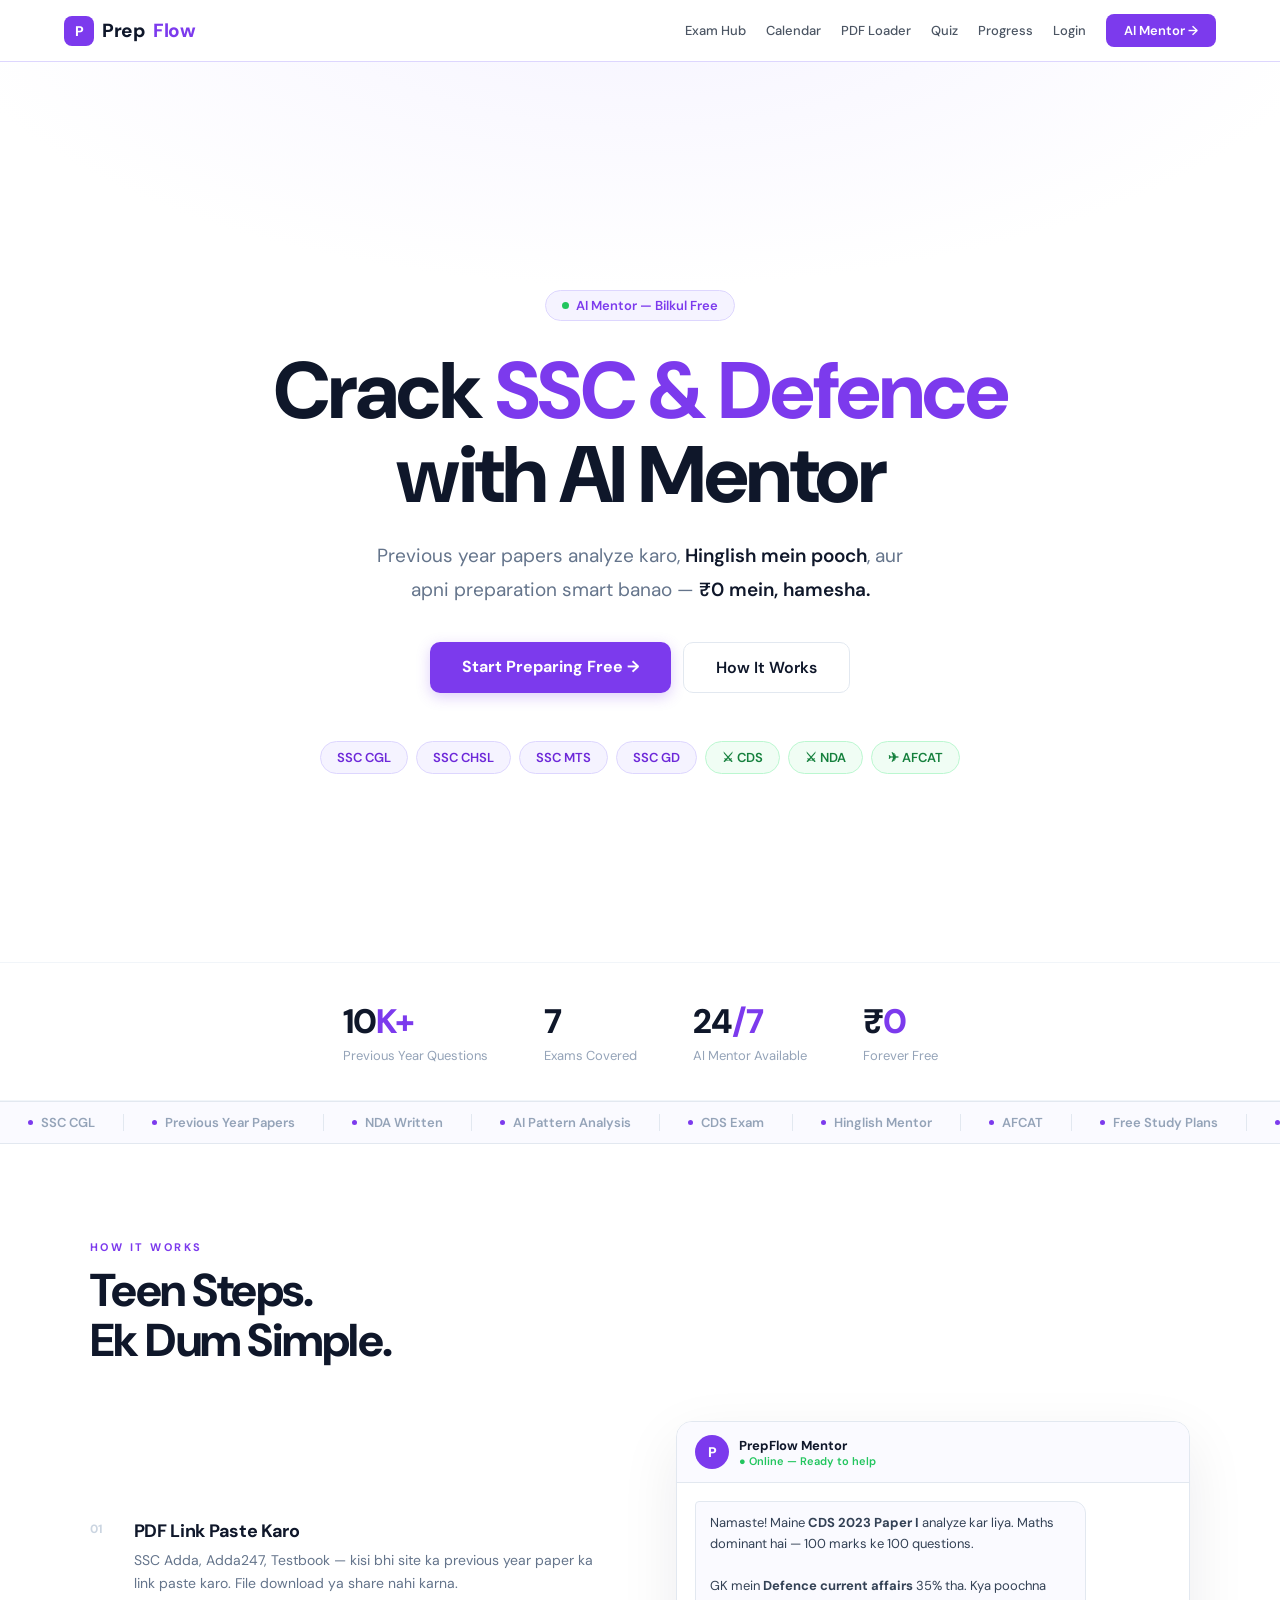
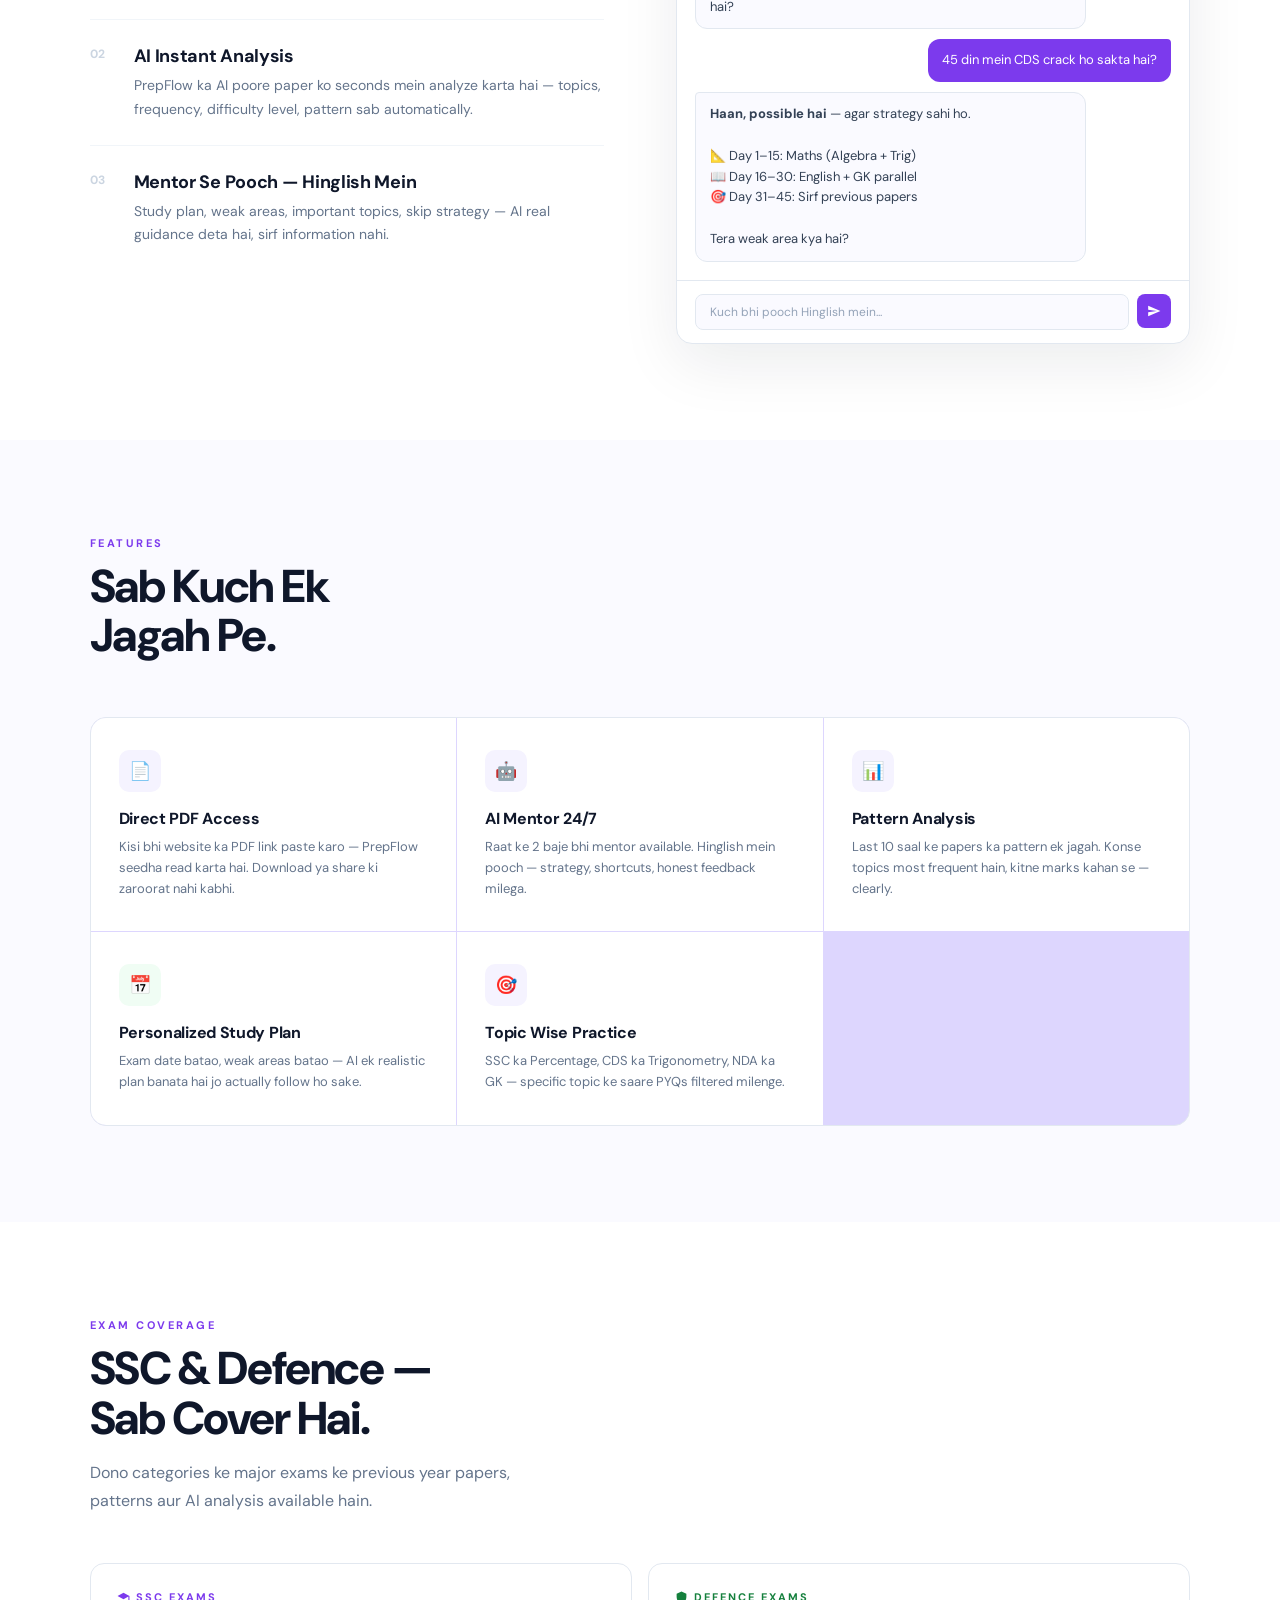
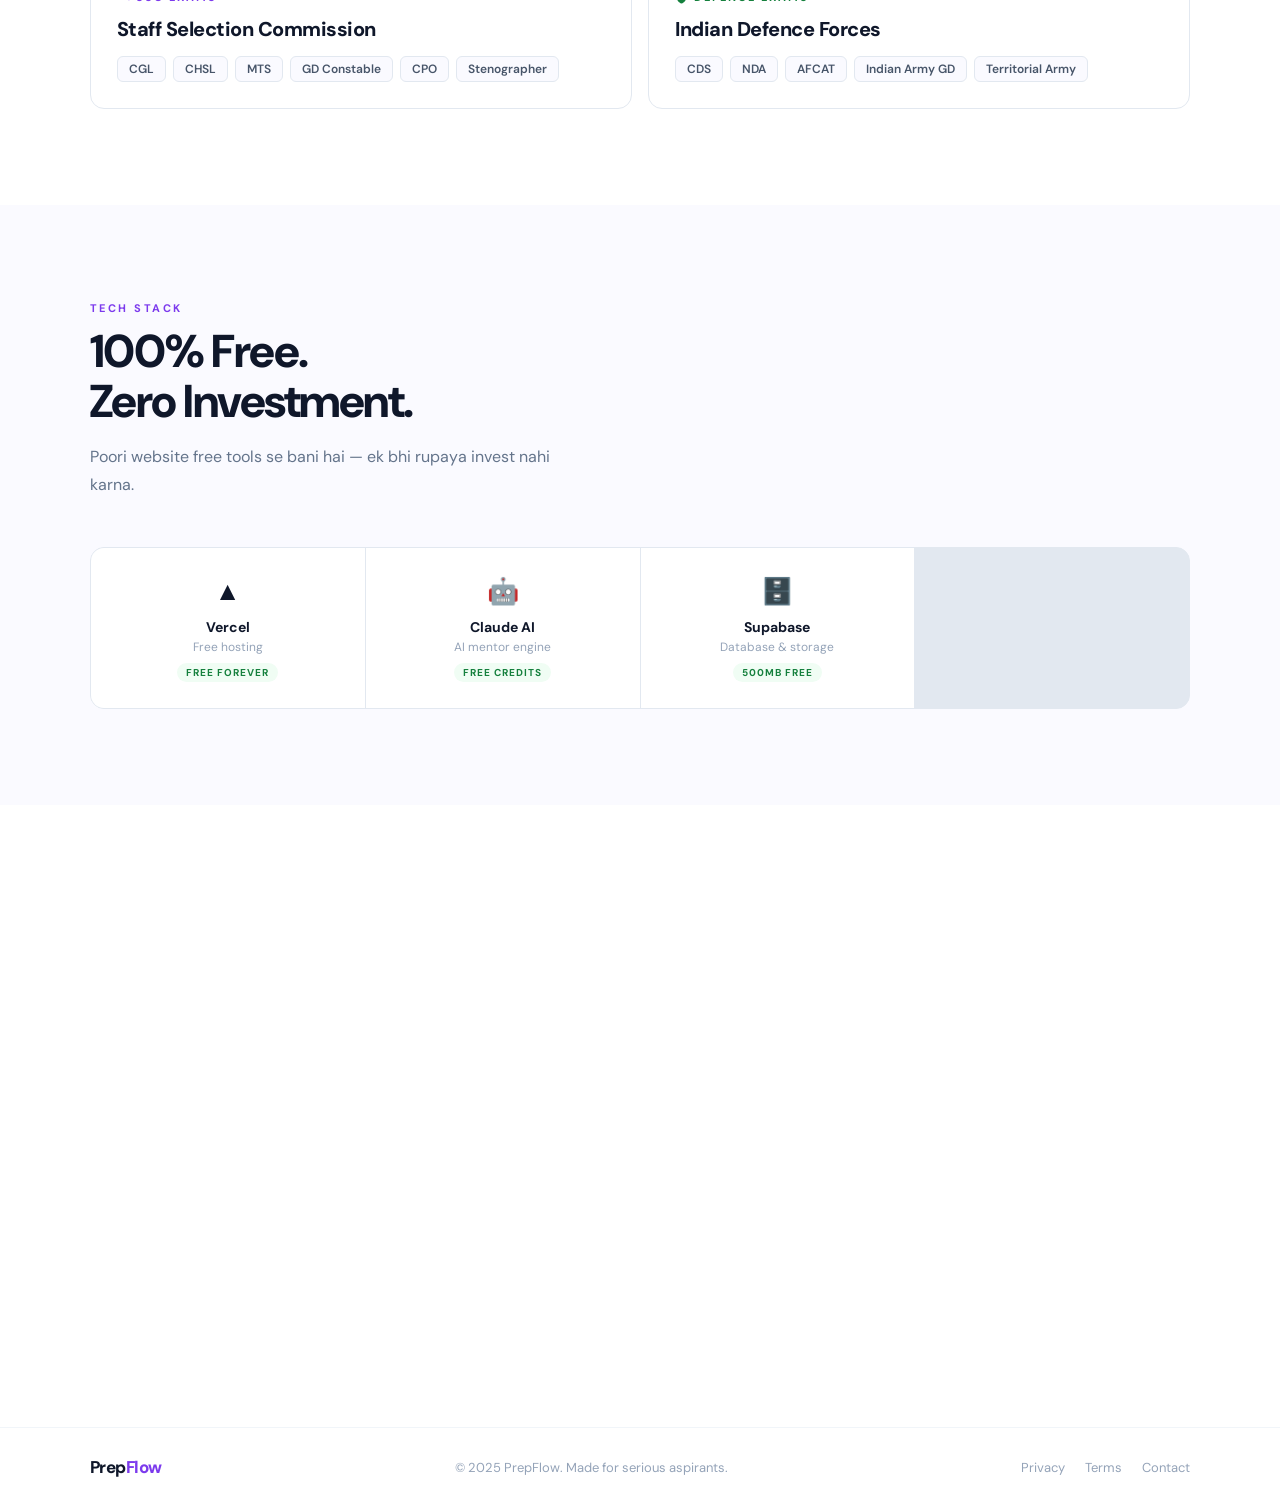
<file: index.html>
<!DOCTYPE html>
<html lang="en">
<head>
<meta charset="UTF-8"/>
<meta name="viewport" content="width=device-width, initial-scale=1.0"/>
<title>PrepFlow — AI Exam Mentor</title>
<link href="https://fonts.googleapis.com/css2?family=DM+Sans:ital,opsz,wght@0,9..40,300;0,9..40,400;0,9..40,500;0,9..40,600;0,9..40,700;0,9..40,800&display=swap" rel="stylesheet"/>
<style>
*{box-sizing:border-box;margin:0;padding:0}
html{scroll-behavior:smooth}
body{font-family:'DM Sans',sans-serif;background:#fff;color:#0F172A;overflow-x:hidden}

/* NAV */
nav{position:fixed;top:0;left:0;right:0;z-index:100;height:64px;display:flex;align-items:center;justify-content:space-between;padding:0 7%;background:rgba(255,255,255,0.92);backdrop-filter:blur(16px);border-bottom:1px solid #E2E8F0}
.logo{font-size:20px;font-weight:800;color:#0F172A;text-decoration:none;letter-spacing:-0.5px}
.logo span{color:#7C3AED}
.nav-links{display:flex;gap:32px;list-style:none}
.nav-links a{font-size:14px;font-weight:500;color:#64748B;text-decoration:none;transition:color .2s}
.nav-links a:hover{color:#0F172A}
.btn-nav{background:#7C3AED;color:#fff;padding:9px 22px;border-radius:8px;font-size:14px;font-weight:600;text-decoration:none;transition:background .2s}
.btn-nav:hover{background:#6D28D9}

/* HERO */
.hero{min-height:100vh;display:flex;flex-direction:column;align-items:center;justify-content:center;padding:100px 7% 60px;text-align:center;position:relative;background:#fff}
.hero-bg{position:absolute;inset:0;background:radial-gradient(ellipse 80% 50% at 50% -10%,#F5F3FF 0%,transparent 70%);pointer-events:none}
.badge{display:inline-flex;align-items:center;gap:7px;background:#F5F3FF;border:1px solid #DDD6FE;border-radius:100px;padding:6px 16px;margin-bottom:28px;font-size:13px;font-weight:600;color:#7C3AED;position:relative;z-index:1;animation:up .6s ease both}
.badge-dot{width:7px;height:7px;background:#22C55E;border-radius:50%;animation:ping 2s infinite}
@keyframes ping{0%,100%{opacity:1;box-shadow:0 0 0 0 rgba(34,197,94,.4)}50%{opacity:.8;box-shadow:0 0 0 5px rgba(34,197,94,0)}}
h1{font-size:clamp(40px,6.5vw,80px);font-weight:800;line-height:1.05;letter-spacing:-2.5px;color:#0F172A;margin-bottom:22px;position:relative;z-index:1;animation:up .6s .08s ease both}
h1 .blue{color:#7C3AED}
.hero-p{font-size:clamp(16px,1.8vw,19px);color:#64748B;max-width:540px;line-height:1.75;margin-bottom:36px;position:relative;z-index:1;animation:up .6s .16s ease both}
.hero-p strong{color:#0F172A;font-weight:600}
.btns{display:flex;gap:12px;justify-content:center;flex-wrap:wrap;position:relative;z-index:1;animation:up .6s .24s ease both}
.btn-primary{background:#7C3AED;color:#fff;padding:14px 32px;border-radius:10px;font-size:16px;font-weight:700;text-decoration:none;transition:all .2s;box-shadow:0 4px 14px rgba(124,58,237,.25)}
.btn-primary:hover{background:#6D28D9;transform:translateY(-2px);box-shadow:0 8px 22px rgba(124,58,237,.35)}
.btn-outline{background:#fff;color:#0F172A;padding:14px 32px;border-radius:10px;font-size:16px;font-weight:600;text-decoration:none;border:1.5px solid #E2E8F0;transition:all .2s}
.btn-outline:hover{border-color:#CBD5E1;transform:translateY(-2px)}
.pills{display:flex;gap:8px;flex-wrap:wrap;justify-content:center;margin-top:48px;position:relative;z-index:1;animation:up .6s .32s ease both}
.pill{padding:7px 16px;border-radius:100px;font-size:13px;font-weight:600;border:1.5px solid}
.pill-ssc{background:#F5F3FF;border-color:#DDD6FE;color:#6D28D9}
.pill-def{background:#F0FDF4;border-color:#BBF7D0;color:#15803D}

/* STATS */
.stats{display:flex;justify-content:center;gap:56px;flex-wrap:wrap;padding:36px 7%;border-top:1px solid #F1F5F9;border-bottom:1px solid #F1F5F9}
.stat-n{font-size:34px;font-weight:800;color:#0F172A;letter-spacing:-1px}
.stat-n span{color:#7C3AED}
.stat-l{font-size:13px;color:#94A3B8;margin-top:3px}

/* MARQUEE */
.mq-wrap{overflow:hidden;background:#FAFAFF;border-top:1px solid #E2E8F0;border-bottom:1px solid #E2E8F0;padding:12px 0}
.mq{display:flex;width:max-content;animation:mq 25s linear infinite}
@keyframes mq{from{transform:translateX(0)}to{transform:translateX(-50%)}}
.mq-item{display:flex;align-items:center;gap:8px;padding:0 28px;border-right:1px solid #E2E8F0;font-size:13px;font-weight:600;color:#94A3B8;white-space:nowrap}
.mq-item .d{width:5px;height:5px;border-radius:50%;background:#7C3AED}

/* SECTIONS */
.sec{padding:96px 7%}
.sec-alt{background:#FAFAFF}
.tag{font-size:11px;font-weight:700;letter-spacing:2.5px;text-transform:uppercase;color:#7C3AED;margin-bottom:12px}
.sec-h{font-size:clamp(28px,4vw,46px);font-weight:800;letter-spacing:-1.5px;color:#0F172A;line-height:1.08;margin-bottom:16px}
.sec-p{font-size:16px;color:#64748B;line-height:1.75;max-width:460px}

/* HOW */
.how-grid{display:grid;grid-template-columns:1fr 1fr;gap:72px;align-items:center;margin-top:56px}
.step{display:flex;gap:20px;padding:24px 0;border-bottom:1px solid #F1F5F9}
.step:last-child{border-bottom:none}
.step-n{font-size:12px;font-weight:700;color:#CBD5E1;min-width:24px;padding-top:2px}
.step h3{font-size:18px;font-weight:700;color:#0F172A;margin-bottom:6px;letter-spacing:-.3px}
.step p{font-size:14px;color:#64748B;line-height:1.65}

/* CHAT CARD */
.chat-card{background:#fff;border:1px solid #E2E8F0;border-radius:16px;overflow:hidden;box-shadow:0 20px 60px rgba(15,23,42,.08)}
.chat-bar{background:#FAFAFF;border-bottom:1px solid #E2E8F0;padding:13px 18px;display:flex;align-items:center;gap:10px}
.chat-av{width:34px;height:34px;border-radius:50%;background:#7C3AED;display:flex;align-items:center;justify-content:center;font-size:14px;font-weight:800;color:#fff}
.chat-bar h4{font-size:13px;font-weight:700;color:#0F172A}
.chat-bar p{font-size:11px;color:#22C55E;font-weight:600}
.chat-msgs{padding:18px;display:flex;flex-direction:column;gap:10px}
.cm{max-width:82%;padding:11px 14px;font-size:13px;line-height:1.6;border-radius:12px}
.cm.ai{background:#FAFAFF;color:#334155;border:1px solid #E2E8F0;border-radius:4px 12px 12px 12px}
.cm.user{background:#7C3AED;color:#fff;align-self:flex-end;border-radius:12px 4px 12px 12px}
.cm strong{font-weight:700}
.chat-in{padding:13px 18px;border-top:1px solid #E2E8F0;display:flex;gap:8px}
.ci{flex:1;background:#FAFAFF;border:1px solid #E2E8F0;border-radius:8px;padding:9px 14px;font-size:12px;color:#94A3B8;font-family:'DM Sans',sans-serif}
.cs{width:34px;height:34px;background:#7C3AED;border-radius:8px;display:flex;align-items:center;justify-content:center}

/* FEATURES */
.feat-grid{display:grid;grid-template-columns:repeat(3,1fr);gap:1px;background:#DDD6FE;border:1px solid #E2E8F0;border-radius:16px;overflow:hidden;margin-top:56px}
.fc{background:#fff;padding:32px 28px;transition:background .2s}
.fc:hover{background:#FAFAFF}
.fi{width:42px;height:42px;border-radius:10px;display:flex;align-items:center;justify-content:center;font-size:18px;margin-bottom:16px}
.fi-b{background:#F5F3FF}
.fi-g{background:#F0FDF4}
.fc h3{font-size:16px;font-weight:700;color:#0F172A;margin-bottom:8px;letter-spacing:-.3px}
.fc p{font-size:13px;color:#64748B;line-height:1.6}

/* EXAMS */
.ex-grid{display:grid;grid-template-columns:1fr 1fr;gap:16px;margin-top:48px}
.ex-card{background:#fff;border:1.5px solid #E2E8F0;border-radius:14px;padding:26px;transition:all .2s}
.ex-card:hover{border-color:#DDD6FE;transform:translateY(-3px);box-shadow:0 12px 32px rgba(124,58,237,.08)}
.ex-lbl{font-size:11px;font-weight:700;letter-spacing:2px;text-transform:uppercase;margin-bottom:12px;display:flex;align-items:center;gap:6px}
.lb-ssc{color:#7C3AED}
.lb-def{color:#15803D}
.ex-card h3{font-size:20px;font-weight:800;color:#0F172A;margin-bottom:14px;letter-spacing:-.5px}
.tags{display:flex;gap:7px;flex-wrap:wrap}
.t{background:#FAFAFF;border:1px solid #E2E8F0;border-radius:6px;padding:4px 11px;font-size:12px;font-weight:600;color:#475569}

/* STACK */
.stack-grid{display:grid;grid-template-columns:repeat(4,1fr);gap:1px;background:#E2E8F0;border:1px solid #E2E8F0;border-radius:14px;overflow:hidden;margin-top:48px}
.sc{background:#fff;padding:26px 20px;text-align:center}
.sc-logo{font-size:26px;margin-bottom:10px}
.sc h4{font-size:14px;font-weight:700;color:#0F172A;margin-bottom:3px}
.sc p{font-size:12px;color:#94A3B8}
.free-pill{display:inline-block;background:#F0FDF4;color:#15803D;font-size:10px;font-weight:700;letter-spacing:1px;padding:3px 9px;border-radius:100px;margin-top:8px}

/* CTA */
.cta-sec{padding:100px 7%;background:#fff}
.cta-box{max-width:640px;margin:0 auto;text-align:center;background:#F5F3FF;border:1.5px solid #DDD6FE;border-radius:24px;padding:64px 48px}
.cta-box h2{font-size:clamp(28px,4vw,44px);font-weight:800;letter-spacing:-1.5px;color:#0F172A;margin-bottom:14px;line-height:1.1}
.cta-box p{font-size:16px;color:#475569;margin-bottom:32px;line-height:1.7}
.cta-note{font-size:13px;color:#94A3B8;margin-top:14px}
.cta-note strong{color:#22C55E}

/* FOOTER */
footer{border-top:1px solid #F1F5F9;padding:28px 7%;display:flex;justify-content:space-between;align-items:center;flex-wrap:wrap;gap:12px}
.fl{font-size:17px;font-weight:800;color:#0F172A;letter-spacing:-.5px}
.fl span{color:#7C3AED}
footer p{font-size:13px;color:#94A3B8}
.flinks{display:flex;gap:20px}
.flinks a{font-size:13px;color:#94A3B8;text-decoration:none;transition:color .2s}
.flinks a:hover{color:#0F172A}

@keyframes up{from{opacity:0;transform:translateY(18px)}to{opacity:1;transform:translateY(0)}}
.rv{opacity:0;transform:translateY(20px);transition:opacity .6s ease,transform .6s ease}
.rv.in{opacity:1;transform:none}

@media(max-width:900px){
  .how-grid{grid-template-columns:1fr}
  .feat-grid{grid-template-columns:1fr}
  .ex-grid{grid-template-columns:1fr}
  .stack-grid{grid-template-columns:1fr 1fr}
  .nav-links{display:none}
  .cta-box{padding:44px 28px}
}
@media(max-width:580px){
  .stats{gap:28px}
  .stack-grid{grid-template-columns:1fr}
  .btns{flex-direction:column;align-items:center}
}
</style>
</head>
<body>

<nav style="background:rgba(255,255,255,0.95);border-bottom:1px solid #DDD6FE;padding:0 5%;height:62px;display:flex;align-items:center;justify-content:space-between;position:sticky;top:0;z-index:100;backdrop-filter:blur(16px)">
  <a href="prepflow_v3.html" style="font-size:19px;font-weight:800;color:#0F172A;text-decoration:none;letter-spacing:-.5px;display:flex;align-items:center;gap:8px">
    <div style="width:30px;height:30px;background:#7C3AED;border-radius:8px;display:flex;align-items:center;justify-content:center;color:white;font-size:14px;font-weight:800">P</div>
    Prep<span style="color:#7C3AED">Flow</span>
  </a>
  <div style="display:flex;gap:20px;align-items:center">
    <a href="prepflow_exams.html" style="font-size:13px;font-weight:500;color:#4B5563;text-decoration:none">Exam Hub</a>
    <a href="prepflow_calendar.html" style="font-size:13px;font-weight:500;color:#4B5563;text-decoration:none">Calendar</a>
    <a href="prepflow_pdfloader.html" style="font-size:13px;font-weight:500;color:#4B5563;text-decoration:none">PDF Loader</a>
    <a href="prepflow_quiz.html" style="font-size:13px;font-weight:500;color:#4B5563;text-decoration:none">Quiz</a>
    <a href="prepflow_progress.html" style="font-size:13px;font-weight:500;color:#4B5563;text-decoration:none">Progress</a>
    <a href="prepflow_auth.html" style="font-size:13px;font-weight:500;color:#4B5563;text-decoration:none">Login</a>
    <a href="prepflow_chat.html" style="background:#7C3AED;color:#fff;padding:8px 18px;border-radius:8px;font-size:13px;font-weight:600;text-decoration:none">AI Mentor →</a>
  </div>
</nav>

<section class="hero">
  <div class="hero-bg"></div>
  <div class="badge"><span class="badge-dot"></span>AI Mentor — Bilkul Free</div>
  <h1>Crack <span class="blue">SSC & Defence</span><br/>with AI Mentor</h1>
  <p class="hero-p">Previous year papers analyze karo, <strong>Hinglish mein pooch</strong>, aur apni preparation smart banao — <strong>₹0 mein, hamesha.</strong></p>
  <div class="btns">
    <a href="#start" class="btn-primary">Start Preparing Free →</a>
    <a href="#how" class="btn-outline">How It Works</a>
  </div>
  <div class="pills">
    <span class="pill pill-ssc">SSC CGL</span>
    <span class="pill pill-ssc">SSC CHSL</span>
    <span class="pill pill-ssc">SSC MTS</span>
    <span class="pill pill-ssc">SSC GD</span>
    <span class="pill pill-def">⚔ CDS</span>
    <span class="pill pill-def">⚔ NDA</span>
    <span class="pill pill-def">✈ AFCAT</span>
  </div>
</section>

<div class="stats">
  <div class="rv"><div class="stat-n">10<span>K+</span></div><div class="stat-l">Previous Year Questions</div></div>
  <div class="rv"><div class="stat-n">7</div><div class="stat-l">Exams Covered</div></div>
  <div class="rv"><div class="stat-n">24<span>/7</span></div><div class="stat-l">AI Mentor Available</div></div>
  <div class="rv"><div class="stat-n">₹<span>0</span></div><div class="stat-l">Forever Free</div></div>
</div>

<div class="mq-wrap">
  <div class="mq">
    <div class="mq-item"><span class="d"></span>SSC CGL</div><div class="mq-item"><span class="d"></span>Previous Year Papers</div>
    <div class="mq-item"><span class="d"></span>NDA Written</div><div class="mq-item"><span class="d"></span>AI Pattern Analysis</div>
    <div class="mq-item"><span class="d"></span>CDS Exam</div><div class="mq-item"><span class="d"></span>Hinglish Mentor</div>
    <div class="mq-item"><span class="d"></span>AFCAT</div><div class="mq-item"><span class="d"></span>Free Study Plans</div>
    <div class="mq-item"><span class="d"></span>SSC CHSL</div><div class="mq-item"><span class="d"></span>Topic Wise Analysis</div>
    <div class="mq-item"><span class="d"></span>SSC MTS</div><div class="mq-item"><span class="d"></span>Zero Investment</div>
    <div class="mq-item"><span class="d"></span>SSC CGL</div><div class="mq-item"><span class="d"></span>Previous Year Papers</div>
    <div class="mq-item"><span class="d"></span>NDA Written</div><div class="mq-item"><span class="d"></span>AI Pattern Analysis</div>
    <div class="mq-item"><span class="d"></span>CDS Exam</div><div class="mq-item"><span class="d"></span>Hinglish Mentor</div>
    <div class="mq-item"><span class="d"></span>AFCAT</div><div class="mq-item"><span class="d"></span>Free Study Plans</div>
    <div class="mq-item"><span class="d"></span>SSC CHSL</div><div class="mq-item"><span class="d"></span>Topic Wise Analysis</div>
    <div class="mq-item"><span class="d"></span>SSC MTS</div><div class="mq-item"><span class="d"></span>Zero Investment</div>
  </div>
</div>

<section class="sec" id="how">
  <div class="tag">How It Works</div>
  <div class="sec-h">Teen Steps.<br/>Ek Dum Simple.</div>
  <div class="how-grid">
    <div>
      <div class="step rv">
        <div class="step-n">01</div>
        <div>
          <h3>PDF Link Paste Karo</h3>
          <p>SSC Adda, Adda247, Testbook — kisi bhi site ka previous year paper ka link paste karo. File download ya share nahi karna.</p>
        </div>
      </div>
      <div class="step rv">
        <div class="step-n">02</div>
        <div>
          <h3>AI Instant Analysis</h3>
          <p>PrepFlow ka AI poore paper ko seconds mein analyze karta hai — topics, frequency, difficulty level, pattern sab automatically.</p>
        </div>
      </div>
      <div class="step rv">
        <div class="step-n">03</div>
        <div>
          <h3>Mentor Se Pooch — Hinglish Mein</h3>
          <p>Study plan, weak areas, important topics, skip strategy — AI real guidance deta hai, sirf information nahi.</p>
        </div>
      </div>
    </div>
    <div class="chat-card rv">
      <div class="chat-bar">
        <div class="chat-av">P</div>
        <div>
          <h4>PrepFlow Mentor</h4>
          <p>● Online — Ready to help</p>
        </div>
      </div>
      <div class="chat-msgs">
        <div class="cm ai">Namaste! Maine <strong>CDS 2023 Paper I</strong> analyze kar liya. Maths dominant hai — 100 marks ke 100 questions.<br/><br/>GK mein <strong>Defence current affairs</strong> 35% tha. Kya poochna hai?</div>
        <div class="cm user">45 din mein CDS crack ho sakta hai?</div>
        <div class="cm ai"><strong>Haan, possible hai</strong> — agar strategy sahi ho.<br/><br/>📐 Day 1–15: Maths (Algebra + Trig)<br/>📖 Day 16–30: English + GK parallel<br/>🎯 Day 31–45: Sirf previous papers<br/><br/>Tera weak area kya hai?</div>
      </div>
      <div class="chat-in">
        <div class="ci">Kuch bhi pooch Hinglish mein...</div>
        <div class="cs"><svg width="14" height="14" viewBox="0 0 24 24" fill="#fff"><path d="M2 21l21-9L2 3v7l15 2-15 2z"/></svg></div>
      </div>
    </div>
  </div>
</section>

<section class="sec sec-alt" id="features">
  <div class="tag">Features</div>
  <div class="sec-h">Sab Kuch Ek<br/>Jagah Pe.</div>
  <div class="feat-grid">
    <div class="fc rv">
      <div class="fi fi-b">📄</div>
      <h3>Direct PDF Access</h3>
      <p>Kisi bhi website ka PDF link paste karo — PrepFlow seedha read karta hai. Download ya share ki zaroorat nahi kabhi.</p>
    </div>
    <div class="fc rv">
      <div class="fi fi-b">🤖</div>
      <h3>AI Mentor 24/7</h3>
      <p>Raat ke 2 baje bhi mentor available. Hinglish mein pooch — strategy, shortcuts, honest feedback milega.</p>
    </div>
    <div class="fc rv">
      <div class="fi fi-b">📊</div>
      <h3>Pattern Analysis</h3>
      <p>Last 10 saal ke papers ka pattern ek jagah. Konse topics most frequent hain, kitne marks kahan se — clearly.</p>
    </div>
    <div class="fc rv">
      <div class="fi fi-g">📅</div>
      <h3>Personalized Study Plan</h3>
      <p>Exam date batao, weak areas batao — AI ek realistic plan banata hai jo actually follow ho sake.</p>
    </div>
    <div class="fc rv">
      <div class="fi fi-b">🎯</div>
      <h3>Topic Wise Practice</h3>
      <p>SSC ka Percentage, CDS ka Trigonometry, NDA ka GK — specific topic ke saare PYQs filtered milenge.</p>
    </div>
    <div class="fc rv">
      <div class="fi fi-g">⚡</div>
      <h3>Hamesha Free</h3>
      <p>Koi subscription nahi. Koi hidden charge nahi. Koi credit card nahi. Bas study karo.</p>
    </div>
  </div>
</section>

<section class="sec" id="exams">
  <div class="tag">Exam Coverage</div>
  <div class="sec-h">SSC & Defence —<br/>Sab Cover Hai.</div>
  <p class="sec-p">Dono categories ke major exams ke previous year papers, patterns aur AI analysis available hain.</p>
  <div class="ex-grid">
    <div class="ex-card rv">
      <div class="ex-lbl lb-ssc">
        <svg width="13" height="13" viewBox="0 0 24 24" fill="currentColor"><path d="M12 3L1 9l11 6 9-4.91V17h2V9L12 3z"/></svg>
        SSC Exams
      </div>
      <h3>Staff Selection Commission</h3>
      <div class="tags">
        <span class="t">CGL</span><span class="t">CHSL</span><span class="t">MTS</span>
        <span class="t">GD Constable</span><span class="t">CPO</span><span class="t">Stenographer</span>
      </div>
    </div>
    <div class="ex-card rv">
      <div class="ex-lbl lb-def">
        <svg width="13" height="13" viewBox="0 0 24 24" fill="currentColor"><path d="M12 1L3 5v6c0 5.55 3.84 10.74 9 12 5.16-1.26 9-6.45 9-12V5l-9-4z"/></svg>
        Defence Exams
      </div>
      <h3>Indian Defence Forces</h3>
      <div class="tags">
        <span class="t">CDS</span><span class="t">NDA</span><span class="t">AFCAT</span>
        <span class="t">Indian Army GD</span><span class="t">Territorial Army</span>
      </div>
    </div>
  </div>
</section>

<section class="sec sec-alt">
  <div class="tag">Tech Stack</div>
  <div class="sec-h">100% Free.<br/>Zero Investment.</div>
  <p class="sec-p">Poori website free tools se bani hai — ek bhi rupaya invest nahi karna.</p>
  <div class="stack-grid">
    <div class="sc rv"><div class="sc-logo">▲</div><h4>Vercel</h4><p>Free hosting</p><span class="free-pill">FREE FOREVER</span></div>
    <div class="sc rv"><div class="sc-logo">🤖</div><h4>Claude AI</h4><p>AI mentor engine</p><span class="free-pill">FREE CREDITS</span></div>
    <div class="sc rv"><div class="sc-logo">🗄️</div><h4>Supabase</h4><p>Database & storage</p><span class="free-pill">500MB FREE</span></div>
    <div class="sc rv"><div class="sc-logo">📄</div><h4>PDF.js</h4><p>PDF reading</p><span class="free-pill">OPEN SOURCE</span></div>
  </div>
</section>

<section class="cta-sec" id="start">
  <div class="cta-box rv">
    <h2>Aaj se shuru karo.<br/>Free mein.</h2>
    <p>SSC ya Defence — jo bhi exam ho, AI mentor hamesha ready hai. Raat ke 2 baje bhi.</p>
    <a href="#" class="btn-primary" style="font-size:17px;padding:16px 40px" onclick="alert('AI Mentor jald aa raha hai — Step 2 build ho raha hai! 🚀');return false">Mentor Se Baat Karo →</a>
    <p class="cta-note"><strong>✓ No signup</strong> &nbsp;·&nbsp; <strong>✓ No credit card</strong> &nbsp;·&nbsp; <strong>✓ Always free</strong></p>
  </div>
</section>

<footer>
  <div class="fl">Prep<span>Flow</span></div>
  <p>© 2025 PrepFlow. Made for serious aspirants.</p>
  <div class="flinks">
    <a href="#">Privacy</a>
    <a href="#">Terms</a>
    <a href="#">Contact</a>
  </div>
</footer>

<script>
const io=new IntersectionObserver(entries=>{
  entries.forEach((e,i)=>{if(e.isIntersecting)setTimeout(()=>e.target.classList.add('in'),i*80)})
},{threshold:0.1});
document.querySelectorAll('.rv').forEach(el=>io.observe(el));
</script>
</body>
</html>
</file>
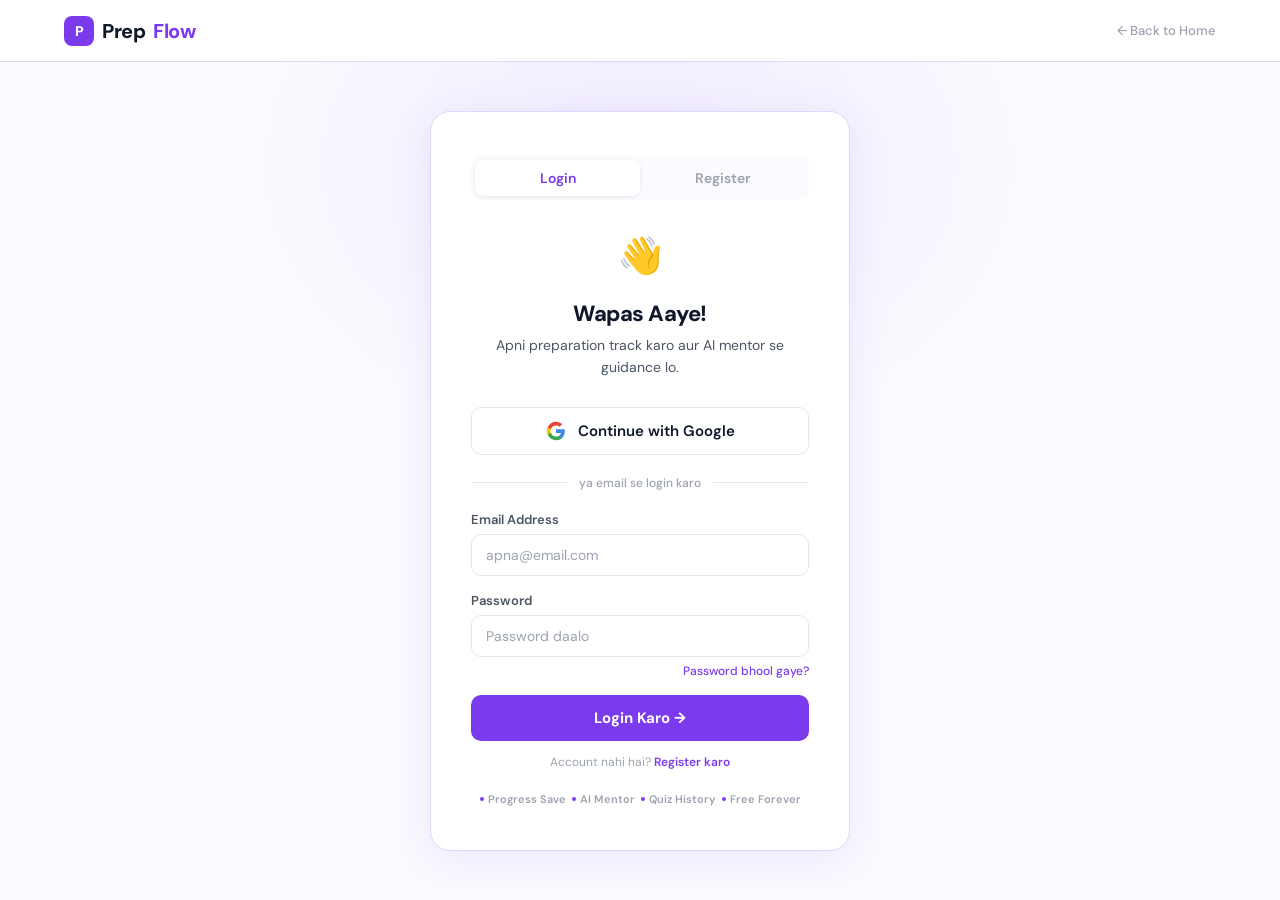
<file: prepflow_auth.html>
<!DOCTYPE html>
<html lang="en">
<head>
<meta charset="UTF-8"/>
<meta name="viewport" content="width=device-width, initial-scale=1.0"/>
<title>PrepFlow — Login</title>
<link href="https://fonts.googleapis.com/css2?family=DM+Sans:opsz,wght@9..40,400;9..40,500;9..40,600;9..40,700;9..40,800&display=swap" rel="stylesheet"/>
<style>
*{box-sizing:border-box;margin:0;padding:0}
:root{--brand:#7C3AED;--brand-dark:#6D28D9;--brand-light:#8B5CF6;--brand-dim:rgba(124,58,237,0.08);--brand-border:rgba(124,58,237,0.2);--bg:#FAFAFF;--surface:#fff;--border:#E5E7EB;--border2:#DDD6FE;--text:#0F172A;--text2:#4B5563;--text3:#9CA3AF}
html,body{height:100%;font-family:'DM Sans',sans-serif;background:var(--bg);color:var(--text)}

nav{background:rgba(255,255,255,0.95);border-bottom:1px solid var(--border2);padding:0 5%;height:62px;display:flex;align-items:center;justify-content:space-between;backdrop-filter:blur(16px)}
.logo{font-size:20px;font-weight:800;color:var(--text);text-decoration:none;letter-spacing:-.5px;display:flex;align-items:center;gap:8px}
.logo-mark{width:30px;height:30px;background:var(--brand);border-radius:8px;display:flex;align-items:center;justify-content:center;color:white;font-size:14px;font-weight:800}
.logo span{color:var(--brand)}

.auth-wrap{min-height:calc(100vh - 62px);display:flex;align-items:center;justify-content:center;padding:40px 20px;position:relative;overflow:hidden}
.auth-wrap::before{content:'';position:absolute;top:-200px;left:50%;transform:translateX(-50%);width:800px;height:600px;background:radial-gradient(ellipse,rgba(124,58,237,0.08) 0%,transparent 70%);pointer-events:none}

.auth-card{background:#fff;border:1px solid var(--border2);border-radius:20px;padding:44px 40px;width:100%;max-width:420px;box-shadow:0 8px 40px rgba(124,58,237,0.10);position:relative;z-index:1}

/* TABS */
.auth-tabs{display:flex;background:var(--bg);border-radius:10px;padding:4px;margin-bottom:32px}
.auth-tab{flex:1;padding:9px;border-radius:8px;border:none;background:transparent;font-size:14px;font-weight:600;color:var(--text3);cursor:pointer;font-family:'DM Sans',sans-serif;transition:all .2s}
.auth-tab.active{background:#fff;color:var(--brand);box-shadow:0 1px 4px rgba(0,0,0,0.08)}

.auth-icon{text-align:center;margin-bottom:20px;font-size:36px}
.auth-title{font-size:22px;font-weight:800;letter-spacing:-.5px;text-align:center;margin-bottom:6px}
.auth-sub{font-size:14px;color:var(--text2);text-align:center;line-height:1.6;margin-bottom:28px}

/* GOOGLE BTN */
.google-btn{width:100%;display:flex;align-items:center;justify-content:center;gap:12px;padding:13px;border:1.5px solid var(--border);border-radius:10px;background:#fff;font-size:15px;font-weight:600;color:var(--text);cursor:pointer;transition:all .2s;font-family:'DM Sans',sans-serif;margin-bottom:20px}
.google-btn:hover{border-color:var(--brand-border);background:var(--brand-dim);color:var(--brand)}
.google-icon{width:20px;height:20px}

.divider{display:flex;align-items:center;gap:12px;color:var(--text3);font-size:12px;font-weight:500;margin-bottom:20px}
.divider::before,.divider::after{content:'';flex:1;height:1px;background:var(--border)}

/* FORM */
.form-group{margin-bottom:16px}
.form-label{font-size:13px;font-weight:600;color:var(--text2);margin-bottom:6px;display:block}
.form-input{width:100%;padding:11px 14px;border:1.5px solid var(--border);border-radius:10px;font-size:14px;font-family:'DM Sans',sans-serif;color:var(--text);outline:none;transition:border .2s;background:#fff}
.form-input:focus{border-color:#A78BFA}
.form-input::placeholder{color:var(--text3)}

.forgot{font-size:12px;color:var(--brand);text-decoration:none;font-weight:500;display:block;text-align:right;margin-top:-10px;margin-bottom:16px}

.submit-btn{width:100%;padding:13px;background:var(--brand);color:#fff;border:none;border-radius:10px;font-size:15px;font-weight:700;cursor:pointer;font-family:'DM Sans',sans-serif;transition:all .2s;margin-bottom:12px}
.submit-btn:hover{background:var(--brand-dark);transform:translateY(-1px)}
.submit-btn:active{transform:translateY(0)}

.auth-note{font-size:12px;color:var(--text3);text-align:center;line-height:1.6}
.auth-note a{color:var(--brand);font-weight:600;text-decoration:none}

/* BENEFITS */
.benefits{display:flex;flex-direction:column;gap:10px;margin-bottom:24px}
.benefit{display:flex;align-items:center;gap:10px;font-size:13px;color:var(--text2)}
.benefit-icon{width:28px;height:28px;border-radius:8px;background:var(--brand-dim);display:flex;align-items:center;justify-content:center;font-size:13px;flex-shrink:0}

/* SUCCESS STATE */
.success-screen{display:none;text-align:center;padding:20px 0}
.success-screen.show{display:block}
.success-icon{font-size:52px;margin-bottom:16px}
.success-screen h2{font-size:22px;font-weight:800;margin-bottom:8px}
.success-screen p{font-size:14px;color:var(--text2);line-height:1.6;margin-bottom:24px}
.go-btn{display:inline-block;background:var(--brand);color:#fff;padding:12px 32px;border-radius:10px;font-size:15px;font-weight:700;text-decoration:none;transition:background .2s}
.go-btn:hover{background:var(--brand-dark)}

.form-screen{}

/* FEATURES STRIP */
.features-strip{display:flex;gap:6px;justify-content:center;flex-wrap:wrap;margin-top:20px}
.fs-item{font-size:11px;font-weight:600;color:var(--text3);display:flex;align-items:center;gap:4px}
.fs-dot{width:4px;height:4px;background:var(--brand);border-radius:50%}

@media(max-width:480px){.auth-card{padding:32px 24px}}
</style>
</head>
<body>
<nav>
  <a class="logo" href="prepflow_v3.html">
    <div class="logo-mark">P</div>
    Prep<span>Flow</span>
  </a>
  <a href="prepflow_v3.html" style="font-size:13px;color:#9CA3AF;text-decoration:none;font-weight:500">← Back to Home</a>
</nav>

<div class="auth-wrap">
  <div class="auth-card">
    <!-- TABS -->
    <div class="auth-tabs">
      <button class="auth-tab active" onclick="showTab('login',this)">Login</button>
      <button class="auth-tab" onclick="showTab('register',this)">Register</button>
    </div>

    <!-- LOGIN FORM -->
    <div class="form-screen" id="loginScreen">
      <div class="auth-icon">👋</div>
      <div class="auth-title">Wapas Aaye!</div>
      <div class="auth-sub">Apni preparation track karo aur AI mentor se guidance lo.</div>

      <button class="google-btn" onclick="googleLogin()">
        <svg class="google-icon" viewBox="0 0 24 24"><path fill="#4285F4" d="M22.56 12.25c0-.78-.07-1.53-.2-2.25H12v4.26h5.92c-.26 1.37-1.04 2.53-2.21 3.31v2.77h3.57c2.08-1.92 3.28-4.74 3.28-8.09z"/><path fill="#34A853" d="M12 23c2.97 0 5.46-.98 7.28-2.66l-3.57-2.77c-.98.66-2.23 1.06-3.71 1.06-2.86 0-5.29-1.93-6.16-4.53H2.18v2.84C3.99 20.53 7.7 23 12 23z"/><path fill="#FBBC05" d="M5.84 14.09c-.22-.66-.35-1.36-.35-2.09s.13-1.43.35-2.09V7.07H2.18C1.43 8.55 1 10.22 1 12s.43 3.45 1.18 4.93l2.85-2.22.81-.62z"/><path fill="#EA4335" d="M12 5.38c1.62 0 3.06.56 4.21 1.64l3.15-3.15C17.45 2.09 14.97 1 12 1 7.7 1 3.99 3.47 2.18 7.07l3.66 2.84c.87-2.6 3.3-4.53 6.16-4.53z"/></svg>
        Continue with Google
      </button>

      <div class="divider">ya email se login karo</div>

      <div class="form-group">
        <label class="form-label">Email Address</label>
        <input class="form-input" type="email" id="loginEmail" placeholder="apna@email.com"/>
      </div>
      <div class="form-group">
        <label class="form-label">Password</label>
        <input class="form-input" type="password" id="loginPass" placeholder="Password daalo"/>
      </div>
      <a href="#" class="forgot">Password bhool gaye?</a>

      <button class="submit-btn" onclick="emailLogin()">Login Karo →</button>
      <div class="auth-note">Account nahi hai? <a href="#" onclick="showTab('register',document.querySelectorAll('.auth-tab')[1])">Register karo</a></div>

      <div class="features-strip">
        <span class="fs-item"><span class="fs-dot"></span>Progress Save</span>
        <span class="fs-item"><span class="fs-dot"></span>AI Mentor</span>
        <span class="fs-item"><span class="fs-dot"></span>Quiz History</span>
        <span class="fs-item"><span class="fs-dot"></span>Free Forever</span>
      </div>
    </div>

    <!-- REGISTER FORM -->
    <div class="form-screen" id="registerScreen" style="display:none">
      <div class="auth-icon">🚀</div>
      <div class="auth-title">Free Mein Join Karo!</div>
      <div class="auth-sub">Ek account se sab features unlock — progress, quiz history, AI mentor sab.</div>

      <div class="benefits">
        <div class="benefit"><div class="benefit-icon">📈</div>Progress automatically save hoga</div>
        <div class="benefit"><div class="benefit-icon">🤖</div>AI Mentor unlimited access</div>
        <div class="benefit"><div class="benefit-icon">🎯</div>Quiz history aur weak area analysis</div>
        <div class="benefit"><div class="benefit-icon">🔔</div>Exam notification alerts</div>
      </div>

      <button class="google-btn" onclick="googleLogin()">
        <svg class="google-icon" viewBox="0 0 24 24"><path fill="#4285F4" d="M22.56 12.25c0-.78-.07-1.53-.2-2.25H12v4.26h5.92c-.26 1.37-1.04 2.53-2.21 3.31v2.77h3.57c2.08-1.92 3.28-4.74 3.28-8.09z"/><path fill="#34A853" d="M12 23c2.97 0 5.46-.98 7.28-2.66l-3.57-2.77c-.98.66-2.23 1.06-3.71 1.06-2.86 0-5.29-1.93-6.16-4.53H2.18v2.84C3.99 20.53 7.7 23 12 23z"/><path fill="#FBBC05" d="M5.84 14.09c-.22-.66-.35-1.36-.35-2.09s.13-1.43.35-2.09V7.07H2.18C1.43 8.55 1 10.22 1 12s.43 3.45 1.18 4.93l2.85-2.22.81-.62z"/><path fill="#EA4335" d="M12 5.38c1.62 0 3.06.56 4.21 1.64l3.15-3.15C17.45 2.09 14.97 1 12 1 7.7 1 3.99 3.47 2.18 7.07l3.66 2.84c.87-2.6 3.3-4.53 6.16-4.53z"/></svg>
        Sign up with Google — 1 Click
      </button>

      <div class="divider">ya email se register karo</div>

      <div class="form-group">
        <label class="form-label">Full Name</label>
        <input class="form-input" type="text" id="regName" placeholder="Apna naam likho"/>
      </div>
      <div class="form-group">
        <label class="form-label">Email Address</label>
        <input class="form-input" type="email" id="regEmail" placeholder="apna@email.com"/>
      </div>
      <div class="form-group">
        <label class="form-label">Password</label>
        <input class="form-input" type="password" id="regPass" placeholder="Strong password banao"/>
      </div>
      <div class="form-group">
        <label class="form-label">Target Exam</label>
        <select class="form-input" id="regExam">
          <option>SSC CGL</option><option>SSC CHSL</option><option>SSC MTS</option>
          <option>SSC GD</option><option>CDS</option><option>NDA</option><option>AFCAT</option>
        </select>
      </div>

      <button class="submit-btn" onclick="emailRegister()">Account Banao — Free →</button>
      <div class="auth-note">Already account hai? <a href="#" onclick="showTab('login',document.querySelectorAll('.auth-tab')[0])">Login karo</a></div>
      <div class="auth-note" style="margin-top:8px">Register karke tum <a href="#">Terms</a> aur <a href="#">Privacy Policy</a> se agree karte ho.</div>
    </div>

    <!-- SUCCESS STATE -->
    <div class="success-screen" id="successScreen">
      <div class="success-icon">🎉</div>
      <h2 id="successTitle">Welcome to PrepFlow!</h2>
      <p id="successMsg">Tera account ban gaya. Ab AI mentor se baat karo, quiz do, progress track karo — sab free mein!</p>
      <a href="prepflow_chat.html" class="go-btn">AI Mentor Se Baat Karo →</a>
      <div style="margin-top:12px"><a href="prepflow_exams.html" style="font-size:13px;color:#7C3AED;text-decoration:none;font-weight:600">Exam Hub dekhna hai →</a></div>
    </div>
  </div>
</div>

<script>
function showTab(tab, el){
  document.querySelectorAll('.auth-tab').forEach(t=>t.classList.remove('active'));
  el.classList.add('active');
  document.getElementById('loginScreen').style.display = tab==='login'?'block':'none';
  document.getElementById('registerScreen').style.display = tab==='register'?'block':'none';
  document.getElementById('successScreen').classList.remove('show');
}

function googleLogin(){
  // Simulate Google OAuth (in production: use Firebase/Supabase Google OAuth)
  const names=['Rahul Sharma','Priya Singh','Amit Kumar','Sneha Patel','Rohan Verma'];
  const name=names[Math.floor(Math.random()*names.length)];
  const user={name,email:name.toLowerCase().replace(' ','.')+Math.floor(Math.random()*99)+'@gmail.com',photo:'G',loginType:'google',loggedIn:true,joinDate:'April 2026'};
  localStorage.setItem('pf_user',JSON.stringify(user));
  showSuccess(name,'Google');
}

function emailLogin(){
  const email=document.getElementById('loginEmail').value.trim();
  const pass=document.getElementById('loginPass').value;
  if(!email||!pass){alert('Email aur password dono daalo!');return;}
  const saved=JSON.parse(localStorage.getItem('pf_users')||'{}');
  if(!saved[email]){alert('Account nahi mila. Pehle register karo!');return;}
  if(saved[email].pass!==pass){alert('Password galat hai!');return;}
  const user={...saved[email],loggedIn:true};
  localStorage.setItem('pf_user',JSON.stringify(user));
  showSuccess(saved[email].name,'email');
}

function emailRegister(){
  const name=document.getElementById('regName').value.trim();
  const email=document.getElementById('regEmail').value.trim();
  const pass=document.getElementById('regPass').value;
  const exam=document.getElementById('regExam').value;
  if(!name||!email||!pass){alert('Saari fields bharo!');return;}
  if(pass.length<6){alert('Password kam se kam 6 characters ka hona chahiye!');return;}
  const users=JSON.parse(localStorage.getItem('pf_users')||'{}');
  if(users[email]){alert('Is email se already account hai! Login karo.');return;}
  users[email]={name,email,pass,exam,joinDate:'April 2026'};
  localStorage.setItem('pf_users',JSON.stringify(users));
  const user={name,email,exam,loggedIn:true,joinDate:'April 2026'};
  localStorage.setItem('pf_user',JSON.stringify(user));
  showSuccess(name,'register');
}

function showSuccess(name,type){
  document.getElementById('loginScreen').style.display='none';
  document.getElementById('registerScreen').style.display='none';
  document.getElementById('successScreen').classList.add('show');
  if(type==='register'){
    document.getElementById('successTitle').textContent='Welcome, '+name.split(' ')[0]+'! 🎉';
    document.getElementById('successMsg').textContent='Tera account ban gaya. Ab AI mentor se baat karo, quiz do, progress track karo — sab free mein!';
  } else {
    document.getElementById('successTitle').textContent='Wapas Aaye, '+name.split(' ')[0]+'! 👋';
    document.getElementById('successMsg').textContent='Teri progress save hai. Chalo wahan se shuru karte hain jahan chhoda tha!';
  }
}

// Auto-login check
const u=JSON.parse(localStorage.getItem('pf_user')||'null');
if(u?.loggedIn) showSuccess(u.name,'returning');
</script>
</body>
</html>
</file>
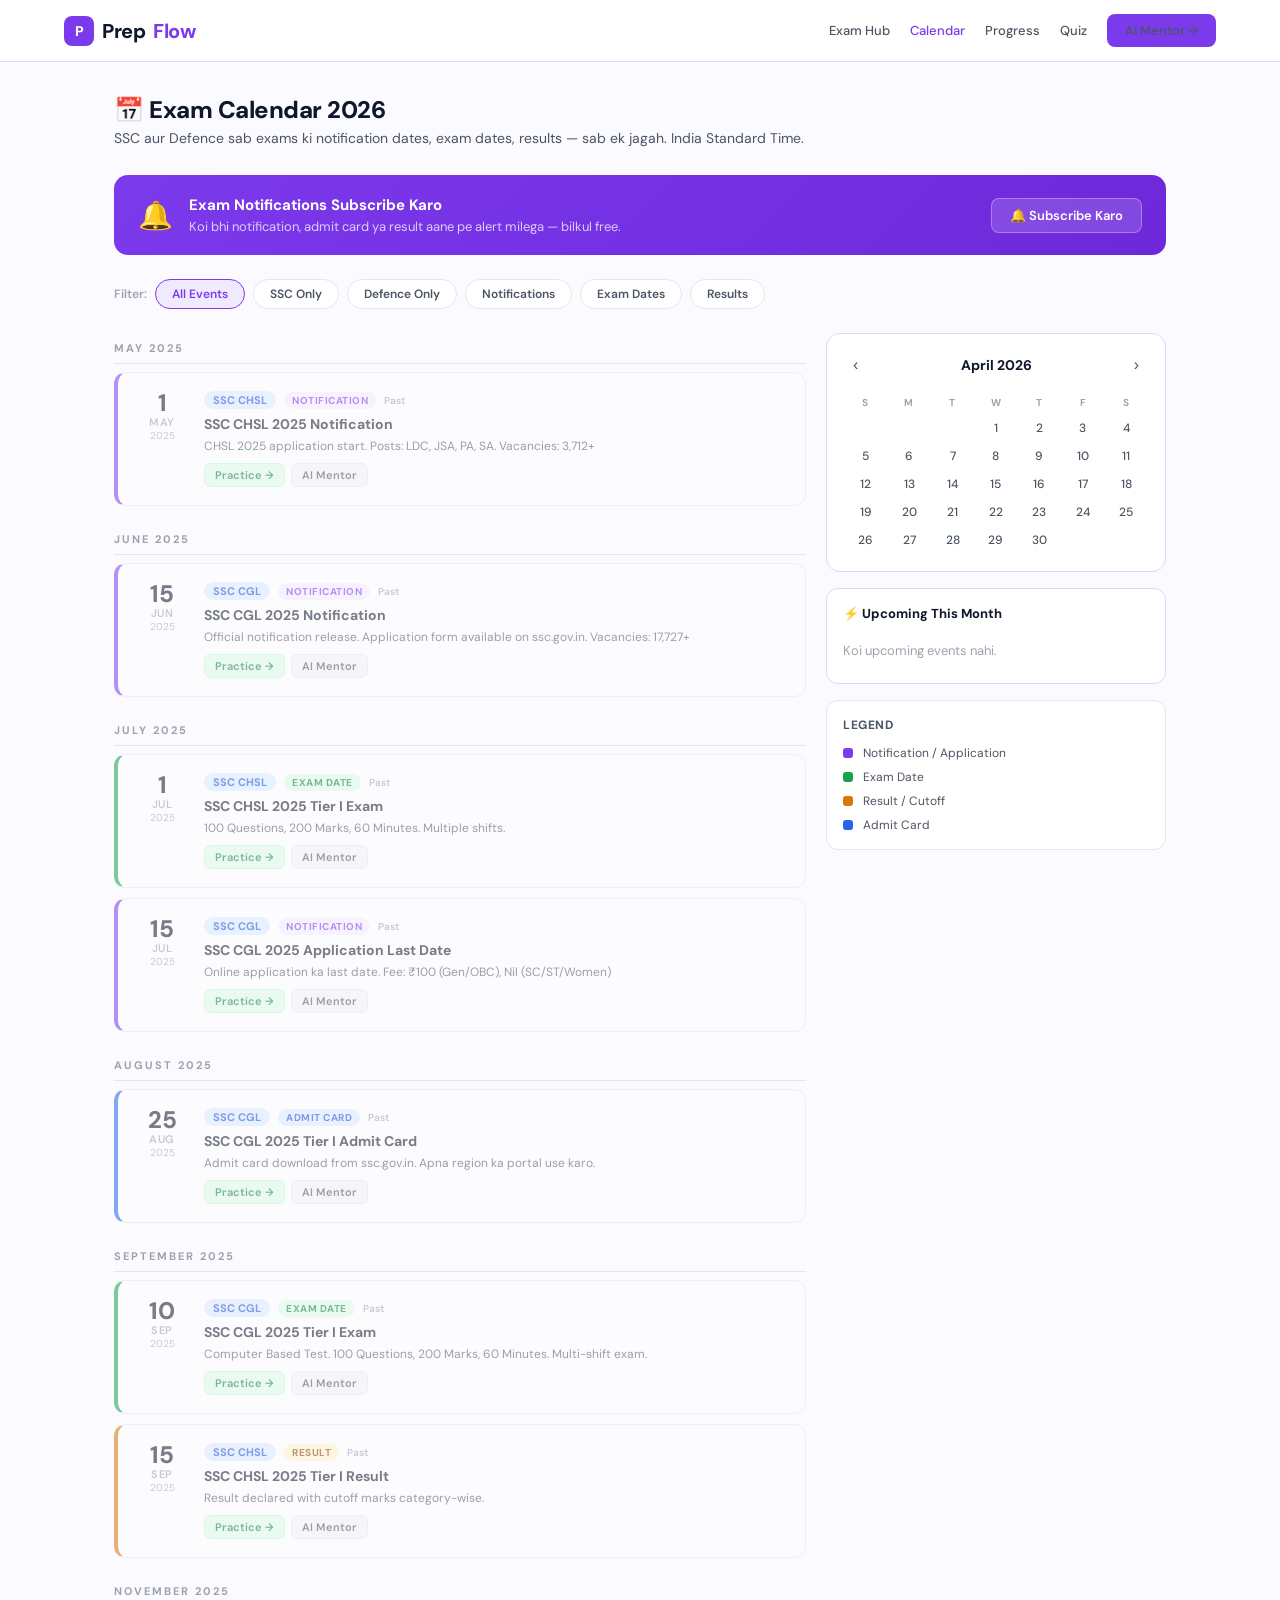
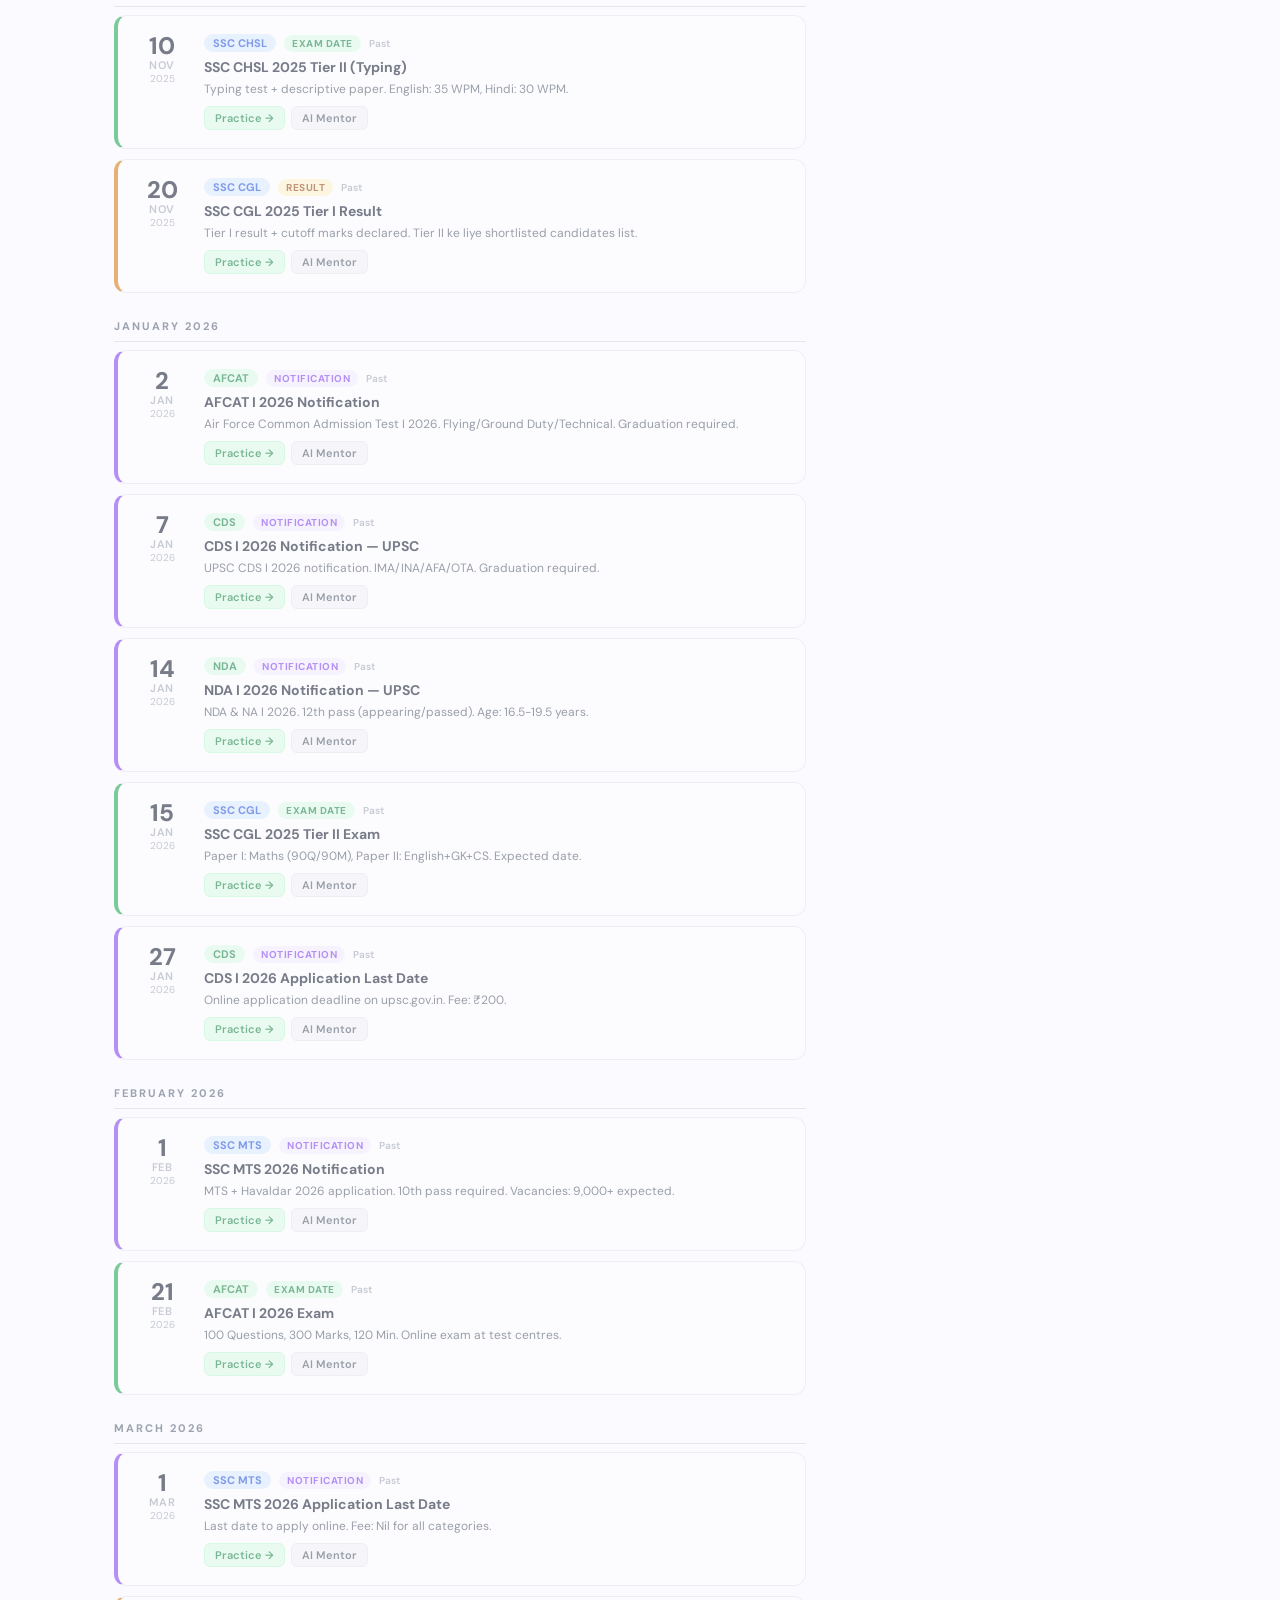
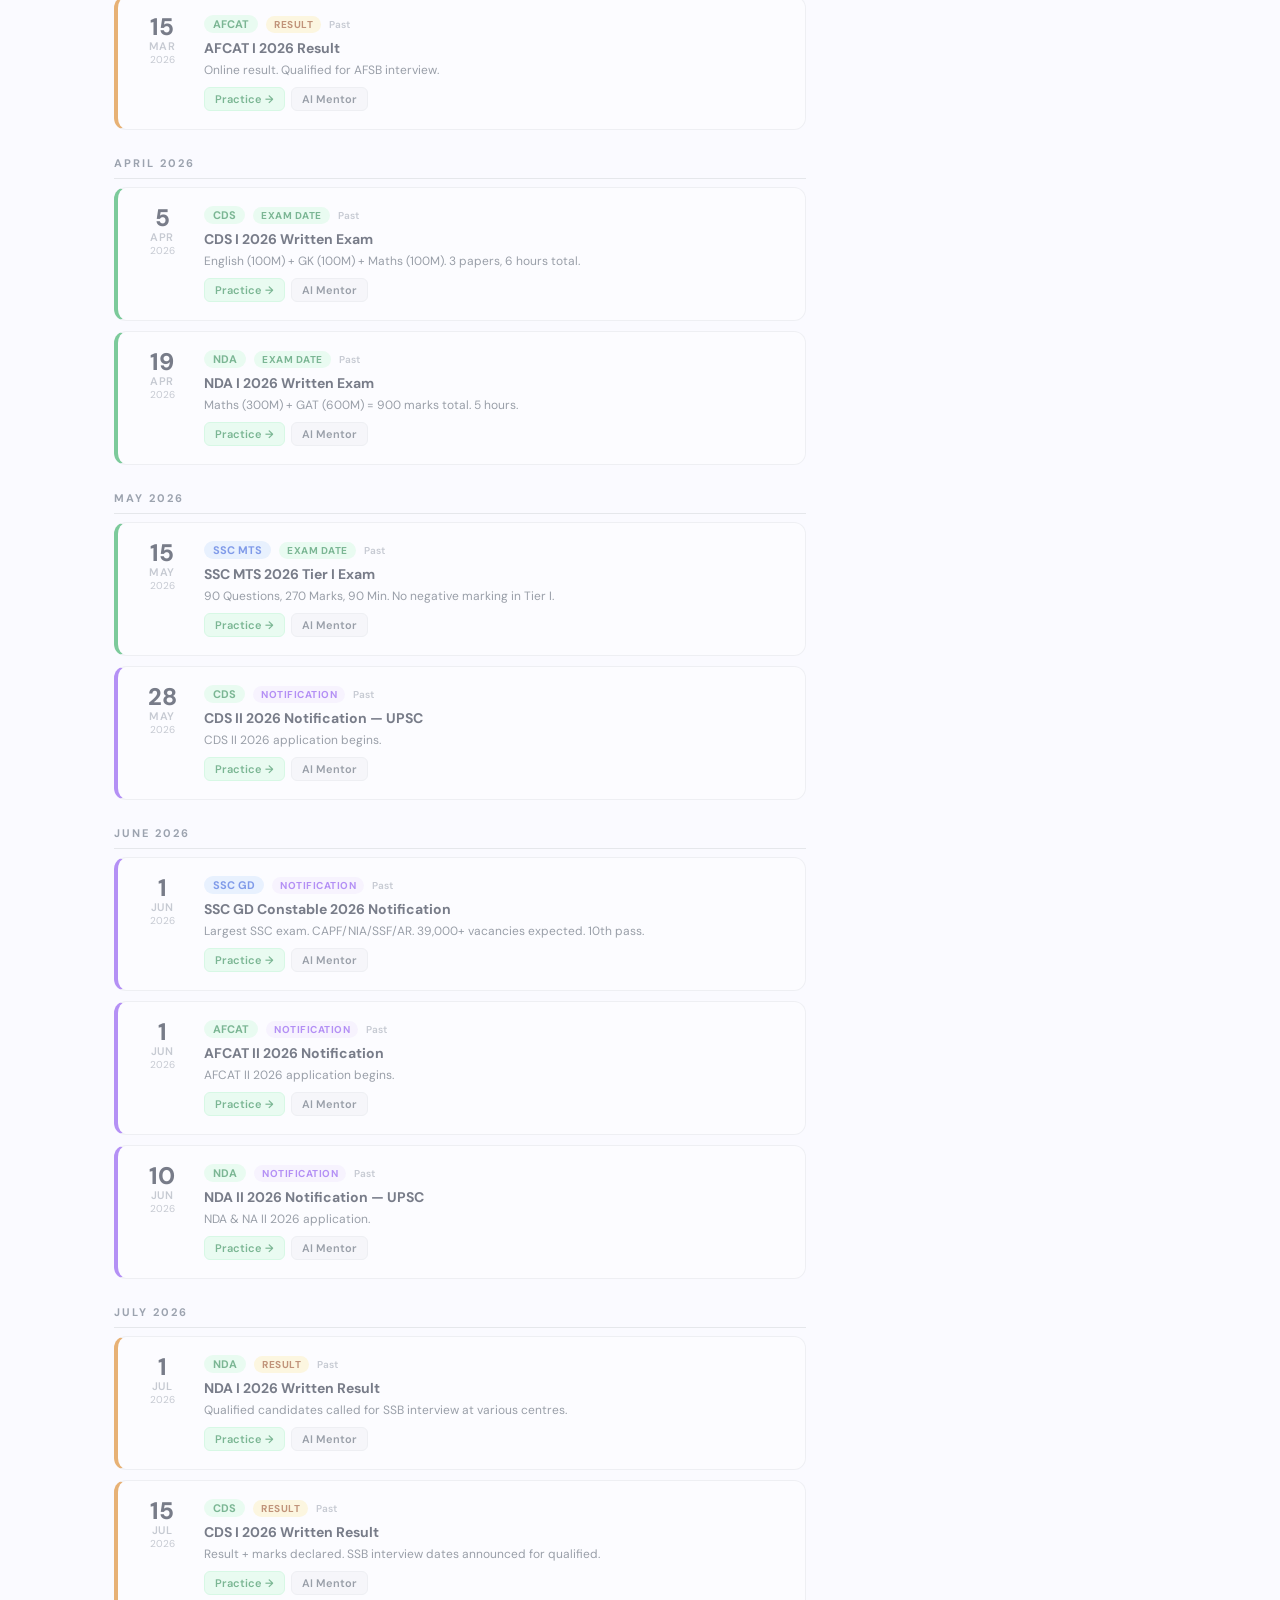
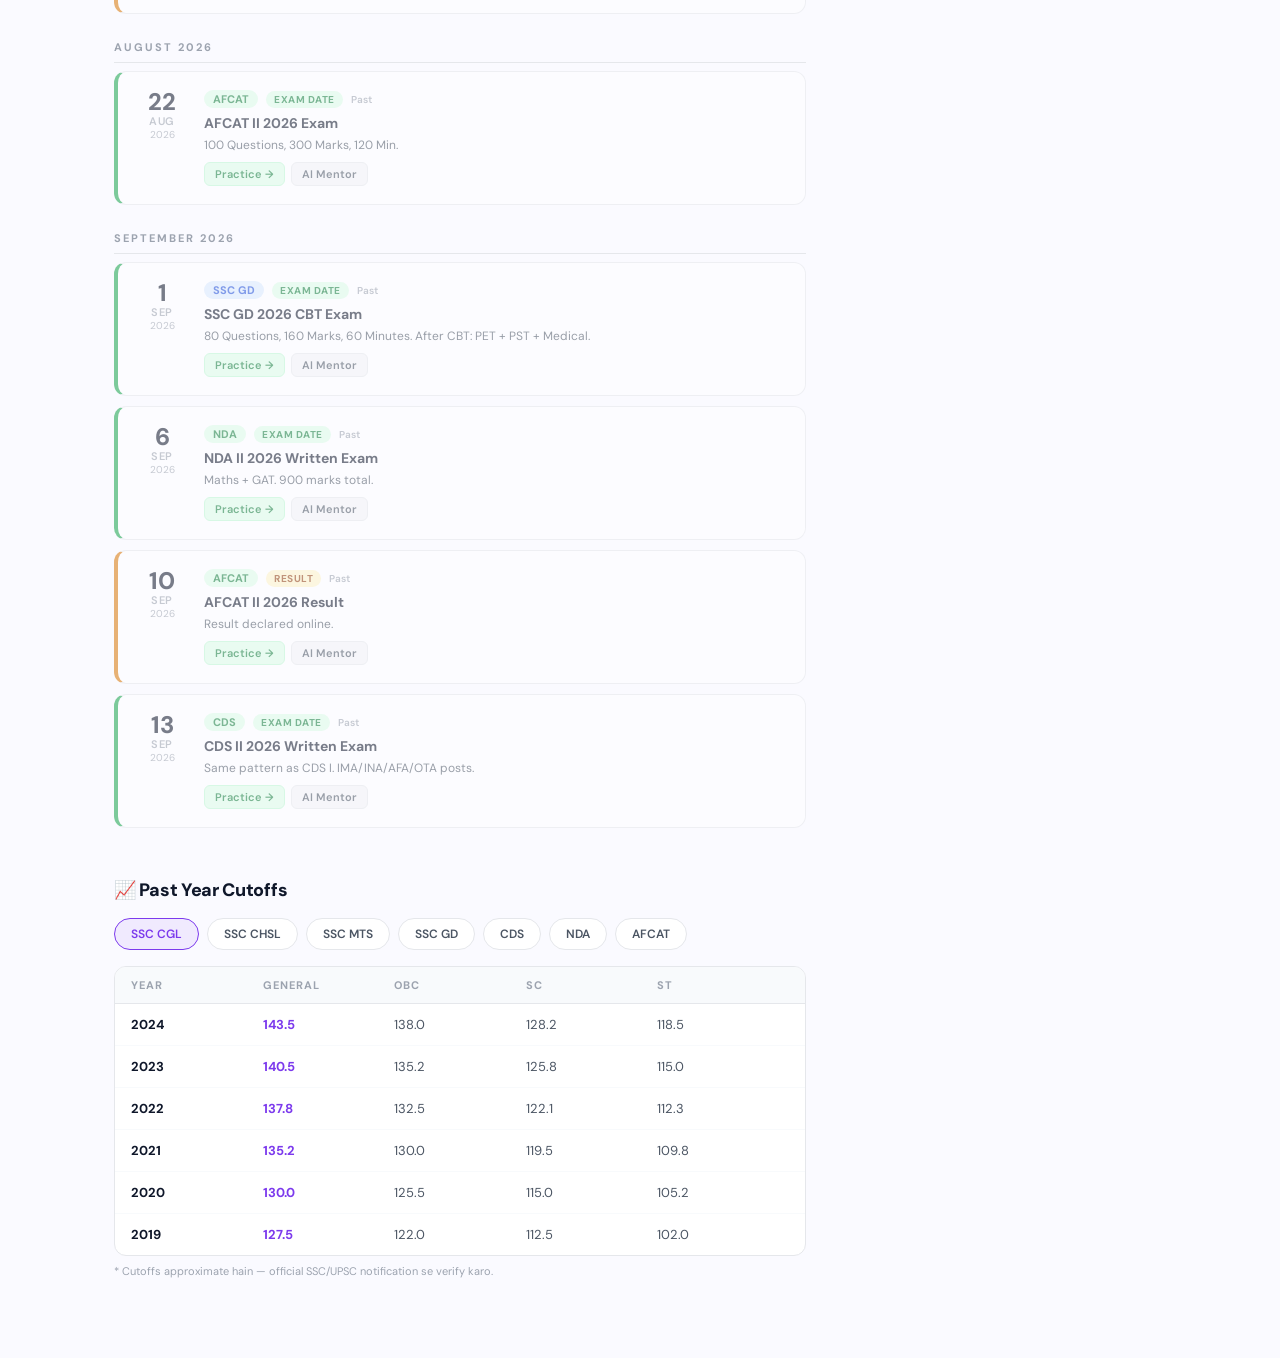
<file: prepflow_calendar.html>
<!DOCTYPE html>
<html lang="en">
<head>
<meta charset="UTF-8"/>
<meta name="viewport" content="width=device-width, initial-scale=1.0"/>
<title>PrepFlow — Exam Calendar 2026</title>
<link href="https://fonts.googleapis.com/css2?family=DM+Sans:opsz,wght@9..40,400;9..40,500;9..40,600;9..40,700;9..40,800&display=swap" rel="stylesheet"/>
<style>
*{box-sizing:border-box;margin:0;padding:0}
:root{--brand:#7C3AED;--brand-dark:#6D28D9;--brand-dim:rgba(124,58,237,0.08);--brand-dim2:rgba(124,58,237,0.15);--brand-border:rgba(124,58,237,0.2);--bg:#FAFAFF;--surface:#fff;--border:#E5E7EB;--border2:#DDD6FE;--text:#0F172A;--text2:#4B5563;--text3:#9CA3AF}
html,body{font-family:'DM Sans',sans-serif;background:var(--bg);color:var(--text)}
nav{background:rgba(255,255,255,0.95);border-bottom:1px solid var(--border2);padding:0 5%;height:62px;display:flex;align-items:center;justify-content:space-between;position:sticky;top:0;z-index:100;backdrop-filter:blur(16px)}
.logo{font-size:20px;font-weight:800;color:var(--text);text-decoration:none;letter-spacing:-.5px;display:flex;align-items:center;gap:8px}
.logo-mark{width:30px;height:30px;background:var(--brand);border-radius:8px;display:flex;align-items:center;justify-content:center;color:white;font-size:14px;font-weight:800}
.logo span{color:var(--brand)}
.nav-links{display:flex;gap:20px;align-items:center}
.nav-links a{font-size:13px;font-weight:500;color:var(--text2);text-decoration:none}
.nav-links a:hover,.nav-links a.active{color:var(--brand)}
.btn-brand{background:var(--brand);color:#fff;padding:8px 18px;border-radius:8px;font-size:13px;font-weight:600;text-decoration:none}

.page{max-width:1100px;margin:0 auto;padding:32px 24px 80px}
.page-head{margin-bottom:28px}
.page-head h1{font-size:24px;font-weight:800;letter-spacing:-.5px;margin-bottom:4px}
.page-head p{font-size:14px;color:var(--text2)}

/* FILTER PILLS */
.filter-row{display:flex;gap:8px;flex-wrap:wrap;margin-bottom:24px;align-items:center}
.filter-label{font-size:12px;font-weight:600;color:var(--text3)}
.fpill{padding:6px 16px;border:1.5px solid var(--border);border-radius:100px;font-size:12px;font-weight:600;color:var(--text2);cursor:pointer;background:var(--surface);transition:all .2s}
.fpill:hover{border-color:var(--brand-border);color:var(--brand)}
.fpill.active{border-color:var(--brand);background:var(--brand-dim);color:var(--brand)}

/* NOTIFICATION BANNER */
.notif-banner{background:linear-gradient(135deg,#7C3AED,#6D28D9);border-radius:14px;padding:20px 24px;margin-bottom:24px;display:flex;align-items:center;gap:16px;flex-wrap:wrap}
.nb-icon{font-size:28px}
.nb-info{flex:1}
.nb-info h3{font-size:15px;font-weight:700;color:#fff;margin-bottom:3px}
.nb-info p{font-size:13px;color:rgba(255,255,255,0.75)}
.nb-btn{background:rgba(255,255,255,0.15);border:1px solid rgba(255,255,255,0.3);color:#fff;padding:8px 18px;border-radius:8px;font-size:13px;font-weight:600;cursor:pointer;font-family:'DM Sans',sans-serif;transition:all .2s}
.nb-btn:hover{background:rgba(255,255,255,0.25)}
.nb-btn.subscribed{background:rgba(255,255,255,0.9);color:var(--brand)}

/* LAYOUT */
.cal-layout{display:grid;grid-template-columns:1fr 340px;gap:20px}

/* TIMELINE */
.timeline{display:flex;flex-direction:column;gap:0}
.month-group{margin-bottom:8px}
.month-label{font-size:11px;font-weight:700;letter-spacing:2px;text-transform:uppercase;color:var(--text3);padding:8px 0;margin-bottom:8px;border-bottom:1px solid var(--border)}
.event-card{background:var(--surface);border:1.5px solid var(--border);border-radius:12px;padding:18px;margin-bottom:10px;display:flex;gap:16px;transition:all .2s;cursor:pointer}
.event-card:hover{border-color:var(--brand-border);box-shadow:0 4px 16px rgba(124,58,237,0.08);transform:translateY(-1px)}
.event-card.notif{border-left:4px solid var(--brand)}
.event-card.exam{border-left:4px solid #16A34A}
.event-card.result{border-left:4px solid #D97706}
.event-card.admit{border-left:4px solid #2563EB}
.event-card.past{opacity:.55}
.event-card.today-event{border-color:var(--brand);background:var(--brand-dim);box-shadow:0 0 0 3px rgba(124,58,237,0.12)}

.ev-date{min-width:52px;text-align:center}
.ev-day{font-size:24px;font-weight:800;color:var(--text);line-height:1}
.ev-month{font-size:11px;font-weight:600;color:var(--text3);text-transform:uppercase;letter-spacing:.5px}
.ev-year{font-size:10px;color:var(--text3)}

.ev-body{flex:1}
.ev-top{display:flex;align-items:center;gap:8px;margin-bottom:6px;flex-wrap:wrap}
.ev-exam{font-size:11px;font-weight:700;padding:2px 9px;border-radius:100px}
.exam-ssc{background:#DBEAFE;color:#1D4ED8}
.exam-def{background:#DCFCE7;color:#15803D}
.exam-upsc{background:var(--brand-dim);color:var(--brand)}
.ev-type{font-size:10px;font-weight:700;padding:2px 8px;border-radius:100px;letter-spacing:.5px;text-transform:uppercase}
.type-notif{background:var(--brand-dim);color:var(--brand)}
.type-exam{background:#DCFCE7;color:#15803D}
.type-result{background:#FEF3C7;color:#92400E}
.type-admit{background:#DBEAFE;color:#1D4ED8}
.ev-title{font-size:14px;font-weight:700;color:var(--text);margin-bottom:4px}
.ev-detail{font-size:12px;color:var(--text2);line-height:1.5}
.ev-actions{display:flex;gap:6px;margin-top:8px}
.ev-btn{font-size:11px;font-weight:600;padding:4px 10px;border-radius:6px;cursor:pointer;border:1px solid;font-family:'DM Sans',sans-serif;transition:all .2s}
.ev-btn-notif{background:var(--brand-dim);color:var(--brand);border-color:var(--brand-border)}
.ev-btn-notif:hover{background:var(--brand);color:#fff}
.ev-btn-quiz{background:#DCFCE7;color:#15803D;border-color:#BBF7D0}
.ev-btn-quiz:hover{background:#16A34A;color:#fff}
.ev-btn-mentor{background:#F3F4F6;color:var(--text2);border-color:var(--border)}
.ev-btn-mentor:hover{background:var(--brand-dim);color:var(--brand);border-color:var(--brand-border)}

/* SIDEBAR */
.cal-sidebar{display:flex;flex-direction:column;gap:16px}

/* MINI CALENDAR */
.mini-cal{background:var(--surface);border:1px solid var(--border2);border-radius:14px;padding:18px;overflow:hidden}
.mc-head{display:flex;align-items:center;justify-content:space-between;margin-bottom:14px}
.mc-head h3{font-size:14px;font-weight:700;color:var(--text)}
.mc-nav{background:none;border:none;cursor:pointer;font-size:16px;color:var(--text2);padding:4px 8px;border-radius:6px}
.mc-nav:hover{background:var(--brand-dim);color:var(--brand)}
.mc-grid{display:grid;grid-template-columns:repeat(7,1fr);gap:2px}
.mc-day-label{font-size:10px;font-weight:700;color:var(--text3);text-align:center;padding:4px 0;letter-spacing:.5px}
.mc-day{font-size:12px;font-weight:500;color:var(--text2);text-align:center;padding:5px 2px;border-radius:6px;cursor:pointer;transition:all .15s;position:relative}
.mc-day:hover{background:var(--brand-dim);color:var(--brand)}
.mc-day.today{background:var(--brand);color:#fff;font-weight:700}
.mc-day.has-event::after{content:'';position:absolute;bottom:2px;left:50%;transform:translateX(-50%);width:4px;height:4px;border-radius:50%;background:var(--brand)}
.mc-day.today.has-event::after{background:#fff}
.mc-day.has-exam::after{background:#16A34A}
.mc-day.empty{color:transparent;cursor:default}
.mc-day.other-month{color:var(--text3);opacity:.4}

/* LEGEND */
.legend{background:var(--surface);border:1px solid var(--border);border-radius:12px;padding:16px}
.legend h4{font-size:12px;font-weight:700;color:var(--text2);margin-bottom:12px;letter-spacing:.5px;text-transform:uppercase}
.leg-item{display:flex;align-items:center;gap:10px;margin-bottom:8px;font-size:12px;color:var(--text2)}
.leg-item:last-child{margin-bottom:0}
.leg-dot{width:10px;height:10px;border-radius:3px;flex-shrink:0}

/* UPCOMING */
.upcoming-card{background:var(--surface);border:1px solid var(--border2);border-radius:12px;padding:16px}
.upcoming-card h4{font-size:13px;font-weight:700;color:var(--text);margin-bottom:12px}
.up-item{display:flex;align-items:center;gap:10px;padding:8px 0;border-bottom:1px solid #F8FAFC}
.up-item:last-child{border-bottom:none}
.up-days{font-size:18px;font-weight:800;color:var(--brand);min-width:40px}
.up-info{flex:1}
.up-name{font-size:12px;font-weight:600;color:var(--text)}
.up-type{font-size:11px;color:var(--text3)}

/* CUTOFFS SECTION */
.cutoffs-section{margin-top:32px}
.cutoffs-section h2{font-size:18px;font-weight:800;letter-spacing:-.3px;margin-bottom:16px}
.cutoff-tabs{display:flex;gap:8px;flex-wrap:wrap;margin-bottom:16px}
.ct-tab{padding:7px 16px;border:1.5px solid var(--border);border-radius:100px;font-size:12px;font-weight:600;color:var(--text2);cursor:pointer;background:var(--surface);transition:all .2s}
.ct-tab.active{border-color:var(--brand);background:var(--brand-dim);color:var(--brand)}
.cutoff-table{background:var(--surface);border:1px solid var(--border);border-radius:12px;overflow:hidden}
.ct-head{display:grid;grid-template-columns:1fr 1fr 1fr 1fr 1fr;padding:11px 16px;background:#F8FAFC;border-bottom:1px solid var(--border);font-size:11px;font-weight:700;letter-spacing:1px;text-transform:uppercase;color:var(--text3)}
.ct-row{display:grid;grid-template-columns:1fr 1fr 1fr 1fr 1fr;padding:12px 16px;border-bottom:1px solid #F8FAFC;align-items:center;transition:background .15s}
.ct-row:hover{background:#FAFAFF}
.ct-row:last-child{border-bottom:none}
.ct-year{font-weight:700;color:var(--text);font-size:13px}
.ct-score{font-weight:700;color:var(--brand);font-size:13px}
.ct-gen,.ct-obc,.ct-sc,.ct-st{font-size:13px;color:var(--text2)}

@media(max-width:900px){.cal-layout{grid-template-columns:1fr}.cal-sidebar{order:-1}}
@media(max-width:600px){.nav-links a:not(.btn-brand){display:none}}
</style>
</head>
<body>
<nav>
  <a class="logo" href="prepflow_v3.html"><div class="logo-mark">P</div>Prep<span>Flow</span></a>
  <div class="nav-links">
    <a href="prepflow_exams.html">Exam Hub</a>
    <a href="prepflow_calendar.html" class="active">Calendar</a>
    <a href="prepflow_progress.html">Progress</a>
    <a href="prepflow_quiz.html">Quiz</a>
    <a href="prepflow_chat.html" class="btn-brand">AI Mentor →</a>
  </div>
</nav>

<div class="page">
  <div class="page-head">
    <h1>📅 Exam Calendar 2026</h1>
    <p>SSC aur Defence sab exams ki notification dates, exam dates, results — sab ek jagah. India Standard Time.</p>
  </div>

  <!-- NOTIFICATION BANNER -->
  <div class="notif-banner">
    <div class="nb-icon">🔔</div>
    <div class="nb-info">
      <h3>Exam Notifications Subscribe Karo</h3>
      <p>Koi bhi notification, admit card ya result aane pe alert milega — bilkul free.</p>
    </div>
    <button class="nb-btn" id="notifBtn" onclick="subscribeNotif()">🔔 Subscribe Karo</button>
  </div>

  <!-- FILTERS -->
  <div class="filter-row">
    <span class="filter-label">Filter:</span>
    <div class="fpill active" onclick="filterEvents('all',this)">All Events</div>
    <div class="fpill" onclick="filterEvents('ssc',this)">SSC Only</div>
    <div class="fpill" onclick="filterEvents('defence',this)">Defence Only</div>
    <div class="fpill" onclick="filterEvents('notif',this)">Notifications</div>
    <div class="fpill" onclick="filterEvents('exam',this)">Exam Dates</div>
    <div class="fpill" onclick="filterEvents('result',this)">Results</div>
  </div>

  <div class="cal-layout">
    <!-- TIMELINE -->
    <div>
      <div class="timeline" id="timeline"></div>

      <!-- CUTOFFS -->
      <div class="cutoffs-section">
        <h2>📈 Past Year Cutoffs</h2>
        <div class="cutoff-tabs">
          <div class="ct-tab active" onclick="showCutoff('cgl',this)">SSC CGL</div>
          <div class="ct-tab" onclick="showCutoff('chsl',this)">SSC CHSL</div>
          <div class="ct-tab" onclick="showCutoff('mts',this)">SSC MTS</div>
          <div class="ct-tab" onclick="showCutoff('gd',this)">SSC GD</div>
          <div class="ct-tab" onclick="showCutoff('cds',this)">CDS</div>
          <div class="ct-tab" onclick="showCutoff('nda',this)">NDA</div>
          <div class="ct-tab" onclick="showCutoff('afcat',this)">AFCAT</div>
        </div>
        <div class="cutoff-table">
          <div class="ct-head"><span>Year</span><span>General</span><span>OBC</span><span>SC</span><span>ST</span></div>
          <div id="cutoffBody"></div>
        </div>
        <p style="font-size:11px;color:var(--text3);margin-top:8px">* Cutoffs approximate hain — official SSC/UPSC notification se verify karo.</p>
      </div>
    </div>

    <!-- SIDEBAR -->
    <div class="cal-sidebar">
      <!-- MINI CALENDAR -->
      <div class="mini-cal">
        <div class="mc-head">
          <button class="mc-nav" onclick="prevMonth()">‹</button>
          <h3 id="mcTitle">April 2026</h3>
          <button class="mc-nav" onclick="nextMonth()">›</button>
        </div>
        <div class="mc-grid" id="mcGrid"></div>
      </div>

      <!-- UPCOMING -->
      <div class="upcoming-card">
        <h4>⚡ Upcoming This Month</h4>
        <div id="upcomingList"></div>
      </div>

      <!-- LEGEND -->
      <div class="legend">
        <h4>Legend</h4>
        <div class="leg-item"><div class="leg-dot" style="background:#7C3AED"></div>Notification / Application</div>
        <div class="leg-item"><div class="leg-dot" style="background:#16A34A"></div>Exam Date</div>
        <div class="leg-item"><div class="leg-dot" style="background:#D97706"></div>Result / Cutoff</div>
        <div class="leg-item"><div class="leg-dot" style="background:#2563EB"></div>Admit Card</div>
      </div>
    </div>
  </div>
</div>

<script>
// ── EVENTS DATA 2025-2026 ──
const EVENTS = [
  // SSC CGL
  {id:'cgl-notif-25',date:'2025-06-15',exam:'SSC CGL',type:'notif',title:'SSC CGL 2025 Notification',detail:'Official notification release. Application form available on ssc.gov.in. Vacancies: 17,727+',category:'ssc'},
  {id:'cgl-app-25',date:'2025-07-15',exam:'SSC CGL',type:'notif',title:'SSC CGL 2025 Application Last Date',detail:'Online application ka last date. Fee: ₹100 (Gen/OBC), Nil (SC/ST/Women)',category:'ssc'},
  {id:'cgl-exam-25',date:'2025-09-10',exam:'SSC CGL',type:'exam',title:'SSC CGL 2025 Tier I Exam',detail:'Computer Based Test. 100 Questions, 200 Marks, 60 Minutes. Multi-shift exam.',category:'ssc'},
  {id:'cgl-admit-25',date:'2025-08-25',exam:'SSC CGL',type:'admit',title:'SSC CGL 2025 Tier I Admit Card',detail:'Admit card download from ssc.gov.in. Apna region ka portal use karo.',category:'ssc'},
  {id:'cgl-result-25',date:'2025-11-20',exam:'SSC CGL',type:'result',title:'SSC CGL 2025 Tier I Result',detail:'Tier I result + cutoff marks declared. Tier II ke liye shortlisted candidates list.',category:'ssc'},
  {id:'cgl-t2-26',date:'2026-01-15',exam:'SSC CGL',type:'exam',title:'SSC CGL 2025 Tier II Exam',detail:'Paper I: Maths (90Q/90M), Paper II: English+GK+CS. Expected date.',category:'ssc'},
  // SSC CHSL
  {id:'chsl-notif-25',date:'2025-05-01',exam:'SSC CHSL',type:'notif',title:'SSC CHSL 2025 Notification',detail:'CHSL 2025 application start. Posts: LDC, JSA, PA, SA. Vacancies: 3,712+',category:'ssc'},
  {id:'chsl-exam-25',date:'2025-07-01',exam:'SSC CHSL',type:'exam',title:'SSC CHSL 2025 Tier I Exam',detail:'100 Questions, 200 Marks, 60 Minutes. Multiple shifts.',category:'ssc'},
  {id:'chsl-result-25',date:'2025-09-15',exam:'SSC CHSL',type:'result',title:'SSC CHSL 2025 Tier I Result',detail:'Result declared with cutoff marks category-wise.',category:'ssc'},
  {id:'chsl-t2-25',date:'2025-11-10',exam:'SSC CHSL',type:'exam',title:'SSC CHSL 2025 Tier II (Typing)',detail:'Typing test + descriptive paper. English: 35 WPM, Hindi: 30 WPM.',category:'ssc'},
  // SSC MTS
  {id:'mts-notif-26',date:'2026-02-01',exam:'SSC MTS',type:'notif',title:'SSC MTS 2026 Notification',detail:'MTS + Havaldar 2026 application. 10th pass required. Vacancies: 9,000+ expected.',category:'ssc'},
  {id:'mts-app-end-26',date:'2026-03-01',exam:'SSC MTS',type:'notif',title:'SSC MTS 2026 Application Last Date',detail:'Last date to apply online. Fee: Nil for all categories.',category:'ssc'},
  {id:'mts-exam-26',date:'2026-05-15',exam:'SSC MTS',type:'exam',title:'SSC MTS 2026 Tier I Exam',detail:'90 Questions, 270 Marks, 90 Min. No negative marking in Tier I.',category:'ssc'},
  // SSC GD
  {id:'gd-notif-26',date:'2026-06-01',exam:'SSC GD',type:'notif',title:'SSC GD Constable 2026 Notification',detail:'Largest SSC exam. CAPF/NIA/SSF/AR. 39,000+ vacancies expected. 10th pass.',category:'ssc'},
  {id:'gd-exam-26',date:'2026-09-01',exam:'SSC GD',type:'exam',title:'SSC GD 2026 CBT Exam',detail:'80 Questions, 160 Marks, 60 Minutes. After CBT: PET + PST + Medical.',category:'ssc'},
  // CDS
  {id:'cds1-notif-26',date:'2026-01-07',exam:'CDS',type:'notif',title:'CDS I 2026 Notification — UPSC',detail:'UPSC CDS I 2026 notification. IMA/INA/AFA/OTA. Graduation required.',category:'defence'},
  {id:'cds1-app-26',date:'2026-01-27',exam:'CDS',type:'notif',title:'CDS I 2026 Application Last Date',detail:'Online application deadline on upsc.gov.in. Fee: ₹200.',category:'defence'},
  {id:'cds1-exam-26',date:'2026-04-05',exam:'CDS',type:'exam',title:'CDS I 2026 Written Exam',detail:'English (100M) + GK (100M) + Maths (100M). 3 papers, 6 hours total.',category:'defence'},
  {id:'cds1-result-26',date:'2026-07-15',exam:'CDS',type:'result',title:'CDS I 2026 Written Result',detail:'Result + marks declared. SSB interview dates announced for qualified.',category:'defence'},
  {id:'cds2-notif-26',date:'2026-05-28',exam:'CDS',type:'notif',title:'CDS II 2026 Notification — UPSC',detail:'CDS II 2026 application begins.',category:'defence'},
  {id:'cds2-exam-26',date:'2026-09-13',exam:'CDS',type:'exam',title:'CDS II 2026 Written Exam',detail:'Same pattern as CDS I. IMA/INA/AFA/OTA posts.',category:'defence'},
  // NDA
  {id:'nda1-notif-26',date:'2026-01-14',exam:'NDA',type:'notif',title:'NDA I 2026 Notification — UPSC',detail:'NDA & NA I 2026. 12th pass (appearing/passed). Age: 16.5-19.5 years.',category:'defence'},
  {id:'nda1-exam-26',date:'2026-04-19',exam:'NDA',type:'exam',title:'NDA I 2026 Written Exam',detail:'Maths (300M) + GAT (600M) = 900 marks total. 5 hours.',category:'defence'},
  {id:'nda1-result-26',date:'2026-07-01',exam:'NDA',type:'result',title:'NDA I 2026 Written Result',detail:'Qualified candidates called for SSB interview at various centres.',category:'defence'},
  {id:'nda2-notif-26',date:'2026-06-10',exam:'NDA',type:'notif',title:'NDA II 2026 Notification — UPSC',detail:'NDA & NA II 2026 application.',category:'defence'},
  {id:'nda2-exam-26',date:'2026-09-06',exam:'NDA',type:'exam',title:'NDA II 2026 Written Exam',detail:'Maths + GAT. 900 marks total.',category:'defence'},
  // AFCAT
  {id:'afcat1-notif-26',date:'2026-01-02',exam:'AFCAT',type:'notif',title:'AFCAT I 2026 Notification',detail:'Air Force Common Admission Test I 2026. Flying/Ground Duty/Technical. Graduation required.',category:'defence'},
  {id:'afcat1-exam-26',date:'2026-02-21',exam:'AFCAT',type:'exam',title:'AFCAT I 2026 Exam',detail:'100 Questions, 300 Marks, 120 Min. Online exam at test centres.',category:'defence'},
  {id:'afcat1-result-26',date:'2026-03-15',exam:'AFCAT',type:'result',title:'AFCAT I 2026 Result',detail:'Online result. Qualified for AFSB interview.',category:'defence'},
  {id:'afcat2-notif-26',date:'2026-06-01',exam:'AFCAT',type:'notif',title:'AFCAT II 2026 Notification',detail:'AFCAT II 2026 application begins.',category:'defence'},
  {id:'afcat2-exam-26',date:'2026-08-22',exam:'AFCAT',type:'exam',title:'AFCAT II 2026 Exam',detail:'100 Questions, 300 Marks, 120 Min.',category:'defence'},
  {id:'afcat2-result-26',date:'2026-09-10',exam:'AFCAT',type:'result',title:'AFCAT II 2026 Result',detail:'Result declared online.',category:'defence'},
];

const CUTOFFS = {
  cgl:[
    {year:'2024',gen:'143.5',obc:'138.0',sc:'128.2',st:'118.5'},
    {year:'2023',gen:'140.5',obc:'135.2',sc:'125.8',st:'115.0'},
    {year:'2022',gen:'137.8',obc:'132.5',sc:'122.1',st:'112.3'},
    {year:'2021',gen:'135.2',obc:'130.0',sc:'119.5',st:'109.8'},
    {year:'2020',gen:'130.0',obc:'125.5',sc:'115.0',st:'105.2'},
    {year:'2019',gen:'127.5',obc:'122.0',sc:'112.5',st:'102.0'},
  ],
  chsl:[
    {year:'2024',gen:'134.0',obc:'130.0',sc:'121.5',st:'112.0'},
    {year:'2023',gen:'132.0',obc:'128.5',sc:'119.0',st:'109.5'},
    {year:'2022',gen:'129.5',obc:'125.0',sc:'116.5',st:'107.0'},
    {year:'2021',gen:'125.0',obc:'120.5',sc:'112.0',st:'103.5'},
    {year:'2020',gen:'120.0',obc:'116.0',sc:'108.0',st:'99.5'},
  ],
  mts:[
    {year:'2024',gen:'107.0',obc:'102.0',sc:'94.5',st:'88.0'},
    {year:'2023',gen:'105.0',obc:'100.0',sc:'92.0',st:'85.5'},
    {year:'2021',gen:'100.0',obc:'95.5',sc:'88.0',st:'82.0'},
    {year:'2020',gen:'96.5',obc:'92.0',sc:'85.0',st:'79.5'},
  ],
  gd:[
    {year:'2024',gen:'100.5',obc:'95.0',sc:'88.5',st:'82.0'},
    {year:'2022',gen:'98.0',obc:'93.0',sc:'86.0',st:'80.0'},
    {year:'2021',gen:'95.5',obc:'90.5',sc:'83.5',st:'77.5'},
    {year:'2018',gen:'92.0',obc:'88.0',sc:'81.0',st:'75.0'},
  ],
  cds:[
    {year:'2024 II',gen:'94',obc:'88',sc:'80',st:'74'},
    {year:'2024 I',gen:'91',obc:'85',sc:'78',st:'72'},
    {year:'2023 II',gen:'88',obc:'82',sc:'75',st:'69'},
    {year:'2023 I',gen:'85',obc:'79',sc:'72',st:'66'},
    {year:'2022 II',gen:'83',obc:'77',sc:'70',st:'64'},
    {year:'2022 I',gen:'80',obc:'74',sc:'68',st:'62'},
  ],
  nda:[
    {year:'2024 II',gen:'370',obc:'360',sc:'342',st:'330'},
    {year:'2024 I',gen:'360',obc:'350',sc:'333',st:'320'},
    {year:'2023 II',gen:'355',obc:'345',sc:'328',st:'315'},
    {year:'2023 I',gen:'345',obc:'335',sc:'318',st:'305'},
    {year:'2022 II',gen:'360',obc:'349',sc:'322',st:'308'},
    {year:'2022 I',gen:'355',obc:'344',sc:'318',st:'305'},
  ],
  afcat:[
    {year:'2024 II',gen:'158',obc:'154',sc:'146',st:'140'},
    {year:'2024 I',gen:'155',obc:'151',sc:'143',st:'137'},
    {year:'2023 II',gen:'152',obc:'148',sc:'140',st:'134'},
    {year:'2023 I',gen:'150',obc:'145',sc:'138',st:'132'},
    {year:'2022 II',gen:'148',obc:'143',sc:'136',st:'130'},
  ],
};

// ── STATE ──
let currentFilter='all', currentCutoff='cgl';
let mcYear=2026, mcMonth=3; // April 2026 (0-indexed)
let subscribedExams=JSON.parse(localStorage.getItem('pf_subscribed')||'[]');

// ── IST DATE ──
function getISTToday(){
  return new Date(new Date().toLocaleString('en-US',{timeZone:'Asia/Kolkata'}));
}

function filterEvents(type, el){
  document.querySelectorAll('.fpill').forEach(p=>p.classList.remove('active'));
  el.classList.add('active');
  currentFilter=type;
  renderTimeline();
}

function renderTimeline(){
  const today=getISTToday();
  const todayStr=today.toISOString().slice(0,10);
  let filtered=[...EVENTS];
  if(currentFilter==='ssc') filtered=filtered.filter(e=>e.category==='ssc');
  else if(currentFilter==='defence') filtered=filtered.filter(e=>e.category==='defence');
  else if(currentFilter==='notif') filtered=filtered.filter(e=>e.type==='notif');
  else if(currentFilter==='exam') filtered=filtered.filter(e=>e.type==='exam');
  else if(currentFilter==='result') filtered=filtered.filter(e=>e.type==='result');

  filtered.sort((a,b)=>a.date.localeCompare(b.date));

  // Group by month
  const groups={};
  filtered.forEach(e=>{
    const d=new Date(e.date);
    const key=d.toLocaleDateString('en-IN',{month:'long',year:'numeric'});
    if(!groups[key]) groups[key]=[];
    groups[key].push(e);
  });

  const months=['Jan','Feb','Mar','Apr','May','Jun','Jul','Aug','Sep','Oct','Nov','Dec'];
  const days=['Sun','Mon','Tue','Wed','Thu','Fri','Sat'];

  let html='';
  Object.entries(groups).forEach(([month,events])=>{
    html+=`<div class="month-group"><div class="month-label">${month}</div>`;
    events.forEach(e=>{
      const d=new Date(e.date);
      const isPast=e.date<todayStr;
      const isToday=e.date===todayStr;
      const typeClass={notif:'notif',exam:'exam',result:'result',admit:'admit'}[e.type]||'notif';
      const typeLabel={notif:'Notification',exam:'Exam Date',result:'Result',admit:'Admit Card'}[e.type];
      const examClass=e.category==='ssc'?'exam-ssc':e.category==='defence'?'exam-def':'exam-upsc';
      const subbed=subscribedExams.includes(e.id);
      html+=`<div class="event-card ${typeClass}${isPast?' past':''}${isToday?' today-event':''}">
        <div class="ev-date">
          <div class="ev-day">${d.getDate()}</div>
          <div class="ev-month">${months[d.getMonth()]}</div>
          <div class="ev-year">${d.getFullYear()}</div>
        </div>
        <div class="ev-body">
          <div class="ev-top">
            <span class="ev-exam ${examClass}">${e.exam}</span>
            <span class="ev-type type-${typeClass}">${typeLabel}</span>
            ${isToday?'<span style="font-size:10px;font-weight:700;background:#7C3AED;color:#fff;padding:2px 8px;border-radius:100px">TODAY</span>':''}
            ${isPast?'<span style="font-size:10px;color:#9CA3AF;font-weight:600">Past</span>':''}
          </div>
          <div class="ev-title">${e.title}</div>
          <div class="ev-detail">${e.detail}</div>
          <div class="ev-actions">
            ${!isPast?`<button class="ev-btn ${subbed?'ev-btn-quiz':'ev-btn-notif'}" onclick="toggleSubscribe('${e.id}',this)">${subbed?'✅ Subscribed':'🔔 Alert Set Karo'}</button>`:''}
            <button class="ev-btn ev-btn-quiz" onclick="window.location.href='prepflow_quiz.html'">Practice →</button>
            <button class="ev-btn ev-btn-mentor" onclick="window.location.href='prepflow_chat.html'">AI Mentor</button>
          </div>
        </div>
      </div>`;
    });
    html+='</div>';
  });
  document.getElementById('timeline').innerHTML=html||'<div style="padding:40px;text-align:center;color:#9CA3AF">Is filter mein koi events nahi hain.</div>';
}

function toggleSubscribe(id, btn){
  if(subscribedExams.includes(id)){
    subscribedExams=subscribedExams.filter(s=>s!==id);
    btn.textContent='🔔 Alert Set Karo';
    btn.className='ev-btn ev-btn-notif';
  } else {
    subscribedExams.push(id);
    btn.textContent='✅ Subscribed';
    btn.className='ev-btn ev-btn-quiz';
  }
  localStorage.setItem('pf_subscribed',JSON.stringify(subscribedExams));
}

function subscribeNotif(){
  const btn=document.getElementById('notifBtn');
  if(btn.classList.contains('subscribed')){
    btn.classList.remove('subscribed');
    btn.textContent='🔔 Subscribe Karo';
  } else {
    btn.classList.add('subscribed');
    btn.textContent='✅ Subscribed!';
    if('Notification' in window) Notification.requestPermission();
  }
}

// ── MINI CALENDAR ──
function renderMiniCal(){
  const months=['January','February','March','April','May','June','July','August','September','October','November','December'];
  document.getElementById('mcTitle').textContent=months[mcMonth]+' '+mcYear;
  const today=getISTToday();
  const todayStr=today.toISOString().slice(0,10);
  const eventDates=new Set(EVENTS.map(e=>e.date));
  const examDates=new Set(EVENTS.filter(e=>e.type==='exam').map(e=>e.date));

  const first=new Date(mcYear,mcMonth,1).getDay();
  const daysInMonth=new Date(mcYear,mcMonth+1,0).getDate();
  const labels=['S','M','T','W','T','F','S'];
  let html=labels.map(l=>`<div class="mc-day-label">${l}</div>`).join('');
  for(let i=0;i<first;i++) html+=`<div class="mc-day empty">0</div>`;
  for(let d=1;d<=daysInMonth;d++){
    const ds=`${mcYear}-${String(mcMonth+1).padStart(2,'0')}-${String(d).padStart(2,'0')}`;
    const isToday=ds===todayStr;
    const hasEv=eventDates.has(ds);
    const hasExam=examDates.has(ds);
    html+=`<div class="mc-day${isToday?' today':''}${hasExam?' has-exam':hasEv?' has-event':''}" title="${ds}" onclick="scrollToDate('${ds}')">${d}</div>`;
  }
  document.getElementById('mcGrid').innerHTML=html;
}
function prevMonth(){if(mcMonth===0){mcMonth=11;mcYear--;}else mcMonth--;renderMiniCal();}
function nextMonth(){if(mcMonth===11){mcMonth=0;mcYear++;}else mcMonth++;renderMiniCal();}
function scrollToDate(ds){
  const cards=document.querySelectorAll('.event-card');
  // highlight matching - basic scroll
  window.scrollTo({top:200,behavior:'smooth'});
}

// ── UPCOMING ──
function renderUpcoming(){
  const today=getISTToday();
  const todayStr=today.toISOString().slice(0,10);
  const upcoming=EVENTS.filter(e=>e.date>=todayStr).sort((a,b)=>a.date.localeCompare(b.date)).slice(0,5);
  const html=upcoming.map(e=>{
    const d=new Date(e.date);
    const diff=Math.ceil((d-today)/864e5);
    return `<div class="up-item">
      <div class="up-days">${diff===0?'Today':diff+'d'}</div>
      <div class="up-info">
        <div class="up-name">${e.exam} — ${e.type==='notif'?'Notification':e.type==='exam'?'Exam':'Result'}</div>
        <div class="up-type">${e.title.slice(0,35)}...</div>
      </div>
    </div>`;
  }).join('');
  document.getElementById('upcomingList').innerHTML=html||'<div style="font-size:13px;color:#9CA3AF;padding:8px 0">Koi upcoming events nahi.</div>';
}

// ── CUTOFFS ──
function showCutoff(key, el){
  document.querySelectorAll('.ct-tab').forEach(t=>t.classList.remove('active'));
  el.classList.add('active');
  currentCutoff=key;
  const data=CUTOFFS[key]||[];
  document.getElementById('cutoffBody').innerHTML=data.map(c=>`
    <div class="ct-row">
      <span class="ct-year">${c.year}</span>
      <span class="ct-score">${c.gen}</span>
      <span class="ct-gen">${c.obc}</span>
      <span class="ct-obc">${c.sc}</span>
      <span class="ct-sc">${c.st}</span>
    </div>`).join('');
}

// Init
renderTimeline();
renderMiniCal();
renderUpcoming();
showCutoff('cgl',document.querySelector('.ct-tab'));
</script>
</body>
</html>
</file>
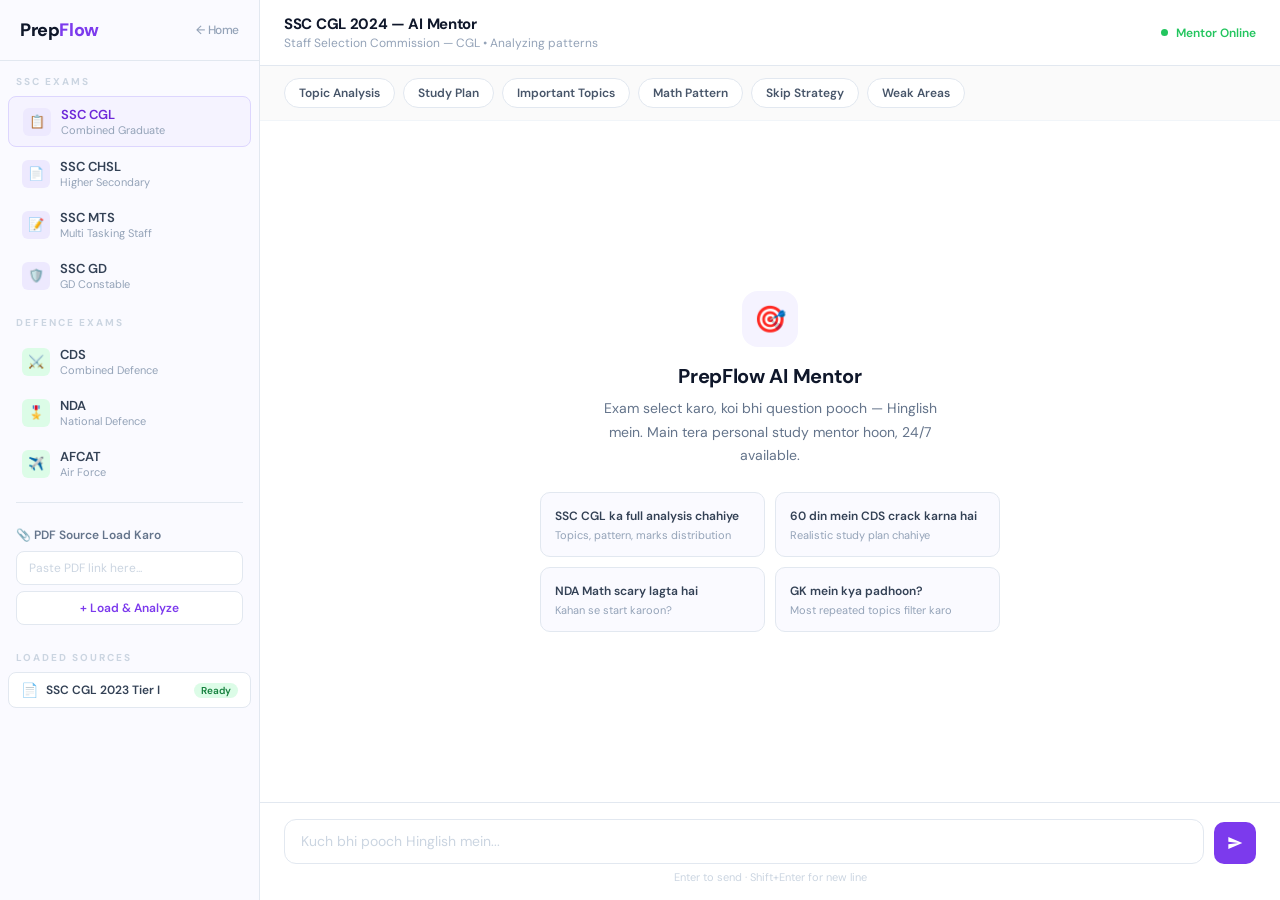
<file: prepflow_chat.html>
<!DOCTYPE html>
<html lang="en">
<head>
<meta charset="UTF-8"/>
<meta name="viewport" content="width=device-width, initial-scale=1.0"/>
<title>PrepFlow — AI Mentor</title>
<link href="https://fonts.googleapis.com/css2?family=DM+Sans:opsz,wght@9..40,300;9..40,400;9..40,500;9..40,600;9..40,700;9..40,800&display=swap" rel="stylesheet"/>
<style>
*{box-sizing:border-box;margin:0;padding:0}
html,body{height:100%;font-family:'DM Sans',sans-serif;background:#fff;color:#0F172A;overflow:hidden}

/* LAYOUT */
.app{display:flex;height:100vh}

/* SIDEBAR */
.sidebar{width:260px;min-width:260px;border-right:1px solid #E2E8F0;display:flex;flex-direction:column;background:#FAFAFF;height:100vh}
.sb-logo{padding:18px 20px;border-bottom:1px solid #E2E8F0;display:flex;align-items:center;gap:8px}
.sb-logo a{font-size:18px;font-weight:800;color:#0F172A;text-decoration:none;letter-spacing:-.4px}
.sb-logo a span{color:#7C3AED}
.sb-logo .back{font-size:12px;color:#94A3B8;margin-left:auto;text-decoration:none;font-weight:500}
.sb-logo .back:hover{color:#64748B}

.sb-section{padding:14px 16px 8px;font-size:10px;font-weight:700;letter-spacing:2px;text-transform:uppercase;color:#CBD5E1}

.exam-btn{display:flex;align-items:center;gap:10px;padding:9px 14px;margin:0 8px 2px;border-radius:8px;cursor:pointer;border:none;background:transparent;width:calc(100% - 16px);text-align:left;transition:background .15s;font-family:'DM Sans',sans-serif}
.exam-btn:hover{background:#F5F3FF}
.exam-btn.active{background:#F5F3FF;border:1px solid #DDD6FE}
.exam-btn .eb-icon{width:28px;height:28px;border-radius:6px;display:flex;align-items:center;justify-content:center;font-size:13px;flex-shrink:0}
.eb-ssc{background:#EDE9FE}
.eb-def{background:#DCFCE7}
.exam-btn .eb-text{font-size:13px;font-weight:600;color:#334155}
.exam-btn .eb-sub{font-size:11px;color:#94A3B8;font-weight:400}
.exam-btn.active .eb-text{color:#6D28D9}

.sb-divider{height:1px;background:#E2E8F0;margin:12px 16px}

.pdf-area{padding:12px 16px}
.pdf-label{font-size:12px;font-weight:600;color:#64748B;margin-bottom:8px}
.pdf-input{width:100%;padding:8px 12px;border:1px solid #E2E8F0;border-radius:8px;font-size:12px;font-family:'DM Sans',sans-serif;color:#0F172A;background:#fff;outline:none;transition:border .2s}
.pdf-input:focus{border-color:#C4B5FD}
.pdf-input::placeholder{color:#CBD5E1}
.pdf-btn{width:100%;margin-top:6px;padding:8px;border-radius:8px;border:1px solid #E2E8F0;background:#fff;font-size:12px;font-weight:600;color:#7C3AED;cursor:pointer;font-family:'DM Sans',sans-serif;transition:all .15s}
.pdf-btn:hover{background:#F5F3FF;border-color:#DDD6FE}

.sources-list{flex:1;overflow-y:auto;padding:0 8px 16px}
.source-chip{display:flex;align-items:center;gap:8px;padding:8px 12px;border-radius:8px;margin-bottom:4px;cursor:pointer;border:1px solid #E2E8F0;background:#fff;transition:all .15s}
.source-chip:hover{border-color:#DDD6FE;background:#F5F3FF}
.source-chip .sc-icon{font-size:14px}
.source-chip .sc-name{font-size:12px;font-weight:600;color:#334155;white-space:nowrap;overflow:hidden;text-overflow:ellipsis}
.source-chip .sc-badge{font-size:10px;padding:1px 7px;border-radius:100px;margin-left:auto;flex-shrink:0;font-weight:600}
.badge-ready{background:#DCFCE7;color:#15803D}
.badge-new{background:#FEF3C7;color:#92400E}

/* MAIN */
.main{flex:1;display:flex;flex-direction:column;height:100vh;overflow:hidden}

/* TOP BAR */
.topbar{padding:14px 24px;border-bottom:1px solid #E2E8F0;display:flex;align-items:center;justify-content:space-between;background:#fff;flex-shrink:0}
.tb-left h2{font-size:15px;font-weight:700;color:#0F172A;letter-spacing:-.3px}
.tb-left p{font-size:12px;color:#94A3B8;margin-top:1px}
.tb-right{display:flex;align-items:center;gap:8px}
.status-dot{width:7px;height:7px;background:#22C55E;border-radius:50%;animation:ping 2s infinite}
@keyframes ping{0%,100%{opacity:1;box-shadow:0 0 0 0 rgba(34,197,94,.4)}50%{box-shadow:0 0 0 5px rgba(34,197,94,0)}}
.status-text{font-size:12px;color:#22C55E;font-weight:600}

/* QUICK ACTIONS */
.quick-bar{padding:12px 24px;border-bottom:1px solid #F1F5F9;display:flex;gap:8px;flex-wrap:wrap;flex-shrink:0;background:#FAFAFA}
.qb{padding:6px 14px;border-radius:100px;border:1px solid #E2E8F0;background:#fff;font-size:12px;font-weight:600;color:#475569;cursor:pointer;font-family:'DM Sans',sans-serif;transition:all .15s;white-space:nowrap}
.qb:hover{border-color:#DDD6FE;background:#F5F3FF;color:#6D28D9}

/* CHAT AREA */
.chat-area{flex:1;overflow-y:auto;padding:24px;display:flex;flex-direction:column;gap:16px}

.msg-row{display:flex;gap:10px;align-items:flex-start;animation:msgIn .3s ease}
@keyframes msgIn{from{opacity:0;transform:translateY(8px)}to{opacity:1;transform:translateY(0)}}
.msg-row.user{flex-direction:row-reverse}

.msg-av{width:30px;height:30px;border-radius:50%;display:flex;align-items:center;justify-content:center;font-size:12px;font-weight:700;flex-shrink:0;margin-top:2px}
.av-ai{background:#7C3AED;color:#fff}
.av-user{background:#E2E8F0;color:#475569}

.msg-bubble{max-width:72%;padding:12px 16px;border-radius:14px;font-size:14px;line-height:1.65}
.bubble-ai{background:#FAFAFF;border:1px solid #E2E8F0;color:#1E293B;border-radius:4px 14px 14px 14px}
.bubble-user{background:#7C3AED;color:#fff;border-radius:14px 4px 14px 14px}
.bubble-ai strong{color:#6D28D9;font-weight:700}
.bubble-ai .highlight{background:#F5F3FF;border-left:3px solid #7C3AED;padding:8px 12px;border-radius:0 6px 6px 0;margin:8px 0;font-size:13px}

/* TYPING */
.typing-dots{display:flex;gap:4px;align-items:center;padding:4px 0}
.typing-dots span{width:6px;height:6px;border-radius:50%;background:#94A3B8;animation:bounce .9s infinite}
.typing-dots span:nth-child(2){animation-delay:.15s}
.typing-dots span:nth-child(3){animation-delay:.3s}
@keyframes bounce{0%,60%,100%{transform:translateY(0)}30%{transform:translateY(-5px)}}

/* INPUT */
.input-area{padding:16px 24px;border-top:1px solid #E2E8F0;background:#fff;flex-shrink:0}
.input-row{display:flex;gap:10px;align-items:flex-end}
.input-box{flex:1;padding:11px 16px;border:1.5px solid #E2E8F0;border-radius:12px;font-size:14px;font-family:'DM Sans',sans-serif;color:#0F172A;resize:none;outline:none;transition:border .2s;max-height:120px;min-height:44px;line-height:1.5}
.input-box:focus{border-color:#C4B5FD}
.input-box::placeholder{color:#CBD5E1}
.send-btn{width:42px;height:42px;background:#7C3AED;border:none;border-radius:10px;cursor:pointer;display:flex;align-items:center;justify-content:center;transition:background .15s;flex-shrink:0}
.send-btn:hover{background:#6D28D9}
.send-btn:disabled{background:#CBD5E1;cursor:not-allowed}
.input-hint{font-size:11px;color:#CBD5E1;margin-top:6px;text-align:center}

/* WELCOME SCREEN */
.welcome{display:flex;flex-direction:column;align-items:center;justify-content:center;flex:1;padding:40px;text-align:center}
.welcome-icon{width:56px;height:56px;background:#F5F3FF;border-radius:16px;display:flex;align-items:center;justify-content:center;font-size:26px;margin-bottom:16px}
.welcome h3{font-size:20px;font-weight:700;color:#0F172A;margin-bottom:8px;letter-spacing:-.3px}
.welcome p{font-size:14px;color:#64748B;line-height:1.7;max-width:360px}
.welcome-cards{display:grid;grid-template-columns:1fr 1fr;gap:10px;margin-top:24px;width:100%;max-width:460px}
.wc{background:#FAFAFF;border:1px solid #E2E8F0;border-radius:10px;padding:14px;text-align:left;cursor:pointer;transition:all .15s}
.wc:hover{border-color:#DDD6FE;background:#F5F3FF}
.wc-q{font-size:12px;font-weight:600;color:#334155;line-height:1.5}
.wc-sub{font-size:11px;color:#94A3B8;margin-top:3px}

@media(max-width:768px){
  .sidebar{display:none}
  .quick-bar{padding:10px 16px}
  .chat-area{padding:16px}
  .input-area{padding:12px 16px}
  .msg-bubble{max-width:88%}
}
</style>
</head>
<body>
<div class="app">

  <!-- SIDEBAR -->
  <div class="sidebar">
    <div class="sb-logo">
      <a href="prepflow_v3.html">Prep<span>Flow</span></a>
      <a href="prepflow_v3.html" class="back">← Home</a>
    </div>

    <div class="sb-section">SSC Exams</div>
    <button class="exam-btn active" onclick="setExam(this,'SSC CGL 2024','Staff Selection Commission — CGL')">
      <div class="eb-icon eb-ssc">📋</div>
      <div><div class="eb-text">SSC CGL</div><div class="eb-sub">Combined Graduate</div></div>
    </button>
    <button class="exam-btn" onclick="setExam(this,'SSC CHSL 2024','Staff Selection Commission — CHSL')">
      <div class="eb-icon eb-ssc">📄</div>
      <div><div class="eb-text">SSC CHSL</div><div class="eb-sub">Higher Secondary</div></div>
    </button>
    <button class="exam-btn" onclick="setExam(this,'SSC MTS 2024','Staff Selection Commission — MTS')">
      <div class="eb-icon eb-ssc">📝</div>
      <div><div class="eb-text">SSC MTS</div><div class="eb-sub">Multi Tasking Staff</div></div>
    </button>
    <button class="exam-btn" onclick="setExam(this,'SSC GD 2024','SSC GD Constable')">
      <div class="eb-icon eb-ssc">🛡️</div>
      <div><div class="eb-text">SSC GD</div><div class="eb-sub">GD Constable</div></div>
    </button>

    <div class="sb-section">Defence Exams</div>
    <button class="exam-btn" onclick="setExam(this,'CDS 2024','Combined Defence Services')">
      <div class="eb-icon eb-def">⚔️</div>
      <div><div class="eb-text">CDS</div><div class="eb-sub">Combined Defence</div></div>
    </button>
    <button class="exam-btn" onclick="setExam(this,'NDA 2024','National Defence Academy')">
      <div class="eb-icon eb-def">🎖️</div>
      <div><div class="eb-text">NDA</div><div class="eb-sub">National Defence</div></div>
    </button>
    <button class="exam-btn" onclick="setExam(this,'AFCAT 2024','Air Force Common Admission Test')">
      <div class="eb-icon eb-def">✈️</div>
      <div><div class="eb-text">AFCAT</div><div class="eb-sub">Air Force</div></div>
    </button>

    <div class="sb-divider"></div>

    <div class="pdf-area">
      <div class="pdf-label">📎 PDF Source Load Karo</div>
      <input class="pdf-input" id="pdfUrl" placeholder="Paste PDF link here..."/>
      <button class="pdf-btn" onclick="loadPdf()">+ Load & Analyze</button>
    </div>

    <div class="sb-section">Loaded Sources</div>
    <div class="sources-list" id="sourcesList">
      <div class="source-chip">
        <span class="sc-icon">📄</span>
        <span class="sc-name">SSC CGL 2023 Tier I</span>
        <span class="sc-badge badge-ready">Ready</span>
      </div>
    </div>
  </div>

  <!-- MAIN -->
  <div class="main">
    <div class="topbar">
      <div class="tb-left">
        <h2 id="examTitle">SSC CGL 2024 — AI Mentor</h2>
        <p id="examSub">Staff Selection Commission — CGL • Analyzing patterns</p>
      </div>
      <div class="tb-right">
        <div class="status-dot"></div>
        <span class="status-text">Mentor Online</span>
      </div>
    </div>

    <div class="quick-bar">
      <button class="qb" onclick="quickSend('Is exam ka topic-wise analysis karo')">Topic Analysis</button>
      <button class="qb" onclick="quickSend('30 din ka study plan banao')">Study Plan</button>
      <button class="qb" onclick="quickSend('Konse topics most important hain?')">Important Topics</button>
      <button class="qb" onclick="quickSend('Math ka pattern kya hai?')">Math Pattern</button>
      <button class="qb" onclick="quickSend('Safely skip kar sakne wale topics batao')">Skip Strategy</button>
      <button class="qb" onclick="quickSend('Mera weak area identify karne mein help karo')">Weak Areas</button>
    </div>

    <div id="chatArea" class="chat-area">
      <!-- Welcome state -->
      <div class="welcome" id="welcomeScreen">
        <div class="welcome-icon">🎯</div>
        <h3>PrepFlow AI Mentor</h3>
        <p>Exam select karo, koi bhi question pooch — Hinglish mein. Main tera personal study mentor hoon, 24/7 available.</p>
        <div class="welcome-cards">
          <div class="wc" onclick="quickSend('SSC CGL 2024 ka complete analysis do')">
            <div class="wc-q">SSC CGL ka full analysis chahiye</div>
            <div class="wc-sub">Topics, pattern, marks distribution</div>
          </div>
          <div class="wc" onclick="quickSend('CDS exam ke liye 60 din ka plan banao')">
            <div class="wc-q">60 din mein CDS crack karna hai</div>
            <div class="wc-sub">Realistic study plan chahiye</div>
          </div>
          <div class="wc" onclick="quickSend('NDA Math ka syllabus aur important topics batao')">
            <div class="wc-q">NDA Math scary lagta hai</div>
            <div class="wc-sub">Kahan se start karoon?</div>
          </div>
          <div class="wc" onclick="quickSend('SSC GK ke most repeated topics konse hain?')">
            <div class="wc-q">GK mein kya padhoon?</div>
            <div class="wc-sub">Most repeated topics filter karo</div>
          </div>
        </div>
      </div>
    </div>

    <div class="input-area">
      <div class="input-row">
        <textarea class="input-box" id="userInput" placeholder="Kuch bhi pooch Hinglish mein..." rows="1"
          onkeydown="handleKey(event)" oninput="autoResize(this)"></textarea>
        <button class="send-btn" id="sendBtn" onclick="sendMessage()">
          <svg width="16" height="16" viewBox="0 0 24 24" fill="white"><path d="M2 21l21-9L2 3v7l15 2-15 2z"/></svg>
        </button>
      </div>
      <div class="input-hint">Enter to send · Shift+Enter for new line</div>
    </div>
  </div>
</div>

<script>
let currentExam = 'SSC CGL 2024';
let isLoading = false;
let history = [];

function setExam(btn, exam, sub) {
  document.querySelectorAll('.exam-btn').forEach(b => b.classList.remove('active'));
  btn.classList.add('active');
  currentExam = exam;
  document.getElementById('examTitle').textContent = exam + ' — AI Mentor';
  document.getElementById('examSub').textContent = sub + ' • Analyzing patterns';
}

function loadPdf() {
  const url = document.getElementById('pdfUrl').value.trim();
  if (!url) return;
  const name = url.split('/').pop().replace('.pdf','').replace(/[-_]/g,' ').slice(0,22) || 'New Source';
  const list = document.getElementById('sourcesList');
  const chip = document.createElement('div');
  chip.className = 'source-chip';
  chip.innerHTML = `<span class="sc-icon">📄</span><span class="sc-name">${name}</span><span class="sc-badge badge-new">New</span>`;
  list.appendChild(chip);
  document.getElementById('pdfUrl').value = '';
  quickSend(`Maine yeh PDF load kiya: ${url} — iska analysis karo`);
}

function autoResize(el) {
  el.style.height = 'auto';
  el.style.height = Math.min(el.scrollHeight, 120) + 'px';
}

function handleKey(e) {
  if (e.key === 'Enter' && !e.shiftKey) { e.preventDefault(); sendMessage(); }
}

function quickSend(text) {
  document.getElementById('userInput').value = text;
  sendMessage();
}

function addMsg(role, html) {
  const welcome = document.getElementById('welcomeScreen');
  if (welcome) welcome.remove();

  const area = document.getElementById('chatArea');
  const row = document.createElement('div');
  row.className = 'msg-row ' + role;

  const av = document.createElement('div');
  av.className = 'msg-av ' + (role === 'ai' ? 'av-ai' : 'av-user');
  av.textContent = role === 'ai' ? 'P' : 'U';

  const bubble = document.createElement('div');
  bubble.className = 'msg-bubble ' + (role === 'ai' ? 'bubble-ai' : 'bubble-user');
  bubble.innerHTML = html;

  row.appendChild(av);
  row.appendChild(bubble);
  area.appendChild(row);
  area.scrollTop = area.scrollHeight;
  return bubble;
}

function addTyping() {
  const welcome = document.getElementById('welcomeScreen');
  if (welcome) welcome.remove();
  const area = document.getElementById('chatArea');
  const row = document.createElement('div');
  row.className = 'msg-row ai';
  row.id = 'typingRow';
  row.innerHTML = `<div class="msg-av av-ai">P</div><div class="msg-bubble bubble-ai"><div class="typing-dots"><span></span><span></span><span></span></div></div>`;
  area.appendChild(row);
  area.scrollTop = area.scrollHeight;
}

function formatAI(text) {
  return text
    .replace(/\*\*(.*?)\*\*/g, '<strong>$1</strong>')
    .replace(/\n\n/g, '<br><br>')
    .replace(/\n/g, '<br>')
    .replace(/^(📐|📖|🎯|✅|❌|⚡|📊|🔥|💡|⚔️|✈️|🎖️)(.*)/gm, '<div style="margin:4px 0">$1$2</div>');
}

async function sendMessage() {
  if (isLoading) return;
  const input = document.getElementById('userInput');
  const text = input.value.trim();
  if (!text) return;

  input.value = '';
  input.style.height = 'auto';
  addMsg('user', text);
  history.push({ role: 'user', content: text });

  isLoading = true;
  document.getElementById('sendBtn').disabled = true;
  addTyping();

  try {
    const res = await fetch('https://api.anthropic.com/v1/messages', {
      method: 'POST',
      headers: { 'Content-Type': 'application/json' },
      body: JSON.stringify({
        model: 'claude-sonnet-4-20250514',
        max_tokens: 1000,
        system: `Tu PrepFlow ka AI Study Mentor hai. Tera naam "PrepFlow Mentor" hai.

Tu expert hai in exams mein: SSC CGL, CHSL, MTS, GD Constable, CDS, NDA, AFCAT.

Current exam context: ${currentExam}

Tu Hinglish mein bolega — Hindi + English mix. Bilkul mentor ki tarah — caring, honest, aur practical.

Rules:
- Sirf exam preparation ke baare mein baat kar
- Specific aur actionable advice de — vague nahi
- Emojis use kar to make it engaging (📐📖🎯✅)
- Short paragraphs — easy to read
- Agar PDF ya source mention ho toh us context ko use kar
- Agar koi discouraged lage toh motivate kar
- Numbers aur data ke saath answer de jab possible ho
- Maximum 250 words per response`,
        messages: history.slice(-10)
      })
    });

    const data = await res.json();
    const reply = data.content?.[0]?.text || 'Kuch gadbad ho gayi, dobara try karo!';
    history.push({ role: 'assistant', content: reply });

    document.getElementById('typingRow')?.remove();
    addMsg('ai', formatAI(reply));
  } catch(e) {
    document.getElementById('typingRow')?.remove();
    addMsg('ai', formatAI(`Abhi network se connect nahi ho pa raha. Lekin main batata hoon — **${currentExam}** ke liye:\n\n📊 **Top 3 Focus Areas:**\n1. Mathematics — highest weightage\n2. General Awareness — easiest marks\n3. English — scoring section\n\n💡 **Mentor Tip:** Roz 2 previous year papers zaroor solve karo — yehi sabse fast improvement deta hai!\n\nDobara pooch — main yahan hoon! 🎯`));
  }

  isLoading = false;
  document.getElementById('sendBtn').disabled = false;
}
</script>
</body>
</html>
</file>
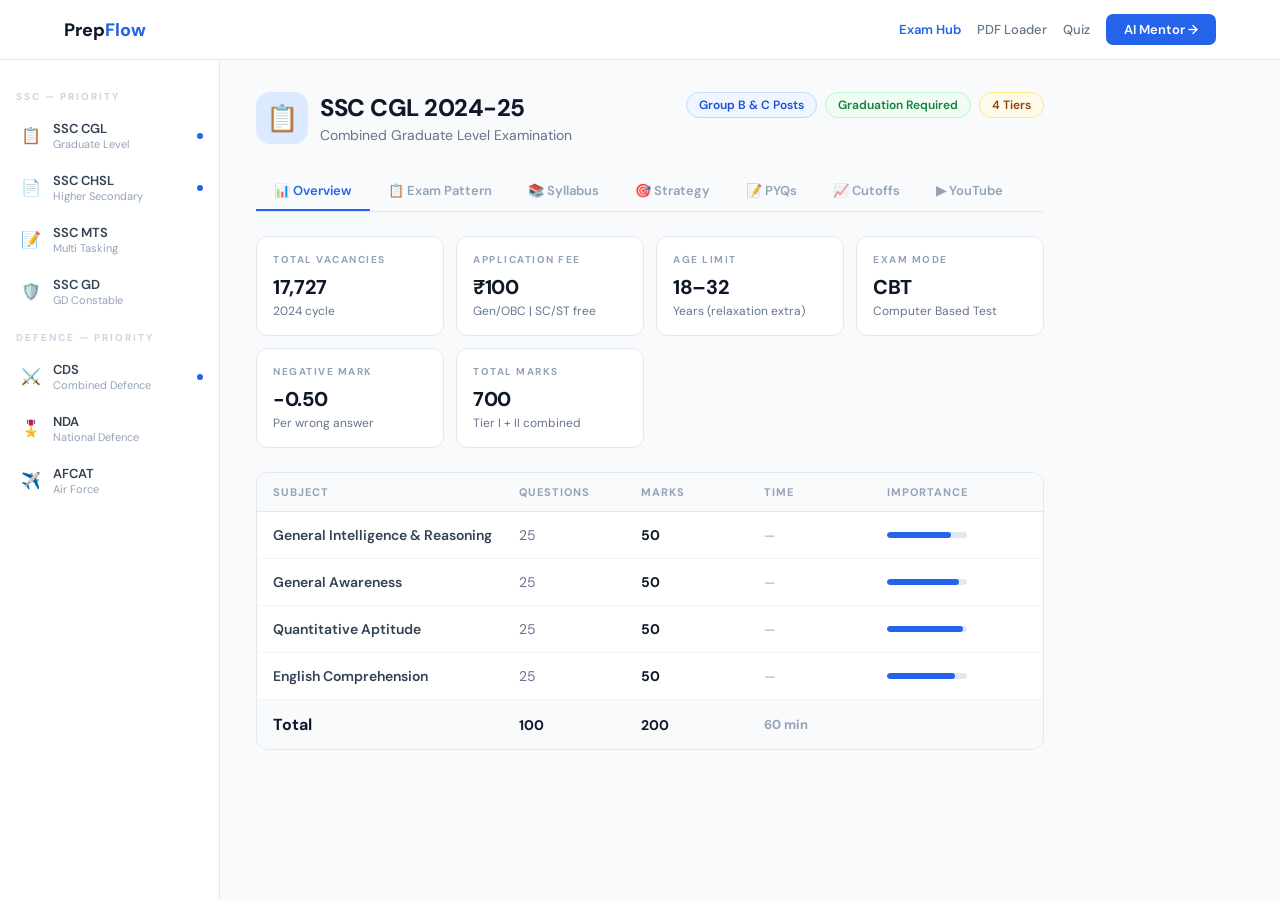
<file: prepflow_exams.html>
<!DOCTYPE html>
<html lang="en">
<head>
<meta charset="UTF-8"/>
<meta name="viewport" content="width=device-width, initial-scale=1.0"/>
<title>PrepFlow — Exam Hub</title>
<link href="https://fonts.googleapis.com/css2?family=DM+Sans:opsz,wght@9..40,400;9..40,500;9..40,600;9..40,700;9..40,800&display=swap" rel="stylesheet"/>
<style>
*{box-sizing:border-box;margin:0;padding:0}
html,body{font-family:'DM Sans',sans-serif;background:#F8FAFC;color:#0F172A}
nav{background:#fff;border-bottom:1px solid #E2E8F0;padding:0 5%;height:60px;display:flex;align-items:center;justify-content:space-between;position:sticky;top:0;z-index:50}
.logo{font-size:18px;font-weight:800;color:#0F172A;text-decoration:none}
.logo span{color:#2563EB}
.nav-right{display:flex;gap:16px;align-items:center}
.nav-right a{font-size:13px;font-weight:500;color:#64748B;text-decoration:none}
.nav-right a:hover{color:#0F172A}
.nav-right a.active{color:#2563EB;font-weight:600}
.btn-nav{background:#2563EB;color:#fff!important;padding:7px 18px;border-radius:7px;font-size:13px;font-weight:600!important}

.page{display:flex;min-height:calc(100vh - 60px)}

/* SIDEBAR */
.exam-sidebar{width:220px;min-width:220px;border-right:1px solid #E2E8F0;background:#fff;padding:16px 0;position:sticky;top:60px;height:calc(100vh - 60px);overflow-y:auto}
.sb-section{padding:6px 16px;font-size:10px;font-weight:700;letter-spacing:2px;text-transform:uppercase;color:#CBD5E1;margin-top:8px}
.exam-tab{display:flex;align-items:center;gap:10px;padding:10px 16px;cursor:pointer;border-left:3px solid transparent;transition:all .15s;margin:1px 0}
.exam-tab:hover{background:#F8FAFC;border-left-color:#BFDBFE}
.exam-tab.active{background:#EFF6FF;border-left-color:#2563EB}
.exam-tab .et-icon{font-size:16px;width:24px;text-align:center}
.exam-tab .et-info{flex:1}
.exam-tab .et-name{font-size:13px;font-weight:600;color:#334155}
.exam-tab .et-sub{font-size:11px;color:#94A3B8}
.exam-tab.active .et-name{color:#1D4ED8}
.priority-dot{width:6px;height:6px;border-radius:50%;background:#2563EB;flex-shrink:0}

/* MAIN CONTENT */
.exam-main{flex:1;padding:32px 36px;max-width:860px}
.exam-header{display:flex;align-items:flex-start;justify-content:space-between;gap:16px;margin-bottom:28px;flex-wrap:wrap}
.exam-title-row{display:flex;align-items:center;gap:12px}
.exam-icon-big{width:52px;height:52px;border-radius:14px;display:flex;align-items:center;justify-content:center;font-size:26px;flex-shrink:0}
.ei-ssc{background:#DBEAFE}
.ei-def{background:#DCFCE7}
.exam-header h1{font-size:24px;font-weight:800;letter-spacing:-.5px;color:#0F172A}
.exam-header p{font-size:14px;color:#64748B;margin-top:3px}
.header-badges{display:flex;gap:8px;flex-wrap:wrap}
.hbadge{font-size:12px;font-weight:600;padding:4px 12px;border-radius:100px;border:1.5px solid}
.hb-blue{background:#EFF6FF;border-color:#BFDBFE;color:#1D4ED8}
.hb-green{background:#F0FDF4;border-color:#BBF7D0;color:#15803D}
.hb-amber{background:#FFFBEB;border-color:#FDE68A;color:#92400E}

/* INFO TABS */
.info-tabs{display:flex;gap:0;border-bottom:1px solid #E2E8F0;margin-bottom:24px;overflow-x:auto}
.info-tab{padding:10px 18px;font-size:13px;font-weight:600;color:#94A3B8;cursor:pointer;border-bottom:2px solid transparent;white-space:nowrap;transition:all .2s}
.info-tab:hover{color:#475569}
.info-tab.active{color:#2563EB;border-bottom-color:#2563EB}

.tab-pane{display:none}
.tab-pane.active{display:block}

/* OVERVIEW CARDS */
.overview-grid{display:grid;grid-template-columns:repeat(auto-fit,minmax(160px,1fr));gap:12px;margin-bottom:24px}
.ov-card{background:#fff;border:1px solid #E2E8F0;border-radius:12px;padding:16px}
.ov-card h4{font-size:10px;font-weight:700;letter-spacing:1.5px;text-transform:uppercase;color:#94A3B8;margin-bottom:8px}
.ov-val{font-size:20px;font-weight:800;color:#0F172A;letter-spacing:-.3px}
.ov-sub{font-size:12px;color:#64748B;margin-top:3px}

/* SECTIONS TABLE */
.section-table{background:#fff;border:1px solid #E2E8F0;border-radius:12px;overflow:hidden;margin-bottom:20px}
.st-header{display:grid;padding:12px 16px;background:#F8FAFC;border-bottom:1px solid #E2E8F0;font-size:11px;font-weight:700;letter-spacing:1px;text-transform:uppercase;color:#94A3B8}
.st-row{display:grid;padding:14px 16px;border-bottom:1px solid #F1F5F9;align-items:center;transition:background .15s}
.st-row:last-child{border-bottom:none}
.st-row:hover{background:#F8FAFC}
.st-row .subj{font-size:14px;font-weight:600;color:#334155}
.st-row .qs{font-size:14px;color:#64748B}
.st-row .marks{font-size:14px;font-weight:700;color:#0F172A}
.st-row .time{font-size:13px;color:#94A3B8}
.importance-bar{height:6px;border-radius:100px;background:#E2E8F0;overflow:hidden;width:80px}
.ib-fill{height:100%;border-radius:100px;background:#2563EB}

/* SYLLABUS */
.syllabus-grid{display:grid;grid-template-columns:1fr 1fr;gap:16px;margin-bottom:20px}
.syl-card{background:#fff;border:1px solid #E2E8F0;border-radius:12px;padding:20px}
.syl-card h3{font-size:14px;font-weight:700;color:#0F172A;margin-bottom:14px;display:flex;align-items:center;gap:8px}
.topic-item{display:flex;align-items:center;justify-content:space-between;padding:7px 0;border-bottom:1px solid #F1F5F9}
.topic-item:last-child{border-bottom:none}
.ti-name{font-size:13px;color:#334155;font-weight:500}
.ti-weight{font-size:11px;font-weight:700;padding:2px 8px;border-radius:100px}
.tw-high{background:#DBEAFE;color:#1D4ED8}
.tw-med{background:#F3E8FF;color:#7C3AED}
.tw-low{background:#F1F5F9;color:#64748B}

/* STRATEGY */
.strategy-list{display:flex;flex-direction:column;gap:12px;margin-bottom:20px}
.strat-item{background:#fff;border:1px solid #E2E8F0;border-radius:12px;padding:18px;display:flex;gap:14px}
.strat-icon{font-size:20px;flex-shrink:0;margin-top:1px}
.strat-body h4{font-size:14px;font-weight:700;color:#0F172A;margin-bottom:5px}
.strat-body p{font-size:13px;color:#64748B;line-height:1.65}
.strat-body .tag{display:inline-block;font-size:11px;font-weight:600;background:#EFF6FF;color:#1D4ED8;padding:2px 8px;border-radius:100px;margin-top:6px}

/* PYQ TABLE */
.pyq-list{display:flex;flex-direction:column;gap:8px;margin-bottom:20px}
.pyq-row{background:#fff;border:1px solid #E2E8F0;border-radius:10px;padding:14px 18px;display:flex;align-items:center;gap:14px;transition:all .2s;cursor:pointer}
.pyq-row:hover{border-color:#BFDBFE;background:#EFF6FF}
.pyq-year{font-size:13px;font-weight:800;color:#1D4ED8;min-width:48px}
.pyq-info{flex:1}
.pyq-name{font-size:13px;font-weight:600;color:#334155}
.pyq-meta{font-size:11px;color:#94A3B8;margin-top:2px}
.pyq-btn{font-size:12px;font-weight:600;color:#2563EB;background:#EFF6FF;border:1px solid #BFDBFE;border-radius:6px;padding:5px 12px;cursor:pointer;white-space:nowrap;font-family:'DM Sans',sans-serif}
.pyq-btn:hover{background:#DBEAFE}

/* YOUTUBE */
.yt-section{margin-bottom:20px}
.yt-url-row{display:flex;gap:10px;margin-bottom:16px}
.yt-input{flex:1;padding:11px 16px;border:1.5px solid #E2E8F0;border-radius:10px;font-size:14px;font-family:'DM Sans',sans-serif;color:#0F172A;outline:none;transition:border .2s}
.yt-input:focus{border-color:#93C5FD}
.yt-input::placeholder{color:#CBD5E1}
.yt-btn{padding:11px 22px;background:#FF0000;color:#fff;border:none;border-radius:10px;font-size:14px;font-weight:700;cursor:pointer;font-family:'DM Sans',sans-serif;white-space:nowrap}
.yt-btn:hover{background:#CC0000}
.yt-channels-label{font-size:12px;font-weight:700;color:#94A3B8;letter-spacing:.5px;margin-bottom:10px}
.yt-channels{display:flex;flex-direction:column;gap:8px;margin-bottom:20px}
.yt-channel{background:#fff;border:1px solid #E2E8F0;border-radius:10px;padding:14px 18px;display:flex;align-items:center;gap:14px;transition:all .2s}
.yt-channel:hover{border-color:#E2E8F0;background:#FAFAFA}
.yc-avatar{width:40px;height:40px;border-radius:50%;background:#FF0000;display:flex;align-items:center;justify-content:center;font-size:16px;color:#fff;font-weight:700;flex-shrink:0}
.yc-info{flex:1}
.yc-name{font-size:14px;font-weight:700;color:#0F172A}
.yc-sub{font-size:12px;color:#94A3B8;margin-top:2px}
.yc-tags{display:flex;gap:6px;margin-top:6px;flex-wrap:wrap}
.yc-tag{font-size:11px;font-weight:600;background:#F8FAFC;border:1px solid #E2E8F0;border-radius:100px;padding:2px 8px;color:#64748B}
.yt-result{background:#fff;border:1px solid #E2E8F0;border-radius:12px;padding:20px;margin-bottom:16px;display:none}
.yt-result.show{display:block}
.yt-result h3{font-size:15px;font-weight:700;color:#0F172A;margin-bottom:8px}
.yt-result p{font-size:13px;color:#64748B;line-height:1.6;margin-bottom:12px}
.yt-transcript{background:#F8FAFC;border:1px solid #E2E8F0;border-radius:8px;padding:14px;font-size:13px;color:#334155;line-height:1.7;max-height:200px;overflow-y:auto;white-space:pre-wrap}
.yt-actions{display:flex;gap:8px;margin-top:12px}
.yt-action-btn{padding:8px 16px;border-radius:7px;font-size:12px;font-weight:600;cursor:pointer;font-family:'DM Sans',sans-serif;border:1.5px solid #E2E8F0;background:#fff;color:#475569;transition:all .2s}
.yt-action-btn:hover{border-color:#BFDBFE;background:#EFF6FF;color:#1D4ED8}
.yt-action-btn.primary{background:#2563EB;color:#fff;border-color:#2563EB}

/* CUTOFF */
.cutoff-table{background:#fff;border:1px solid #E2E8F0;border-radius:12px;overflow:hidden}
.ct-head{display:grid;grid-template-columns:1fr 1fr 1fr 1fr;padding:11px 16px;background:#F8FAFC;border-bottom:1px solid #E2E8F0;font-size:11px;font-weight:700;letter-spacing:1px;text-transform:uppercase;color:#94A3B8}
.ct-row{display:grid;grid-template-columns:1fr 1fr 1fr 1fr;padding:13px 16px;border-bottom:1px solid #F1F5F9;align-items:center}
.ct-row:last-child{border-bottom:none}
.ct-row:hover{background:#F8FAFC}
.ct-row span{font-size:13px;color:#334155}
.ct-row .year{font-weight:700;color:#0F172A}
.ct-row .score{font-weight:700;color:#1D4ED8}

@media(max-width:768px){
  .exam-sidebar{display:none}
  .exam-main{padding:20px 16px}
  .syllabus-grid{grid-template-columns:1fr}
}
</style>
</head>
<body>
<nav>
  <a class="logo" href="prepflow_v3.html">Prep<span>Flow</span></a>
  <div class="nav-right">
    <a href="prepflow_exams.html" class="active">Exam Hub</a>
    <a href="prepflow_pdfloader.html">PDF Loader</a>
    <a href="prepflow_quiz.html">Quiz</a>
    <a href="prepflow_chat.html" class="btn-nav">AI Mentor →</a>
  </div>
</nav>

<div class="page">
  <div class="exam-sidebar">
    <div class="sb-section">SSC — Priority</div>
    <div class="exam-tab active" onclick="loadExam('cgl',this)"><span class="et-icon">📋</span><div class="et-info"><div class="et-name">SSC CGL</div><div class="et-sub">Graduate Level</div></div><span class="priority-dot"></span></div>
    <div class="exam-tab" onclick="loadExam('chsl',this)"><span class="et-icon">📄</span><div class="et-info"><div class="et-name">SSC CHSL</div><div class="et-sub">Higher Secondary</div></div><span class="priority-dot"></span></div>
    <div class="exam-tab" onclick="loadExam('mts',this)"><span class="et-icon">📝</span><div class="et-info"><div class="et-name">SSC MTS</div><div class="et-sub">Multi Tasking</div></div></div>
    <div class="exam-tab" onclick="loadExam('gd',this)"><span class="et-icon">🛡️</span><div class="et-info"><div class="et-name">SSC GD</div><div class="et-sub">GD Constable</div></div></div>
    <div class="sb-section">Defence — Priority</div>
    <div class="exam-tab" onclick="loadExam('cds',this)"><span class="et-icon">⚔️</span><div class="et-info"><div class="et-name">CDS</div><div class="et-sub">Combined Defence</div></div><span class="priority-dot"></span></div>
    <div class="exam-tab" onclick="loadExam('nda',this)"><span class="et-icon">🎖️</span><div class="et-info"><div class="et-name">NDA</div><div class="et-sub">National Defence</div></div></div>
    <div class="exam-tab" onclick="loadExam('afcat',this)"><span class="et-icon">✈️</span><div class="et-info"><div class="et-name">AFCAT</div><div class="et-sub">Air Force</div></div></div>
  </div>

  <div class="exam-main" id="examMain">
    <!-- Content loads here -->
  </div>
</div>

<script>
const EXAMS = {
  cgl:{
    name:'SSC CGL 2024-25',icon:'📋',iconClass:'ei-ssc',type:'SSC',
    sub:'Combined Graduate Level Examination',
    badges:[{t:'Group B & C Posts',c:'hb-blue'},{t:'Graduation Required',c:'hb-green'},{t:'4 Tiers',c:'hb-amber'}],
    overview:[
      {label:'Total Vacancies',val:'17,727',sub:'2024 cycle'},
      {label:'Application Fee',val:'₹100',sub:'Gen/OBC | SC/ST free'},
      {label:'Age Limit',val:'18–32',sub:'Years (relaxation extra)'},
      {label:'Exam Mode',val:'CBT',sub:'Computer Based Test'},
      {label:'Negative Mark',val:'-0.50',sub:'Per wrong answer'},
      {label:'Total Marks',val:'700',sub:'Tier I + II combined'},
    ],
    sections:[
      {subj:'General Intelligence & Reasoning',qs:25,marks:50,time:'—',imp:80},
      {subj:'General Awareness',qs:25,marks:50,time:'—',imp:90},
      {subj:'Quantitative Aptitude',qs:25,marks:50,time:'—',imp:95},
      {subj:'English Comprehension',qs:25,marks:50,time:'—',imp:85},
    ],
    totalQs:100,totalMarks:200,totalTime:'60 min',
    syllabus:{
      'Maths':[
        {t:'Percentage & Profit/Loss',w:'high'},{t:'Time Speed Distance',w:'high'},
        {t:'Algebra',w:'high'},{t:'Geometry',w:'med'},
        {t:'Number System',w:'med'},{t:'Data Interpretation',w:'med'},
        {t:'Trigonometry',w:'low'},{t:'Statistics',w:'low'},
      ],
      'History & Polity':[
        {t:'Indian History',w:'high'},{t:'Freedom Movement',w:'high'},
        {t:'Indian Constitution',w:'med'},{t:'Polity & Governance',w:'med'},
        {t:'Medieval History',w:'low'},{t:'Ancient History',w:'low'},
      ],
      'Geography & Economics':[
        {t:'Indian Geography',w:'high'},{t:'World Geography',w:'med'},
        {t:'Economics Basics',w:'med'},{t:'Climate & Environment',w:'low'},
      ],
      'English':[
        {t:'Reading Comprehension',w:'high'},{t:'Error Detection',w:'high'},
        {t:'Fill in the Blanks',w:'med'},{t:'Synonyms/Antonyms',w:'med'},
        {t:'Cloze Test',w:'med'},{t:'Idioms & Phrases',w:'low'},
      ]
    },
    strategy:[
      {icon:'🎯',title:'Pehle Tier I qualify karo',text:'Tier I sirf qualifying hai — cutoff cross karna zaroori hai. 130-140+ marks target rakho. Isme zyada time mat lagao, Tier II pe focus karo.',tag:'Priority: Tier II'},
      {icon:'📐',title:'Math sabse zyada scoring',text:'Tier II mein 200 marks sirf Maths ke hain. Roz 30-40 questions practice karo. Percentage, P&L, Algebra — yeh teen topics akele 60+ marks denge.',tag:'Daily 2 hrs Math'},
      {icon:'📖',title:'English vocabulary roz build karo',text:'Roz 10 new words, 1 RC passage. Norman Lewis ki "Word Power Made Easy" book must-read hai SSC CGL ke liye.',tag:'30 min daily vocab'},
      {icon:'⚡',title:'GK sirf smart tarike se padho',text:'Poora GK padna impossible hai. Sirf: Last 6 months CA, Lucent GK (once), Previous year GK questions. Static GK mein zyada time waste mat karo.',tag:'Selective study'},
      {icon:'🔄',title:'Previous year papers — sabse important',text:'Last 5 saal ke papers solve karo time-bound. Yahi sabse effective preparation hai. Error analysis karo — galat questions ko dobaara padho.',tag:'5 papers minimum'},
    ],
    pyqs:[
      {year:'2024',name:'SSC CGL Tier I — Shift 1',meta:'100 Qs · Sep 2024 · All sections',link:'#'},
      {year:'2024',name:'SSC CGL Tier I — Shift 2',meta:'100 Qs · Sep 2024 · All sections',link:'#'},
      {year:'2023',name:'SSC CGL Tier I — Complete Paper',meta:'100 Qs · Jul 2023',link:'#'},
      {year:'2023',name:'SSC CGL Tier II — Paper I (Maths)',meta:'90 Qs · Oct 2023',link:'#'},
      {year:'2022',name:'SSC CGL Tier I Paper',meta:'100 Qs · Dec 2022',link:'#'},
      {year:'2021',name:'SSC CGL Tier I Paper',meta:'100 Qs · Aug 2021',link:'#'},
    ],
    cutoffs:[
      {year:'2024',gen:'140.5',obc:'135.2',sc:'125.8'},
      {year:'2023',gen:'137.8',obc:'132.5',sc:'122.1'},
      {year:'2022',gen:'135.2',obc:'130.0',sc:'119.5'},
      {year:'2021',gen:'130.0',obc:'125.5',sc:'115.0'},
    ],
    ytChannels:[
      {init:'SS',name:'SSC Adda247',subs:'5.2M subscribers',tags:['SSC CGL','CHSL','Free']},
      {init:'PW',name:'Physics Wallah (Alakh Sir)',subs:'17M subscribers',tags:['Math','Reasoning','Free']},
      {init:'WT',name:'Wifistudy',subs:'8.3M subscribers',tags:['GK','Current Affairs','Free']},
      {init:'GR',name:'Gagan Pratap Maths',subs:'3.1M subscribers',tags:['Math Only','CGL Expert','Free']},
      {init:'KD',name:'KD Campus',subs:'2.8M subscribers',tags:['English','Vocab','Free']},
    ]
  },
  chsl:{
    name:'SSC CHSL 2024-25',icon:'📄',iconClass:'ei-ssc',type:'SSC',
    sub:'Combined Higher Secondary Level Examination',
    badges:[{t:'LDC/JSA/PA/SA Posts',c:'hb-blue'},{t:'10+2 Required',c:'hb-green'},{t:'2 Tiers',c:'hb-amber'}],
    overview:[
      {label:'Total Vacancies',val:'3,712',sub:'2024 cycle'},
      {label:'Application Fee',val:'₹100',sub:'Gen/OBC | SC/ST free'},
      {label:'Age Limit',val:'18–27',sub:'Years'},
      {label:'Exam Mode',val:'CBT',sub:'Computer Based'},
      {label:'Negative Mark',val:'-0.50',sub:'Per wrong answer'},
      {label:'Total Marks',val:'400',sub:'Tier I + II'},
    ],
    sections:[
      {subj:'General Intelligence',qs:25,marks:50,time:'—',imp:80},
      {subj:'General Awareness',qs:25,marks:50,time:'—',imp:85},
      {subj:'Quantitative Aptitude',qs:25,marks:50,time:'—',imp:90},
      {subj:'English Language',qs:25,marks:50,time:'—',imp:85},
    ],
    totalQs:100,totalMarks:200,totalTime:'60 min',
    syllabus:{
      'Quantitative Aptitude':[
        {t:'Percentage & Profit/Loss',w:'high'},{t:'Ratio & Proportion',w:'high'},
        {t:'Time & Work',w:'med'},{t:'Simple & Compound Interest',w:'med'},
        {t:'Number System',w:'med'},{t:'Basic Algebra',w:'low'},
      ],
      'General Awareness':[
        {t:'Current Affairs (3 months)',w:'high'},{t:'Static GK',w:'high'},
        {t:'Indian History',w:'med'},{t:'Geography',w:'med'},
        {t:'Science Basics',w:'med'},{t:'Sports & Awards',w:'low'},
      ],
      'Reasoning':[
        {t:'Analogy',w:'high'},{t:'Classification',w:'high'},
        {t:'Series',w:'high'},{t:'Coding-Decoding',w:'med'},
        {t:'Direction & Distance',w:'med'},{t:'Venn Diagram',w:'low'},
      ],
      'English':[
        {t:'Error Spotting',w:'high'},{t:'Fill in Blanks',w:'high'},
        {t:'Synonyms/Antonyms',w:'med'},{t:'Cloze Test',w:'med'},
        {t:'One Word Substitution',w:'med'},{t:'Spelling',w:'low'},
      ]
    },
    strategy:[
      {icon:'✅',title:'CHSL CGL se aasaan hai — smart karo',text:'CHSL ka level 10+2 ka hai. CGL waale prepare kar rahe ho toh CHSL easy lagega. 120+ marks target rakho Tier I mein.',tag:'Easier than CGL'},
      {icon:'📐',title:'Math basic rakho — advanced nahi',text:'CHSL mein Class 10 level Maths aata hai. Percentage, Ratio, SI/CI — yeh 3 topics master karo. Complex formulas ki zaroorat nahi.',tag:'Class 10 level only'},
      {icon:'📖',title:'English grammar strong banao',text:'Error spotting aur fill in blanks mein grammar rules se questions aate hain. Basic tenses, subject-verb agreement — yeh zyada important hain vocabulary se.',tag:'Grammar > Vocab'},
      {icon:'⚡',title:'Typing test ki practice shuru karo',text:'Tier II mein typing test hota hai — English 35 WPM, Hindi 30 WPM. Yeh daily practice maangta hai. Neglect mat karo!',tag:'Typing mandatory'},
    ],
    pyqs:[
      {year:'2024',name:'SSC CHSL Tier I — Mar 2024',meta:'100 Qs · All shifts',link:'#'},
      {year:'2023',name:'SSC CHSL Tier I — Aug 2023',meta:'100 Qs · Complete',link:'#'},
      {year:'2022',name:'SSC CHSL Tier I Paper',meta:'100 Qs · May 2022',link:'#'},
      {year:'2021',name:'SSC CHSL Tier I Paper',meta:'100 Qs · Apr 2021',link:'#'},
    ],
    cutoffs:[
      {year:'2024',gen:'132.0',obc:'128.5',sc:'119.0'},
      {year:'2023',gen:'129.5',obc:'125.0',sc:'116.5'},
      {year:'2022',gen:'125.0',obc:'120.5',sc:'112.0'},
    ],
    ytChannels:[
      {init:'SS',name:'SSC Adda247',subs:'5.2M subscribers',tags:['SSC CHSL','Free']},
      {init:'PW',name:'Physics Wallah',subs:'17M subscribers',tags:['Math','Hindi Medium']},
      {init:'WT',name:'Wifistudy',subs:'8.3M subscribers',tags:['GK','English']},
      {init:'ND',name:'Neetu Singh English',subs:'1.2M subscribers',tags:['English Only','Free']},
    ]
  },
  cds:{
    name:'CDS I & II 2024-25',icon:'⚔️',iconClass:'ei-def',type:'Defence',
    sub:'Combined Defence Services Examination — UPSC',
    badges:[{t:'Officer Level Posts',c:'hb-blue'},{t:'Graduation Required',c:'hb-green'},{t:'SSB Interview',c:'hb-amber'}],
    overview:[
      {label:'Conducting Body',val:'UPSC',sub:'Twice yearly (I & II)'},
      {label:'Application Fee',val:'₹200',sub:'Women/SC/ST free'},
      {label:'Age Limit',val:'19–25',sub:'Years (varies by post)'},
      {label:'Negative Mark',val:'-0.33',sub:'Per wrong answer'},
      {label:'Total Marks',val:'300',sub:'Written (IMA/INA/AFA)'},
      {label:'SSB Interview',val:'900',sub:'Marks (personality test)'},
    ],
    sections:[
      {subj:'English',qs:120,marks:100,time:'2 hrs',imp:90},
      {subj:'General Knowledge',qs:120,marks:100,time:'2 hrs',imp:85},
      {subj:'Elementary Mathematics',qs:100,marks:100,time:'2 hrs',imp:95},
    ],
    totalQs:340,totalMarks:300,totalTime:'6 hrs total',
    syllabus:{
      'Elementary Mathematics':[
        {t:'Algebra',w:'high'},{t:'Trigonometry',w:'high'},
        {t:'Geometry',w:'high'},{t:'Arithmetic',w:'high'},
        {t:'Statistics',w:'med'},{t:'Mensuration',w:'med'},
        {t:'Number System',w:'med'},{t:'Set Theory',w:'low'},
      ],
      'General Knowledge':[
        {t:'Indian History & Culture',w:'high'},{t:'Defence & Military GK',w:'high'},
        {t:'Current Affairs',w:'high'},{t:'Indian Polity',w:'med'},
        {t:'Geography',w:'med'},{t:'Science & Tech',w:'med'},
        {t:'Economy',w:'low'},{t:'Sports',w:'low'},
      ],
      'English':[
        {t:'Reading Comprehension',w:'high'},{t:'Fill in Blanks',w:'high'},
        {t:'Ordering of Sentences',w:'med'},{t:'Spotting Errors',w:'med'},
        {t:'Vocabulary',w:'high'},{t:'Antonyms/Synonyms',w:'med'},
      ],
      'SSB Interview':[
        {t:'Officers Intelligence Rating',w:'high'},{t:'Psychological Tests',w:'high'},
        {t:'Group Testing Officer Tasks',w:'high'},{t:'Personal Interview',w:'high'},
        {t:'Command Task',w:'med'},{t:'Conference',w:'med'},
      ]
    },
    strategy:[
      {icon:'⚔️',title:'CDS = Written + SSB dono qualify karne hain',text:'Written mein sirf shortlist hoge — real selection SSB mein hoti hai. Written mein 40-50% marks kaafi hain shortlist ke liye. SSB ko seriously lo.',tag:'SSB is the real game'},
      {icon:'📐',title:'Math Class 11-12 level ka hai',text:'NCERT Class 11-12 Maths pehle complete karo. Algebra aur Trigonometry combined 40% weightage rakhte hain. Shortcuts kaam nahi karenge — concepts strong banao.',tag:'NCERT first'},
      {icon:'🌍',title:'Defence GK zyada important hai',text:'General GK ke saath Defence specific GK bhi zaroori hai — Indian Army history, ranks, operations, current defence news. Yeh CDS-specific hai.',tag:'Defence GK unique'},
      {icon:'📖',title:'English newspaper roz padho',text:'CDS English tough hai. The Hindu ya Indian Express roz padho — RC passages aur vocabulary dono improve honge. 30-45 min daily.',tag:'The Hindu daily'},
      {icon:'🏃',title:'Physical fitness parallel maintain karo',text:'SSB mein physical tasks hote hain. Written prepare karte karte daily running, push-ups karte raho. SSB ke waqt fitness alag se nahi bana sakte.',tag:'Fitness from day 1'},
    ],
    pyqs:[
      {year:'2024',name:'CDS II 2024 — All Papers',meta:'English + GK + Math',link:'#'},
      {year:'2024',name:'CDS I 2024 — All Papers',meta:'English + GK + Math',link:'#'},
      {year:'2023',name:'CDS II 2023 — Complete',meta:'English + GK + Math',link:'#'},
      {year:'2023',name:'CDS I 2023 — Complete',meta:'English + GK + Math',link:'#'},
      {year:'2022',name:'CDS II 2022 Paper',meta:'All 3 papers',link:'#'},
    ],
    cutoffs:[
      {year:'2024',gen:'88',obc:'82',sc:'75'},
      {year:'2023',gen:'85',obc:'79',sc:'72'},
      {year:'2022',gen:'82',obc:'76',sc:'70'},
    ],
    ytChannels:[
      {init:'MJ',name:'Major Kalshi Classes',subs:'2.1M subscribers',tags:['CDS','NDA','Defence']},
      {init:'CC',name:'Centurion Defence Academy',subs:'890K subscribers',tags:['CDS','SSB','Free']},
      {init:'DD',name:'Defence Adda247',subs:'1.5M subscribers',tags:['CDS','NDA','AFCAT']},
      {init:'SS',name:'SSBCrack',subs:'1.3M subscribers',tags:['SSB Interview','GTO','Free']},
    ]
  },
  mts:{
    name:'SSC MTS 2024-25',icon:'📝',iconClass:'ei-ssc',type:'SSC',
    sub:'Multi Tasking Staff & Havaldar Examination',
    badges:[{t:'Group C Posts',c:'hb-blue'},{t:'10th Pass Required',c:'hb-green'},{t:'2 Tiers',c:'hb-amber'}],
    overview:[
      {label:'Total Vacancies',val:'9,583',sub:'2024 cycle'},
      {label:'Application Fee',val:'₹0',sub:'All categories free'},
      {label:'Age Limit',val:'18–25',sub:'Years'},
      {label:'Exam Mode',val:'CBT',sub:'Computer Based'},
      {label:'Negative Mark',val:'No',sub:'Tier I has no negative'},
      {label:'Total Marks',val:'150',sub:'Tier I + II'},
    ],
    sections:[
      {subj:'Numerical & Mathematical Ability',qs:20,marks:60,time:'—',imp:85},
      {subj:'Reasoning Ability & Problem Solving',qs:20,marks:60,time:'—',imp:80},
      {subj:'General Awareness',qs:25,marks:75,time:'—',imp:90},
      {subj:'English Language & Comprehension',qs:25,marks:75,time:'—',imp:75},
    ],
    totalQs:90,totalMarks:270,totalTime:'90 min',
    syllabus:{
      'Math & Numerical':[
        {t:'Number System',w:'high'},{t:'Percentage',w:'high'},
        {t:'Basic Arithmetic',w:'high'},{t:'Simple Interest',w:'med'},
        {t:'Fractions & Decimals',w:'med'},{t:'Time & Work',w:'low'},
      ],
      'General Awareness':[
        {t:'Current Affairs',w:'high'},{t:'Indian History',w:'high'},
        {t:'Basic Science',w:'med'},{t:'Geography',w:'med'},
        {t:'Indian Constitution',w:'med'},{t:'Sports',w:'low'},
      ],
      'Reasoning':[
        {t:'Analogy',w:'high'},{t:'Series',w:'high'},
        {t:'Classification',w:'high'},{t:'Mirror Images',w:'med'},
        {t:'Paper Folding',w:'med'},{t:'Embedded Figures',w:'low'},
      ],
      'English':[
        {t:'Basic Grammar',w:'high'},{t:'Vocabulary',w:'high'},
        {t:'Sentence Correction',w:'med'},{t:'Reading Comp',w:'med'},
      ]
    },
    strategy:[
      {icon:'✅',title:'Sabse aasaan SSC exam — 10th level',text:'MTS Class 10 level ka exam hai. Agar tum 10th maths mein acche the toh bahut kam mehnat lagegi. 3-4 months ki preparation kaafi hai.',tag:'3 months enough'},
      {icon:'🎯',title:'GK pe zyada focus karo',text:'MTS mein GK sabse zyada marks deta hai. Lucent GK aur last 6 months current affairs padho. Yahi sabse zyada score karaata hai.',tag:'GK = max marks'},
      {icon:'⚡',title:'Tier I mein no negative marking',text:'Tier I mein negative marking nahi hai! Toh har question ka jawab do — even guess karo. Koi question blank mat chhodo.',tag:'Attempt all'},
    ],
    pyqs:[
      {year:'2024',name:'SSC MTS Tier I — 2024',meta:'90 Qs · Sep-Oct 2024',link:'#'},
      {year:'2023',name:'SSC MTS Tier I — 2023',meta:'90 Qs · May 2023',link:'#'},
      {year:'2021',name:'SSC MTS Paper — 2021',meta:'100 Qs · Oct 2021',link:'#'},
    ],
    cutoffs:[
      {year:'2024',gen:'105',obc:'100',sc:'92'},
      {year:'2023',gen:'100',obc:'95',sc:'88'},
    ],
    ytChannels:[
      {init:'SS',name:'SSC Adda247',subs:'5.2M',tags:['MTS','Free','Hindi']},
      {init:'PW',name:'Physics Wallah',subs:'17M',tags:['Math','Reasoning']},
      {init:'WT',name:'Wifistudy',subs:'8.3M',tags:['GK','Free']},
    ]
  },
  gd:{
    name:'SSC GD Constable 2024-25',icon:'🛡️',iconClass:'ei-ssc',type:'SSC',
    sub:'General Duty Constable — CAPF / NIA / SSF / AR',
    badges:[{t:'Constable Posts',c:'hb-blue'},{t:'10th Pass',c:'hb-green'},{t:'Physical Test',c:'hb-amber'}],
    overview:[
      {label:'Total Vacancies',val:'39,481',sub:'Largest SSC exam'},
      {label:'Application Fee',val:'₹100',sub:'Women/SC/ST free'},
      {label:'Age Limit',val:'18–23',sub:'Years'},
      {label:'Physical Test',val:'Required',sub:'After written'},
      {label:'Negative Mark',val:'-0.25',sub:'Per wrong answer'},
      {label:'Total Marks',val:'160',sub:'Written exam'},
    ],
    sections:[
      {subj:'General Intelligence & Reasoning',qs:20,marks:40,time:'—',imp:80},
      {subj:'General Knowledge & Awareness',qs:20,marks:40,time:'—',imp:90},
      {subj:'Elementary Mathematics',qs:20,marks:40,time:'—',imp:85},
      {subj:'English / Hindi',qs:20,marks:40,time:'—',imp:75},
    ],
    totalQs:80,totalMarks:160,totalTime:'60 min',
    syllabus:{
      'Mathematics':[
        {t:'Number System',w:'high'},{t:'Percentage',w:'high'},
        {t:'Ratio & Proportion',w:'med'},{t:'Time & Work',w:'med'},
        {t:'Profit & Loss',w:'high'},{t:'Mensuration',w:'low'},
      ],
      'General Awareness':[
        {t:'Current Affairs',w:'high'},{t:'Indian History',w:'high'},
        {t:'Sports & Awards',w:'med'},{t:'Geography',w:'med'},
        {t:'Science',w:'med'},{t:'Constitution',w:'low'},
      ],
      'Reasoning':[
        {t:'Analogy',w:'high'},{t:'Classification',w:'high'},
        {t:'Series',w:'med'},{t:'Non-Verbal Reasoning',w:'med'},
      ],
      'English/Hindi':[
        {t:'Grammar Basics',w:'high'},{t:'Comprehension',w:'med'},
        {t:'Vocabulary',w:'med'},{t:'Fill Blanks',w:'high'},
      ]
    },
    strategy:[
      {icon:'🏃',title:'Physical Test sabse pehle dekho',text:'Written clear karne ke baad Physical Efficiency Test (PET) aur Physical Standard Test (PST) hote hain. Running (5km / 1.6km), height, chest — pehle se prepare karo.',tag:'Physical = mandatory'},
      {icon:'🎯',title:'Cutoff low hai — accuracy matter karti hai',text:'GD cutoff relatively low hota hai. 100+ marks target rakho. Negative marking hai (-0.25) toh sirf confident questions attempt karo.',tag:'Quality over quantity'},
      {icon:'📚',title:'GK aur Reasoning pe focus karo',text:'In dono sections mein 80-90% accuracy possible hai proper preparation se. Yahi score differentiate karega.',tag:'GK + Reasoning = key'},
    ],
    pyqs:[
      {year:'2024',name:'SSC GD 2024 — All Shifts',meta:'80 Qs · Feb-Mar 2024',link:'#'},
      {year:'2022',name:'SSC GD 2022 Paper',meta:'80 Qs · Jan 2023',link:'#'},
      {year:'2021',name:'SSC GD 2021 Paper',meta:'80 Qs · Nov 2021',link:'#'},
    ],
    cutoffs:[
      {year:'2024',gen:'98',obc:'93',sc:'86'},
      {year:'2022',gen:'95',obc:'90',sc:'83'},
    ],
    ytChannels:[
      {init:'SS',name:'SSC Adda247',subs:'5.2M',tags:['GD','Free']},
      {init:'YT',name:'Yojana IAS / GD Special',subs:'750K',tags:['GD Focus','Hindi']},
      {init:'PW',name:'Physics Wallah',subs:'17M',tags:['Math','GK']},
    ]
  },
  nda:{
    name:'NDA & NA 2024-25',icon:'🎖️',iconClass:'ei-def',type:'Defence',
    sub:'National Defence Academy & Naval Academy Examination — UPSC',
    badges:[{t:'12th Pass',c:'hb-blue'},{t:'Age: 16.5–19.5 yrs',c:'hb-green'},{t:'SSB Interview',c:'hb-amber'}],
    overview:[
      {label:'Conducting Body',val:'UPSC',sub:'Twice yearly'},
      {label:'Vacancies',val:'400+',sub:'Army/Navy/Air Force'},
      {label:'Application Fee',val:'₹100',sub:'SC/ST/Women free'},
      {label:'Eligibility',val:'12th',sub:'PCM for Air Force/Navy'},
      {label:'Negative Mark',val:'-0.83',sub:'Per wrong answer (Math)'},
      {label:'SSB Marks',val:'900',sub:'After written shortlist'},
    ],
    sections:[
      {subj:'Mathematics',qs:120,marks:300,time:'2.5 hrs',imp:95},
      {subj:'General Ability Test',qs:150,marks:600,time:'2.5 hrs',imp:90},
    ],
    totalQs:270,totalMarks:900,totalTime:'5 hrs',
    syllabus:{
      'Mathematics':[
        {t:'Algebra',w:'high'},{t:'Trigonometry',w:'high'},
        {t:'Calculus (Diff + Integral)',w:'high'},{t:'Matrices & Determinants',w:'high'},
        {t:'Vector Algebra',w:'med'},{t:'Statistics & Probability',w:'med'},
        {t:'Sets, Relations, Functions',w:'med'},{t:'2D & 3D Geometry',w:'high'},
      ],
      'General Ability':[
        {t:'English (200 marks)',w:'high'},{t:'Physics',w:'high'},
        {t:'Chemistry',w:'med'},{t:'General Science',w:'med'},
        {t:'History & Freedom Movement',w:'high'},{t:'Geography',w:'med'},
        {t:'Current Events',w:'high'},{t:'Polity',w:'low'},
      ],
      'English (Part A)':[
        {t:'Grammar & Usage',w:'high'},{t:'Vocabulary',w:'high'},
        {t:'Comprehension',w:'high'},{t:'Mental Ability',w:'med'},
      ],
      'SSB Preparation':[
        {t:'Thematic Apperception Test',w:'high'},{t:'Word Association Test',w:'high'},
        {t:'Situation Reaction Test',w:'high'},{t:'Group Discussion',w:'high'},
        {t:'Command Task',w:'med'},{t:'Lecturette',w:'med'},
      ]
    },
    strategy:[
      {icon:'🎓',title:'NDA Math Class 12 PCM level ka hai',text:'NCERT Class 11-12 Math + Physics + Chemistry pehle complete karo. NDA ka math tough hai — Calculus, Vectors, 3D Geometry sab aata hai.',tag:'NCERT is the bible'},
      {icon:'📐',title:'Math mein negative marking harsh hai',text:'Math mein -0.83 negative marking hai! Yani 3 galat = 1 sahi waste. Sirf 60-65% questions attempt karo confidently. Guessing dangerous hai.',tag:'Attempt selectively'},
      {icon:'🌍',title:'GAT mein GK + Science + English',text:'GAT 600 marks ka hai — yahan zyada marks milte hain. English, Physics, History pe focus karo. Yahi sections consistent aate hain.',tag:'GAT = 66% marks'},
      {icon:'🏃',title:'Age jaldi khatam hoti hai — ab shuru karo',text:'NDA ke liye 12th mein hi apply kar sakte ho. 16.5 se 19.5 saal ka window bahut chhota hai. Agar eligible ho toh delay mat karo.',tag:'Time is critical'},
    ],
    pyqs:[
      {year:'2024',name:'NDA II 2024 — Math + GAT',meta:'270 Qs · Sep 2024',link:'#'},
      {year:'2024',name:'NDA I 2024 — Math + GAT',meta:'270 Qs · Apr 2024',link:'#'},
      {year:'2023',name:'NDA II 2023 Complete',meta:'270 Qs',link:'#'},
      {year:'2023',name:'NDA I 2023 Complete',meta:'270 Qs',link:'#'},
    ],
    cutoffs:[
      {year:'2024',gen:'360',obc:'350',sc:'330'},
      {year:'2023',gen:'345',obc:'335',sc:'318'},
      {year:'2022',gen:'360',obc:'349',sc:'322'},
    ],
    ytChannels:[
      {init:'MJ',name:'Major Kalshi Classes',subs:'2.1M',tags:['NDA','CDS','Defence']},
      {init:'CC',name:'Centurion Defence',subs:'890K',tags:['NDA Expert','Free']},
      {init:'DD',name:'Defence Adda247',subs:'1.5M',tags:['NDA','AFCAT']},
      {init:'PW',name:'Physics Wallah',subs:'17M',tags:['NDA Math','PCM','Free']},
    ]
  },
  afcat:{
    name:'AFCAT 2024-25',icon:'✈️',iconClass:'ei-def',type:'Defence',
    sub:'Air Force Common Admission Test — Indian Air Force',
    badges:[{t:'Flying & Ground Duty',c:'hb-blue'},{t:'Graduation Required',c:'hb-green'},{t:'AFSB Interview',c:'hb-amber'}],
    overview:[
      {label:'Conducting Body',val:'IAF',sub:'Twice yearly'},
      {label:'Application Fee',val:'₹250',sub:'All categories'},
      {label:'Age Limit',val:'20–26',sub:'Years (Flying Branch)'},
      {label:'Negative Mark',val:'-1',sub:'Per wrong answer'},
      {label:'EKT',val:'Required',sub:'For Technical Branch'},
      {label:'AFSB',val:'Required',sub:'After written'},
    ],
    sections:[
      {subj:'General Awareness',qs:25,marks:75,time:'—',imp:90},
      {subj:'Verbal Ability in English',qs:30,marks:90,time:'—',imp:90},
      {subj:'Numerical Ability',qs:15,marks:45,time:'—',imp:80},
      {subj:'Reasoning & Military Aptitude',qs:30,marks:90,time:'—',imp:95},
    ],
    totalQs:100,totalMarks:300,totalTime:'120 min',
    syllabus:{
      'Reasoning & Military Aptitude':[
        {t:'Verbal Skills',w:'high'},{t:'Spatial Ability',w:'high'},
        {t:'Rotational Ability',w:'high'},{t:'Hidden Figures',w:'med'},
        {t:'Embedded Figures',w:'med'},{t:'Sequencing',w:'med'},
      ],
      'General Awareness':[
        {t:'Indian Air Force History',w:'high'},{t:'Defence Current Affairs',w:'high'},
        {t:'Indian History',w:'med'},{t:'Geography',w:'med'},
        {t:'Science & Technology',w:'high'},{t:'Sports',w:'low'},
      ],
      'Verbal Ability':[
        {t:'Reading Comprehension',w:'high'},{t:'Error Detection',w:'high'},
        {t:'Fill in Blanks',w:'high'},{t:'Vocabulary',w:'med'},
        {t:'Antonyms/Synonyms',w:'med'},{t:'Ordering',w:'med'},
      ],
      'Numerical Ability':[
        {t:'Percentage & Ratio',w:'high'},{t:'Profit & Loss',w:'high'},
        {t:'Time & Work',w:'med'},{t:'Number System',w:'med'},
        {t:'SI/CI',w:'med'},{t:'Speed & Distance',w:'low'},
      ]
    },
    strategy:[
      {icon:'✈️',title:'Reasoning aur English sabse important',text:'AFCAT mein Reasoning + English combined 180 marks ka hai — total ka 60%! In dono pe sabse zyada time do. Spatial reasoning practice karo specially.',tag:'60% marks here'},
      {icon:'🛫',title:'Military GK AFCAT ke liye specific hai',text:'Indian Air Force ki history, aircraft names, air bases, IAF operations — yeh sab specifically AFCAT mein aata hai. Normal GK books mein yeh nahi milega.',tag:'IAF-specific GK'},
      {icon:'⚠️',title:'-1 negative marking — be careful',text:'AFCAT mein -1 mark per wrong answer hai. Sirf 70% questions attempt karo jinmein confident ho. Guessing bahut costly hai yahan.',tag:'Attempt 70% only'},
      {icon:'🧮',title:'Math easy hai — miss mat karo',text:'AFCAT ka Math easy hai — Class 10 level. Yahan 90%+ accuracy possible hai. Yeh easy marks mat chhodo.',tag:'Easy 45 marks'},
    ],
    pyqs:[
      {year:'2024',name:'AFCAT II 2024',meta:'100 Qs · Aug 2024',link:'#'},
      {year:'2024',name:'AFCAT I 2024',meta:'100 Qs · Feb 2024',link:'#'},
      {year:'2023',name:'AFCAT II 2023',meta:'100 Qs · Aug 2023',link:'#'},
      {year:'2023',name:'AFCAT I 2023',meta:'100 Qs · Feb 2023',link:'#'},
    ],
    cutoffs:[
      {year:'2024',gen:'152',obc:'148',sc:'140'},
      {year:'2023',gen:'150',obc:'145',sc:'138'},
    ],
    ytChannels:[
      {init:'DD',name:'Defence Adda247',subs:'1.5M',tags:['AFCAT','Free']},
      {init:'MJ',name:'Major Kalshi Classes',subs:'2.1M',tags:['AFCAT','CDS']},
      {init:'AF',name:'Air Force Wale',subs:'420K',tags:['AFCAT Only','Free']},
    ]
  }
};

let currentExam='cgl';

function loadExam(key,tabEl){
  document.querySelectorAll('.exam-tab').forEach(t=>t.classList.remove('active'));
  if(tabEl) tabEl.classList.add('active');
  currentExam=key;
  const d=EXAMS[key];
  const cols=d.sections.length>3?'grid-template-columns:1fr 1fr 1fr 1fr':'grid-template-columns:1fr 1fr 1fr 1fr';
  document.getElementById('examMain').innerHTML=`
    <div class="exam-header">
      <div>
        <div class="exam-title-row">
          <div class="exam-icon-big ${d.iconClass}">${d.icon}</div>
          <div>
            <h1>${d.name}</h1>
            <p>${d.sub}</p>
          </div>
        </div>
      </div>
      <div class="header-badges">${d.badges.map(b=>`<span class="hbadge ${b.c}">${b.t}</span>`).join('')}</div>
    </div>
    <div class="info-tabs">
      <div class="info-tab active" onclick="switchInfo('overview',this)">📊 Overview</div>
      <div class="info-tab" onclick="switchInfo('pattern',this)">📋 Exam Pattern</div>
      <div class="info-tab" onclick="switchInfo('syllabus',this)">📚 Syllabus</div>
      <div class="info-tab" onclick="switchInfo('strategy',this)">🎯 Strategy</div>
      <div class="info-tab" onclick="switchInfo('pyq',this)">📝 PYQs</div>
      <div class="info-tab" onclick="switchInfo('cutoff',this)">📈 Cutoffs</div>
      <div class="info-tab" onclick="switchInfo('youtube',this)">▶ YouTube</div>
    </div>
    <!-- OVERVIEW -->
    <div class="tab-pane active" id="info-overview">
      <div class="overview-grid">${d.overview.map(o=>`<div class="ov-card"><h4>${o.label}</h4><div class="ov-val">${o.val}</div><div class="ov-sub">${o.sub}</div></div>`).join('')}</div>
      <div class="section-table">
        <div class="st-header" style="grid-template-columns:2fr 1fr 1fr 1fr 140px">
          <span>Subject</span><span>Questions</span><span>Marks</span><span>Time</span><span>Importance</span>
        </div>
        ${d.sections.map(s=>`<div class="st-row" style="grid-template-columns:2fr 1fr 1fr 1fr 140px">
          <span class="subj">${s.subj}</span>
          <span class="qs">${s.qs}</span>
          <span class="marks">${s.marks}</span>
          <span class="time">${s.time}</span>
          <div class="importance-bar"><div class="ib-fill" style="width:${s.imp}%"></div></div>
        </div>`).join('')}
        <div class="st-row" style="grid-template-columns:2fr 1fr 1fr 1fr 140px;background:#F8FAFC;font-weight:700">
          <span style="font-weight:700;color:#0F172A">Total</span>
          <span class="qs" style="font-weight:700;color:#0F172A">${d.totalQs}</span>
          <span class="marks">${d.totalMarks}</span>
          <span class="time">${d.totalTime}</span>
          <span></span>
        </div>
      </div>
    </div>
    <!-- PATTERN -->
    <div class="tab-pane" id="info-pattern">
      <div class="section-table">
        <div class="st-header" style="grid-template-columns:2fr 1fr 1fr 1fr 140px">
          <span>Subject</span><span>Questions</span><span>Marks</span><span>Time</span><span>Importance</span>
        </div>
        ${d.sections.map(s=>`<div class="st-row" style="grid-template-columns:2fr 1fr 1fr 1fr 140px">
          <span class="subj">${s.subj}</span>
          <span class="qs">${s.qs}</span>
          <span class="marks">${s.marks}</span>
          <span class="time">${s.time}</span>
          <div class="importance-bar"><div class="ib-fill" style="width:${s.imp}%"></div></div>
        </div>`).join('')}
      </div>
    </div>
    <!-- SYLLABUS -->
    <div class="tab-pane" id="info-syllabus">
      <div class="syllabus-grid">${Object.entries(d.syllabus).map(([sec,topics])=>`
        <div class="syl-card">
          <h3>📌 ${sec}</h3>
          ${topics.map(t=>`<div class="topic-item"><span class="ti-name">${t.t}</span><span class="ti-weight tw-${t.w}">${t.w==='high'?'High':t.w==='med'?'Medium':'Low'}</span></div>`).join('')}
        </div>`).join('')}</div>
    </div>
    <!-- STRATEGY -->
    <div class="tab-pane" id="info-strategy">
      <div class="strategy-list">${d.strategy.map(s=>`
        <div class="strat-item">
          <div class="strat-icon">${s.icon}</div>
          <div class="strat-body">
            <h4>${s.title}</h4>
            <p>${s.text}</p>
            <span class="tag">${s.tag}</span>
          </div>
        </div>`).join('')}</div>
    </div>
    <!-- PYQ -->
    <div class="tab-pane" id="info-pyq">
      <div class="pyq-list">${d.pyqs.map(p=>`
        <div class="pyq-row" onclick="openPyq('${p.name}')">
          <div class="pyq-year">${p.year}</div>
          <div class="pyq-info"><div class="pyq-name">${p.name}</div><div class="pyq-meta">${p.meta}</div></div>
          <button class="pyq-btn">Analyze →</button>
        </div>`).join('')}</div>
    </div>
    <!-- CUTOFF -->
    <div class="tab-pane" id="info-cutoff">
      <div class="cutoff-table">
        <div class="ct-head"><span>Year</span><span>General</span><span>OBC</span><span>SC/ST</span></div>
        ${d.cutoffs.map(c=>`<div class="ct-row"><span class="year">${c.year}</span><span class="score">${c.gen}</span><span>${c.obc}</span><span>${c.sc}</span></div>`).join('')}
      </div>
      <p style="font-size:12px;color:#94A3B8;margin-top:12px">* Cutoffs are approximate Tier I marks. Official SSC/UPSC notifications pe verify karo.</p>
    </div>
    <!-- YOUTUBE -->
    <div class="tab-pane" id="info-youtube">
      <div class="yt-section">
        <div class="yt-url-row">
          <input class="yt-input" id="ytInput" placeholder="YouTube video link paste karo — transcript + summary milega" type="url"/>
          <button class="yt-btn" onclick="loadYT()">▶ Load</button>
        </div>
        <div class="yt-result" id="ytResult">
          <h3 id="ytTitle"></h3>
          <p id="ytDesc"></p>
          <div class="yt-transcript" id="ytTranscript"></div>
          <div class="yt-actions">
            <button class="yt-action-btn primary" onclick="sendToMentor()">🤖 Mentor Se Analyze Karao</button>
            <button class="yt-action-btn" onclick="copyTranscript()">📋 Copy Transcript</button>
          </div>
        </div>
        <div class="yt-channels-label">RECOMMENDED CHANNELS FOR ${d.name.toUpperCase()}</div>
        <div class="yt-channels">${d.ytChannels.map(c=>`
          <div class="yt-channel">
            <div class="yc-avatar">${c.init}</div>
            <div class="yc-info">
              <div class="yc-name">${c.name}</div>
              <div class="yc-sub">${c.subs}</div>
              <div class="yc-tags">${c.tags.map(t=>`<span class="yc-tag">${t}</span>`).join('')}</div>
            </div>
          </div>`).join('')}
        </div>
      </div>
    </div>
  `;
}

function switchInfo(tab, el){
  document.querySelectorAll('.info-tab').forEach(t=>t.classList.remove('active'));
  document.querySelectorAll('.tab-pane').forEach(t=>t.classList.remove('active'));
  el.classList.add('active');
  document.getElementById('info-'+tab).classList.add('active');
}

function openPyq(name){
  window.location.href=`prepflow_pdfloader.html`;
}

async function loadYT(){
  const url=document.getElementById('ytInput').value.trim();
  if(!url||!url.includes('youtube')){alert('Valid YouTube URL daalo!');return;}
  const res=document.getElementById('ytResult');
  res.classList.add('show');
  const vid=url.match(/(?:v=|youtu\.be\/)([^&\n?#]+)/)?.[1]||'unknown';
  document.getElementById('ytTitle').textContent='Video load ho raha hai...';
  document.getElementById('ytDesc').textContent='YouTube video ka summary AI se generate ho raha hai...';
  document.getElementById('ytTranscript').textContent='';
  try{
    const resp=await fetch('https://api.anthropic.com/v1/messages',{
      method:'POST',
      headers:{'Content-Type':'application/json'},
      body:JSON.stringify({
        model:'claude-sonnet-4-20250514',
        max_tokens:800,
        system:`Tu PrepFlow ka AI mentor hai. User ne ek YouTube video URL share kiya hai. URL se video ID extract karo aur ek helpful study summary banao. Hinglish mein bolna. Format: Title guess karo, Key topics list karo, Study tips do.`,
        messages:[{role:'user',content:`Is YouTube video ke baare mein study summary banao: ${url}\n\nVideo ID: ${vid}\nExam context: ${EXAMS[currentExam].name}\n\nKey topics aur study tips do jo is exam ke liye relevant ho.`}]
      })
    });
    const data=await resp.json();
    const text=data.content?.[0]?.text||'Video summary generate nahi ho payi.';
    document.getElementById('ytTitle').textContent=`YouTube Video — ${EXAMS[currentExam].name} Relevant`;
    document.getElementById('ytDesc').textContent='AI ne is video ka study summary banaya hai:';
    document.getElementById('ytTranscript').textContent=text;
  }catch(e){
    document.getElementById('ytTitle').textContent='YouTube Video Summary';
    document.getElementById('ytDesc').textContent='AI analysis:';
    document.getElementById('ytTranscript').textContent=`${EXAMS[currentExam].name} ke liye yeh video helpful ho sakta hai.\n\nNote: Full transcript ke liye video ke description mein subtitles ya chapters check karo. PrepFlow mentor se is topic ke baare mein detailed guidance le sakte ho.`;
  }
}

function sendToMentor(){
  const t=document.getElementById('ytTranscript').textContent;
  localStorage.setItem('pf_context',t.slice(0,500));
  window.location.href='prepflow_chat.html';
}
function copyTranscript(){
  navigator.clipboard.writeText(document.getElementById('ytTranscript').textContent)
    .then(()=>alert('Copy ho gaya!'));
}

// Init
loadExam('cgl',null);
</script>
</body>
</html>
</file>
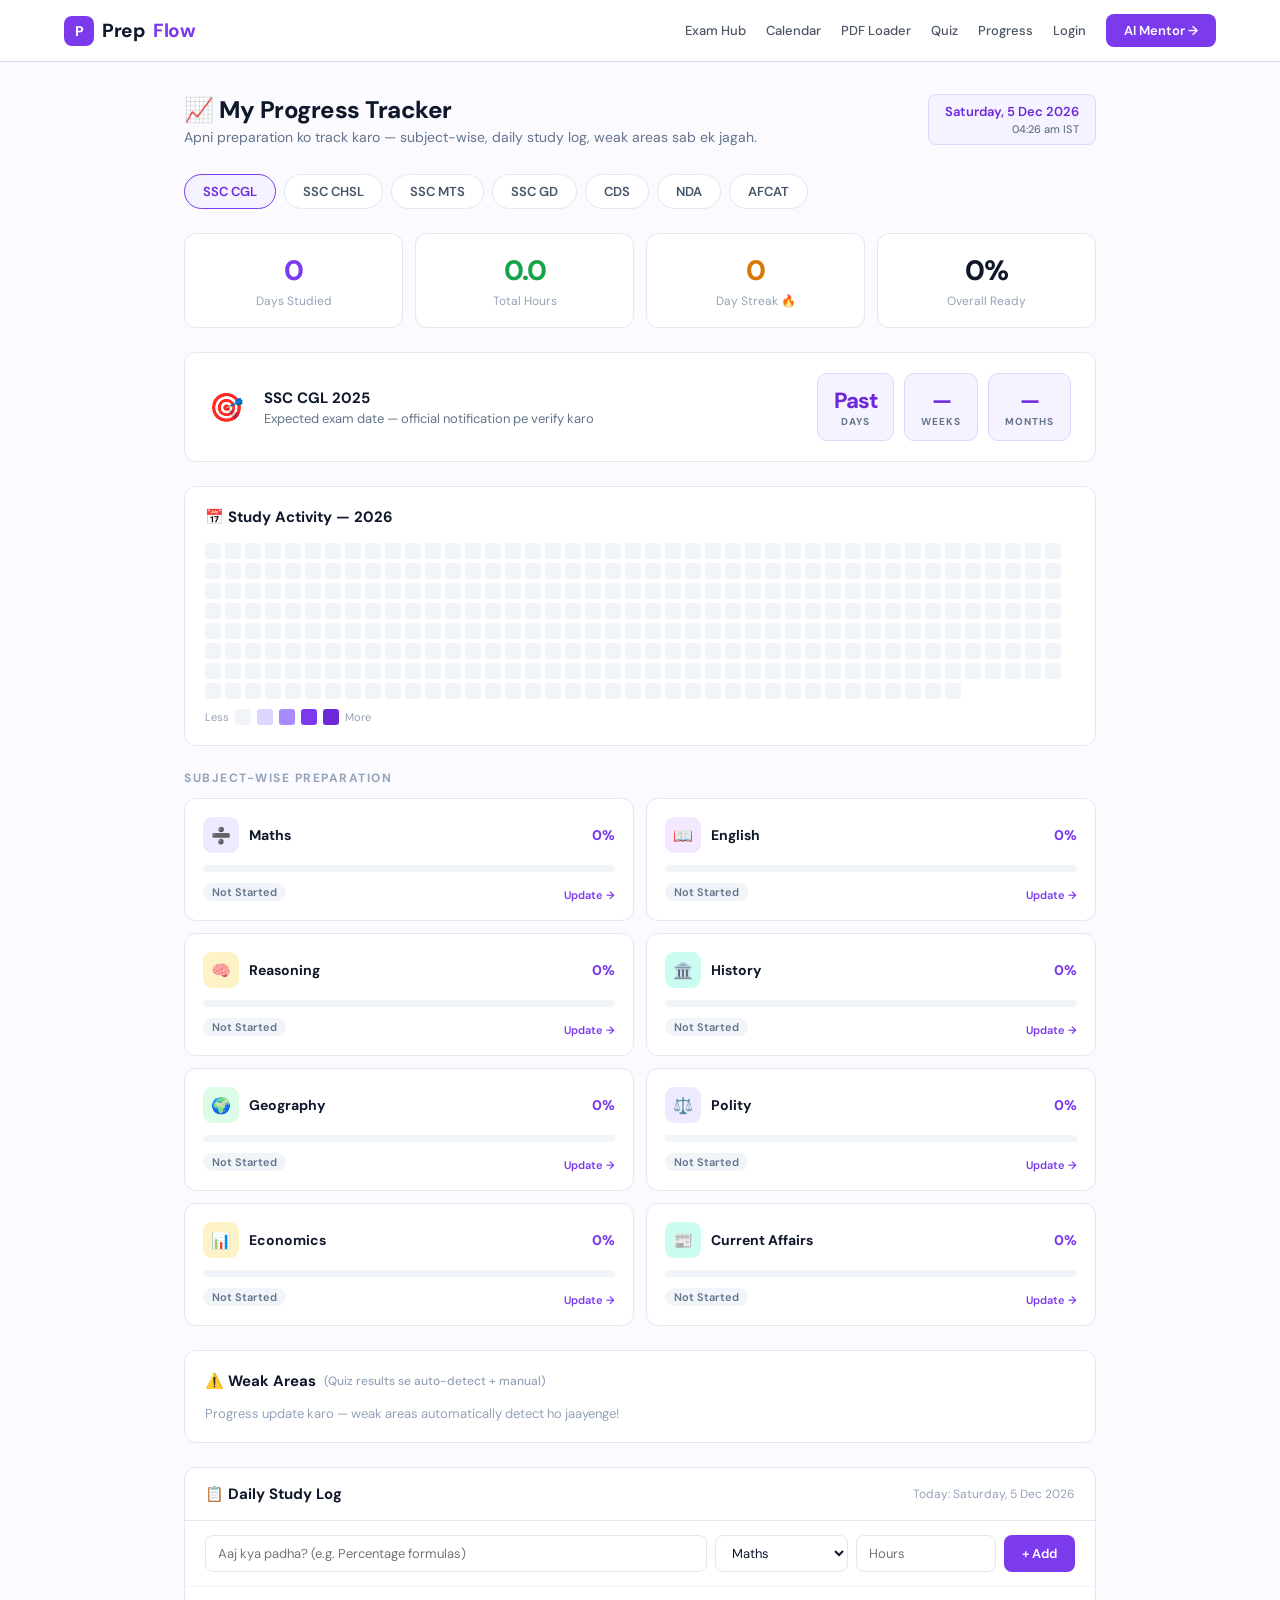
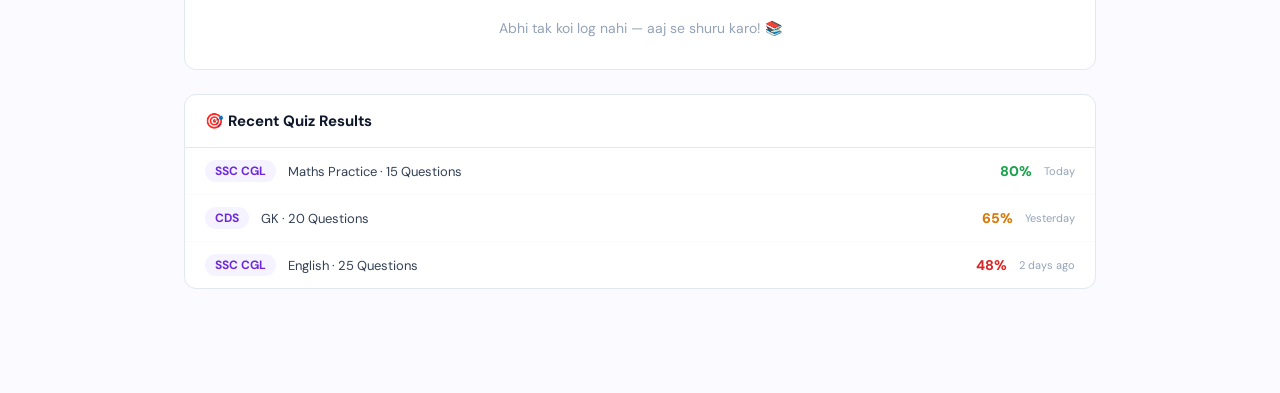
<file: prepflow_progress.html>
<!DOCTYPE html>
<html lang="en">
<head>
<meta charset="UTF-8"/>
<meta name="viewport" content="width=device-width, initial-scale=1.0"/>
<title>PrepFlow — Progress Tracker</title>
<link href="https://fonts.googleapis.com/css2?family=DM+Sans:opsz,wght@9..40,400;9..40,500;9..40,600;9..40,700;9..40,800&display=swap" rel="stylesheet"/>
<style>
*{box-sizing:border-box;margin:0;padding:0}
html,body{font-family:'DM Sans',sans-serif;background:#FAFAFF;color:#0F172A}
nav{background:#fff;border-bottom:1px solid #E2E8F0;padding:0 5%;height:60px;display:flex;align-items:center;justify-content:space-between;position:sticky;top:0;z-index:50}
.logo{font-size:18px;font-weight:800;color:#0F172A;text-decoration:none}
.logo span{color:#7C3AED}
.nav-right{display:flex;gap:16px;align-items:center}
.nav-right a{font-size:13px;font-weight:500;color:#64748B;text-decoration:none}
.nav-right a:hover{color:#0F172A}
.nav-right a.active{color:#7C3AED;font-weight:600}
.btn-nav{background:#7C3AED;color:#fff!important;padding:7px 18px;border-radius:7px;font-size:13px;font-weight:600!important}

.page{max-width:960px;margin:0 auto;padding:32px 24px 80px}

/* HEADER ROW */
.page-head{display:flex;align-items:flex-start;justify-content:space-between;gap:16px;margin-bottom:28px;flex-wrap:wrap}
.page-head h1{font-size:24px;font-weight:800;letter-spacing:-.5px}
.page-head p{font-size:14px;color:#64748B;margin-top:3px}
.date-badge{background:#F5F3FF;border:1px solid #DDD6FE;border-radius:8px;padding:8px 16px;font-size:13px;font-weight:600;color:#6D28D9;white-space:nowrap;text-align:right}
.date-badge span{display:block;font-size:11px;font-weight:500;color:#64748B;margin-top:2px}

/* EXAM SELECTOR */
.exam-selector{display:flex;gap:8px;flex-wrap:wrap;margin-bottom:24px}
.ex-pill{padding:8px 18px;border:1.5px solid #E2E8F0;border-radius:100px;font-size:13px;font-weight:600;color:#475569;cursor:pointer;background:#fff;transition:all .2s}
.ex-pill:hover{border-color:#DDD6FE;color:#6D28D9}
.ex-pill.active{border-color:#7C3AED;background:#F5F3FF;color:#6D28D9}

/* OVERVIEW STRIP */
.overview-strip{display:grid;grid-template-columns:repeat(4,1fr);gap:12px;margin-bottom:24px}
.ov-card{background:#fff;border:1px solid #E2E8F0;border-radius:12px;padding:18px;text-align:center}
.ov-num{font-size:28px;font-weight:800;letter-spacing:-1px;color:#0F172A}
.ov-num.blue{color:#7C3AED}
.ov-num.green{color:#16A34A}
.ov-num.red{color:#DC2626}
.ov-num.amber{color:#D97706}
.ov-lbl{font-size:12px;color:#94A3B8;margin-top:4px}

/* EXAM COUNTDOWN */
.countdown-card{background:#fff;border:1px solid #E2E8F0;border-radius:12px;padding:20px 24px;margin-bottom:24px;display:flex;align-items:center;gap:20px;flex-wrap:wrap}
.cd-icon{font-size:28px}
.cd-info{flex:1}
.cd-info h3{font-size:15px;font-weight:700;color:#0F172A}
.cd-info p{font-size:13px;color:#64748B;margin-top:2px}
.cd-days{display:flex;gap:10px;margin-left:auto}
.cd-box{background:#F5F3FF;border:1px solid #DDD6FE;border-radius:10px;padding:12px 16px;text-align:center;min-width:60px}
.cd-box .cd-num{font-size:22px;font-weight:800;color:#6D28D9;letter-spacing:-1px}
.cd-box .cd-unit{font-size:10px;font-weight:700;color:#64748B;letter-spacing:1px;text-transform:uppercase}

/* SUBJECT PROGRESS */
.section-label{font-size:12px;font-weight:700;color:#94A3B8;letter-spacing:1.5px;text-transform:uppercase;margin-bottom:12px}
.subjects-grid{display:grid;grid-template-columns:1fr 1fr;gap:12px;margin-bottom:24px}
.subj-card{background:#fff;border:1px solid #E2E8F0;border-radius:12px;padding:18px;transition:border .2s}
.subj-card:hover{border-color:#DDD6FE}
.subj-top{display:flex;align-items:center;justify-content:space-between;margin-bottom:12px}
.subj-left{display:flex;align-items:center;gap:10px}
.subj-icon{width:36px;height:36px;border-radius:9px;display:flex;align-items:center;justify-content:center;font-size:16px;flex-shrink:0}
.si-blue{background:#EDE9FE}
.si-green{background:#DCFCE7}
.si-purple{background:#F3E8FF}
.si-amber{background:#FEF3C7}
.si-red{background:#FEE2E2}
.si-teal{background:#CCFBF1}
.subj-name{font-size:14px;font-weight:700;color:#0F172A}
.subj-pct{font-size:14px;font-weight:800;color:#7C3AED}
.prog-bar-wrap{height:7px;background:#F1F5F9;border-radius:100px;overflow:hidden;margin-bottom:10px}
.prog-bar-fill{height:100%;border-radius:100px;transition:width .8s ease}
.pb-blue{background:#7C3AED}
.pb-green{background:#16A34A}
.pb-purple{background:#7C3AED}
.pb-amber{background:#D97706}
.pb-red{background:#DC2626}
.pb-teal{background:#0D9488}
.subj-bottom{display:flex;align-items:center;justify-content:space-between}
.subj-meta{font-size:12px;color:#94A3B8}
.subj-status{font-size:11px;font-weight:600;padding:2px 9px;border-radius:100px}
.ss-strong{background:#DCFCE7;color:#15803D}
.ss-ok{background:#EDE9FE;color:#6D28D9}
.ss-weak{background:#FEE2E2;color:#DC2626}
.ss-not{background:#F1F5F9;color:#64748B}
.update-btn{font-size:11px;font-weight:600;color:#7C3AED;background:none;border:none;cursor:pointer;font-family:'DM Sans',sans-serif;padding:0;margin-top:6px}

/* STUDY LOG */
.log-card{background:#fff;border:1px solid #E2E8F0;border-radius:12px;margin-bottom:24px;overflow:hidden}
.log-header{padding:16px 20px;border-bottom:1px solid #E2E8F0;display:flex;align-items:center;justify-content:space-between;flex-wrap:wrap;gap:10px}
.log-header h3{font-size:15px;font-weight:700;color:#0F172A}
.log-add-row{display:flex;gap:8px;padding:14px 20px;border-bottom:1px solid #F1F5F9;flex-wrap:wrap}
.log-input{flex:1;padding:8px 12px;border:1.5px solid #E2E8F0;border-radius:8px;font-size:13px;font-family:'DM Sans',sans-serif;color:#0F172A;outline:none;min-width:140px}
.log-input:focus{border-color:#C4B5FD}
.log-select{padding:8px 12px;border:1.5px solid #E2E8F0;border-radius:8px;font-size:13px;font-family:'DM Sans',sans-serif;color:#0F172A;outline:none;background:#fff}
.log-btn{padding:8px 18px;background:#7C3AED;color:#fff;border:none;border-radius:8px;font-size:13px;font-weight:600;cursor:pointer;font-family:'DM Sans',sans-serif;white-space:nowrap}
.log-btn:hover{background:#6D28D9}
.log-list{max-height:280px;overflow-y:auto}
.log-row{display:flex;align-items:center;gap:12px;padding:12px 20px;border-bottom:1px solid #FAFAFF;transition:background .15s}
.log-row:hover{background:#FAFAFA}
.log-row:last-child{border-bottom:none}
.log-date{font-size:11px;font-weight:600;color:#94A3B8;min-width:52px}
.log-subj{font-size:12px;font-weight:700;padding:2px 10px;border-radius:100px;background:#F5F3FF;color:#6D28D9}
.log-topic{font-size:13px;color:#334155;flex:1}
.log-time{font-size:12px;font-weight:600;color:#64748B;white-space:nowrap}
.log-del{font-size:14px;color:#CBD5E1;cursor:pointer;background:none;border:none;padding:0 4px}
.log-del:hover{color:#DC2626}
.log-empty{padding:32px;text-align:center;color:#94A3B8;font-size:14px}

/* WEAK AREAS */
.weak-section{background:#fff;border:1px solid #E2E8F0;border-radius:12px;padding:20px;margin-bottom:24px}
.weak-section h3{font-size:15px;font-weight:700;margin-bottom:14px;display:flex;align-items:center;gap:8px}
.weak-grid{display:flex;gap:8px;flex-wrap:wrap}
.weak-chip{padding:7px 14px;border-radius:100px;font-size:12px;font-weight:600;display:flex;align-items:center;gap:6px;cursor:pointer}
.wc-high{background:#FEE2E2;color:#DC2626;border:1px solid #FECACA}
.wc-med{background:#FEF3C7;color:#92400E;border:1px solid #FDE68A}
.wc-ok{background:#DCFCE7;color:#15803D;border:1px solid #BBF7D0}

/* HEATMAP */
.heat-section{background:#fff;border:1px solid #E2E8F0;border-radius:12px;padding:20px;margin-bottom:24px}
.heat-section h3{font-size:15px;font-weight:700;margin-bottom:16px}
.heat-grid{display:flex;gap:4px;flex-wrap:wrap}
.heat-cell{width:16px;height:16px;border-radius:3px;cursor:pointer;transition:transform .1s}
.heat-cell:hover{transform:scale(1.3)}
.h0{background:#F1F5F9}
.h1{background:#DDD6FE}
.h2{background:#A78BFA}
.h3{background:#7C3AED}
.h4{background:#6D28D9}
.heat-legend{display:flex;align-items:center;gap:6px;margin-top:10px;font-size:11px;color:#94A3B8}
.heat-legend .heat-cell{cursor:default}

/* QUIZ HISTORY */
.quiz-hist{background:#fff;border:1px solid #E2E8F0;border-radius:12px;overflow:hidden;margin-bottom:24px}
.quiz-hist h3{font-size:15px;font-weight:700;padding:16px 20px;border-bottom:1px solid #E2E8F0}
.qh-row{display:flex;align-items:center;gap:12px;padding:12px 20px;border-bottom:1px solid #FAFAFF}
.qh-row:last-child{border-bottom:none}
.qh-exam{font-size:12px;font-weight:700;background:#F5F3FF;color:#6D28D9;padding:3px 10px;border-radius:100px;white-space:nowrap}
.qh-info{flex:1;font-size:13px;color:#334155}
.qh-score{font-size:14px;font-weight:800;color:#0F172A}
.qh-score.good{color:#16A34A}
.qh-score.ok{color:#D97706}
.qh-score.bad{color:#DC2626}
.qh-date{font-size:11px;color:#94A3B8}

/* MODAL */
.modal-bg{position:fixed;inset:0;background:rgba(15,23,42,.5);display:none;align-items:center;justify-content:center;z-index:200}
.modal-bg.open{display:flex}
.modal{background:#fff;border-radius:16px;padding:24px;width:100%;max-width:380px;margin:0 16px}
.modal h3{font-size:16px;font-weight:700;margin-bottom:16px}
.modal-label{font-size:12px;font-weight:600;color:#64748B;margin-bottom:6px;margin-top:14px}
.modal-slider{width:100%;accent-color:#7C3AED;margin-bottom:4px}
.modal-val{font-size:22px;font-weight:800;color:#7C3AED;text-align:center}
.modal-actions{display:flex;gap:8px;margin-top:20px}
.btn-cancel{flex:1;padding:10px;border:1.5px solid #E2E8F0;border-radius:8px;font-size:14px;font-weight:600;color:#64748B;cursor:pointer;background:#fff;font-family:'DM Sans',sans-serif}
.btn-save{flex:1;padding:10px;background:#7C3AED;color:#fff;border:none;border-radius:8px;font-size:14px;font-weight:600;cursor:pointer;font-family:'DM Sans',sans-serif}

@media(max-width:600px){
  .overview-strip{grid-template-columns:1fr 1fr}
  .subjects-grid{grid-template-columns:1fr}
  .cd-days{margin-left:0;width:100%}
  nav .nav-right a:not(.btn-nav){display:none}
}
</style>
</head>
<body>

<nav style="background:rgba(255,255,255,0.95);border-bottom:1px solid #DDD6FE;padding:0 5%;height:62px;display:flex;align-items:center;justify-content:space-between;position:sticky;top:0;z-index:100;backdrop-filter:blur(16px)">
  <a href="prepflow_v3.html" style="font-size:19px;font-weight:800;color:#0F172A;text-decoration:none;letter-spacing:-.5px;display:flex;align-items:center;gap:8px">
    <div style="width:30px;height:30px;background:#7C3AED;border-radius:8px;display:flex;align-items:center;justify-content:center;color:white;font-size:14px;font-weight:800">P</div>
    Prep<span style="color:#7C3AED">Flow</span>
  </a>
  <div style="display:flex;gap:20px;align-items:center">
    <a href="prepflow_exams.html" style="font-size:13px;font-weight:500;color:#4B5563;text-decoration:none">Exam Hub</a>
    <a href="prepflow_calendar.html" style="font-size:13px;font-weight:500;color:#4B5563;text-decoration:none">Calendar</a>
    <a href="prepflow_pdfloader.html" style="font-size:13px;font-weight:500;color:#4B5563;text-decoration:none">PDF Loader</a>
    <a href="prepflow_quiz.html" style="font-size:13px;font-weight:500;color:#4B5563;text-decoration:none">Quiz</a>
    <a href="prepflow_progress.html" style="font-size:13px;font-weight:500;color:#4B5563;text-decoration:none">Progress</a>
    <a href="prepflow_auth.html" style="font-size:13px;font-weight:500;color:#4B5563;text-decoration:none">Login</a>
    <a href="prepflow_chat.html" style="background:#7C3AED;color:#fff;padding:8px 18px;border-radius:8px;font-size:13px;font-weight:600;text-decoration:none">AI Mentor →</a>
  </div>
</nav>

<div class="page">

  <div class="page-head">
    <div>
      <h1>📈 My Progress Tracker</h1>
      <p>Apni preparation ko track karo — subject-wise, daily study log, weak areas sab ek jagah.</p>
    </div>
    <div class="date-badge" id="dateDisplay">
      Loading...
      <span id="timeDisplay">India Standard Time</span>
    </div>
  </div>

  <!-- EXAM SELECTOR -->
  <div class="exam-selector">
    <div class="ex-pill active" onclick="setExam(this,'cgl','SSC CGL 2025','2025-12-15')">SSC CGL</div>
    <div class="ex-pill" onclick="setExam(this,'chsl','SSC CHSL 2025','2025-10-20')">SSC CHSL</div>
    <div class="ex-pill" onclick="setExam(this,'mts','SSC MTS 2025','2025-09-10')">SSC MTS</div>
    <div class="ex-pill" onclick="setExam(this,'gd','SSC GD 2025','2026-01-20')">SSC GD</div>
    <div class="ex-pill" onclick="setExam(this,'cds','CDS II 2026','2026-09-13')">CDS</div>
    <div class="ex-pill" onclick="setExam(this,'nda','NDA II 2026','2026-09-06')">NDA</div>
    <div class="ex-pill" onclick="setExam(this,'afcat','AFCAT II 2026','2026-08-22')">AFCAT</div>
  </div>

  <!-- OVERVIEW -->
  <div class="overview-strip">
    <div class="ov-card"><div class="ov-num blue" id="ovStudied">0</div><div class="ov-lbl">Days Studied</div></div>
    <div class="ov-card"><div class="ov-num green" id="ovHours">0</div><div class="ov-lbl">Total Hours</div></div>
    <div class="ov-card"><div class="ov-num amber" id="ovStreak">0</div><div class="ov-lbl">Day Streak 🔥</div></div>
    <div class="ov-card"><div class="ov-num" id="ovReady">0%</div><div class="ov-lbl">Overall Ready</div></div>
  </div>

  <!-- COUNTDOWN -->
  <div class="countdown-card">
    <div class="cd-icon">🎯</div>
    <div class="cd-info">
      <h3 id="cdExamName">SSC CGL 2025</h3>
      <p id="cdNote">Expected exam date — official notification pe verify karo</p>
    </div>
    <div class="cd-days">
      <div class="cd-box"><div class="cd-num" id="cdDays">—</div><div class="cd-unit">Days</div></div>
      <div class="cd-box"><div class="cd-num" id="cdWeeks">—</div><div class="cd-unit">Weeks</div></div>
      <div class="cd-box"><div class="cd-num" id="cdMonths">—</div><div class="cd-unit">Months</div></div>
    </div>
  </div>

  <!-- STUDY HEATMAP -->
  <div class="heat-section">
    <h3>📅 Study Activity — 2026</h3>
    <div class="heat-grid" id="heatGrid"></div>
    <div class="heat-legend">
      <span>Less</span>
      <div class="heat-cell h0"></div>
      <div class="heat-cell h1"></div>
      <div class="heat-cell h2"></div>
      <div class="heat-cell h3"></div>
      <div class="heat-cell h4"></div>
      <span>More</span>
    </div>
  </div>

  <!-- SUBJECT PROGRESS -->
  <div class="section-label">Subject-wise Preparation</div>
  <div class="subjects-grid" id="subjectsGrid"></div>

  <!-- WEAK AREAS -->
  <div class="weak-section">
    <h3>⚠️ Weak Areas <span style="font-size:12px;font-weight:500;color:#94A3B8">(Quiz results se auto-detect + manual)</span></h3>
    <div class="weak-grid" id="weakGrid"></div>
  </div>

  <!-- STUDY LOG -->
  <div class="log-card">
    <div class="log-header">
      <h3>📋 Daily Study Log</h3>
      <div style="font-size:12px;color:#94A3B8" id="todayDate"></div>
    </div>
    <div class="log-add-row">
      <input class="log-input" id="logTopic" placeholder="Aaj kya padha? (e.g. Percentage formulas)" />
      <select class="log-select" id="logSubj">
        <option>Maths</option>
        <option>English</option>
        <option>Physics</option>
        <option>Chemistry</option>
        <option>Biology</option>
        <option>History</option>
        <option>Geography</option>
        <option>Economics</option>
        <option>Polity</option>
        <option>Reasoning</option>
        <option>Current Affairs</option>
      </select>
      <input class="log-input" id="logHours" placeholder="Hours" type="number" min="0.5" max="12" step="0.5" style="max-width:80px"/>
      <button class="log-btn" onclick="addLog()">+ Add</button>
    </div>
    <div class="log-list" id="logList">
      <div class="log-empty">Abhi tak koi log nahi — aaj se shuru karo! 📚</div>
    </div>
  </div>

  <!-- QUIZ HISTORY -->
  <div class="quiz-hist">
    <h3>🎯 Recent Quiz Results</h3>
    <div id="quizHistory">
      <div class="qh-row"><span class="qh-exam">SSC CGL</span><span class="qh-info">Maths Practice · 15 Questions</span><span class="qh-score good">80%</span><span class="qh-date">Today</span></div>
      <div class="qh-row"><span class="qh-exam">CDS</span><span class="qh-info">GK · 20 Questions</span><span class="qh-score ok">65%</span><span class="qh-date">Yesterday</span></div>
      <div class="qh-row"><span class="qh-exam">SSC CGL</span><span class="qh-info">English · 25 Questions</span><span class="qh-score bad">48%</span><span class="qh-date">2 days ago</span></div>
    </div>
  </div>

</div>

<!-- UPDATE MODAL -->
<div class="modal-bg" id="modalBg">
  <div class="modal">
    <h3>📊 Update Progress — <span id="modalSubjName"></span></h3>
    <div class="modal-label">Preparation Level (%)</div>
    <div class="modal-val" id="modalVal">50%</div>
    <input type="range" class="modal-slider" min="0" max="100" step="5" value="50" id="modalSlider" oninput="document.getElementById('modalVal').textContent=this.value+'%'"/>
    <div class="modal-label">Strength Level</div>
    <select class="log-select" style="width:100%" id="modalStatus">
      <option value="strong">💪 Strong — Confident hoon</option>
      <option value="ok" selected>👍 OK — Aur practice chahiye</option>
      <option value="weak">⚠️ Weak — Bahut kaam baaki hai</option>
      <option value="not">❌ Not Started — Shuru nahi kiya</option>
    </select>
    <div class="modal-actions">
      <button class="btn-cancel" onclick="closeModal()">Cancel</button>
      <button class="btn-save" onclick="saveProgress()">Save</button>
    </div>
  </div>
</div>

<script>
// ── DATE/TIME (India IST) ──
function updateIST(){
  const now=new Date();
  const ist=new Date(now.toLocaleString('en-US',{timeZone:'Asia/Kolkata'}));
  const days=['Sunday','Monday','Tuesday','Wednesday','Thursday','Friday','Saturday'];
  const months=['Jan','Feb','Mar','Apr','May','Jun','Jul','Aug','Sep','Oct','Nov','Dec'];
  const d=`${days[ist.getDay()]}, ${ist.getDate()} ${months[ist.getMonth()]} 2026`;
  const t=ist.toLocaleTimeString('en-IN',{hour:'2-digit',minute:'2-digit',hour12:true});
  document.getElementById('dateDisplay').childNodes[0].textContent=d;
  document.getElementById('timeDisplay').textContent=t+' IST';
  document.getElementById('todayDate').textContent='Today: '+d;
}
updateIST();
setInterval(updateIST,30000);

// ── STATE ──
const SUBJECTS={
  cgl:['Maths','English','Reasoning','History','Geography','Polity','Economics','Current Affairs'],
  chsl:['Maths','English','Reasoning','History','Geography','Biology','Current Affairs'],
  mts:['Maths','English','Reasoning','History','Geography','Biology'],
  gd:['Maths','English','Reasoning','History','Geography','Biology'],
  cds:['Maths','English','History','Geography','Polity','Economics','Physics','Biology'],
  nda:['Maths','English','Physics','Chemistry','Biology','History','Geography','Polity'],
  afcat:['Maths','English','Reasoning','Physics','History','Geography','Current Affairs']
};

const ICONS={Maths:'➗',English:'📖',Reasoning:'🧠',History:'🏛️',Geography:'🌍',Polity:'⚖️',Economics:'📊',Physics:'⚛️',Chemistry:'🧪',Biology:'🌱','Current Affairs':'📰'};
const COLORS={Maths:{ic:'si-blue',bar:'pb-blue'},English:{ic:'si-purple',bar:'pb-purple'},Reasoning:{ic:'si-amber',bar:'pb-amber'},History:{ic:'si-teal',bar:'pb-teal'},Geography:{ic:'si-green',bar:'pb-green'},Polity:{ic:'si-blue',bar:'pb-blue'},Economics:{ic:'si-amber',bar:'pb-amber'},Physics:{ic:'si-blue',bar:'pb-blue'},Chemistry:{ic:'si-red',bar:'pb-red'},Biology:{ic:'si-green',bar:'pb-green'},'Current Affairs':{ic:'si-teal',bar:'pb-teal'}};

let progress=JSON.parse(localStorage.getItem('pf_progress')||'{}');
let logs=JSON.parse(localStorage.getItem('pf_logs')||'[]');
let heatData=JSON.parse(localStorage.getItem('pf_heat')||'{}');
let currentExam='cgl',currentExamDate='2025-12-15',editSubj='';

function save(){
  localStorage.setItem('pf_progress',JSON.stringify(progress));
  localStorage.setItem('pf_logs',JSON.stringify(logs));
  localStorage.setItem('pf_heat',JSON.stringify(heatData));
}

function setExam(el,key,name,date){
  document.querySelectorAll('.ex-pill').forEach(p=>p.classList.remove('active'));
  el.classList.add('active');
  currentExam=key; currentExamDate=date;
  document.getElementById('cdExamName').textContent=name;
  updateCountdown(date);
  renderSubjects();
  renderWeakAreas();
  renderOverview();
}

function updateCountdown(dateStr){
  const now=new Date();
  const ist=new Date(now.toLocaleString('en-US',{timeZone:'Asia/Kolkata'}));
  const target=new Date(dateStr);
  const diff=target-ist;
  if(diff<0){document.getElementById('cdDays').textContent='Past';return;}
  const d=Math.ceil(diff/864e5);
  document.getElementById('cdDays').textContent=d;
  document.getElementById('cdWeeks').textContent=Math.ceil(d/7);
  document.getElementById('cdMonths').textContent=Math.ceil(d/30);
}

function renderSubjects(){
  const subjs=SUBJECTS[currentExam]||[];
  const grid=document.getElementById('subjectsGrid');
  grid.innerHTML=subjs.map(s=>{
    const p=progress[currentExam]?.[s]||{pct:0,status:'not'};
    const c=COLORS[s]||{ic:'si-blue',bar:'pb-blue'};
    const statusMap={strong:'ss-strong',ok:'ss-ok',weak:'ss-weak',not:'ss-not'};
    const statusLabel={strong:'Strong 💪',ok:'OK 👍',weak:'Weak ⚠️',not:'Not Started'};
    return `<div class="subj-card">
      <div class="subj-top">
        <div class="subj-left">
          <div class="subj-icon ${c.ic}">${ICONS[s]||'📚'}</div>
          <div class="subj-name">${s}</div>
        </div>
        <div class="subj-pct">${p.pct}%</div>
      </div>
      <div class="prog-bar-wrap"><div class="prog-bar-fill ${c.bar}" style="width:${p.pct}%"></div></div>
      <div class="subj-bottom">
        <span class="subj-status ${statusMap[p.status]||'ss-not'}">${statusLabel[p.status]||'Not Started'}</span>
        <button class="update-btn" onclick="openModal('${s}')">Update →</button>
      </div>
    </div>`;
  }).join('');
}

function renderWeakAreas(){
  const subjs=SUBJECTS[currentExam]||[];
  const weak=subjs.filter(s=>{
    const p=progress[currentExam]?.[s];
    return p&&(p.status==='weak'||p.pct<30);
  });
  const ok=subjs.filter(s=>{
    const p=progress[currentExam]?.[s];
    return p&&p.status==='ok'&&p.pct>=30&&p.pct<70;
  });
  const strong=subjs.filter(s=>{
    const p=progress[currentExam]?.[s];
    return p&&p.status==='strong'||p?.pct>=70;
  });
  const grid=document.getElementById('weakGrid');
  if(weak.length===0&&ok.length===0){
    grid.innerHTML='<span style="font-size:13px;color:#94A3B8">Progress update karo — weak areas automatically detect ho jaayenge!</span>';
    return;
  }
  grid.innerHTML=[
    ...weak.map(s=>`<span class="weak-chip wc-high">⚠️ ${s}</span>`),
    ...ok.map(s=>`<span class="weak-chip wc-med">📖 ${s}</span>`),
    ...strong.map(s=>`<span class="weak-chip wc-ok">✅ ${s}</span>`),
  ].join('');
}

function renderOverview(){
  const subjs=SUBJECTS[currentExam]||[];
  const allPcts=subjs.map(s=>progress[currentExam]?.[s]?.pct||0);
  const avg=allPcts.length?Math.round(allPcts.reduce((a,b)=>a+b,0)/allPcts.length):0;
  const totalHours=logs.filter(l=>l.exam===currentExam).reduce((a,b)=>a+(+b.hours||0),0);
  const days=[...new Set(logs.filter(l=>l.exam===currentExam).map(l=>l.date))].length;
  document.getElementById('ovStudied').textContent=days;
  document.getElementById('ovHours').textContent=totalHours.toFixed(1);
  document.getElementById('ovReady').textContent=avg+'%';
  // streak
  const allDates=[...new Set(logs.map(l=>l.date))].sort().reverse();
  let streak=0;
  const ist=new Date(new Date().toLocaleString('en-US',{timeZone:'Asia/Kolkata'}));
  for(let i=0;i<allDates.length;i++){
    const d=new Date(allDates[i]);
    const diff=Math.round((ist-d)/864e5);
    if(diff===i)streak++;else break;
  }
  document.getElementById('ovStreak').textContent=streak;
}

function renderHeatmap(){
  const grid=document.getElementById('heatGrid');
  const now=new Date(new Date().toLocaleString('en-US',{timeZone:'Asia/Kolkata'}));
  const start=new Date('2026-01-01');
  const cells=[];
  for(let d=new Date(start);d<=now;d.setDate(d.getDate()+1)){
    const key=d.toISOString().slice(0,10);
    const hrs=heatData[key]||0;
    const lvl=hrs===0?0:hrs<2?1:hrs<4?2:hrs<6?3:4;
    const ds=d.toLocaleDateString('en-IN',{timeZone:'Asia/Kolkata',day:'numeric',month:'short'});
    cells.push(`<div class="heat-cell h${lvl}" title="${ds}: ${hrs}h studied" onclick="toggleHeat('${key}')"></div>`);
  }
  grid.innerHTML=cells.join('');
}

function toggleHeat(key){
  const cur=heatData[key]||0;
  heatData[key]=cur>=6?0:cur+2;
  save();renderHeatmap();renderOverview();
}

function addLog(){
  const topic=document.getElementById('logTopic').value.trim();
  const subj=document.getElementById('logSubj').value;
  const hours=parseFloat(document.getElementById('logHours').value)||1;
  if(!topic){alert('Kya padha vo likho!');return;}
  const now=new Date(new Date().toLocaleString('en-US',{timeZone:'Asia/Kolkata'}));
  const date=now.toISOString().slice(0,10);
  const entry={id:Date.now(),topic,subj,hours,date,exam:currentExam,
    display:now.toLocaleDateString('en-IN',{day:'numeric',month:'short'})};
  logs.unshift(entry);
  heatData[date]=(heatData[date]||0)+hours;
  save();
  document.getElementById('logTopic').value='';
  document.getElementById('logHours').value='';
  renderLogList();renderHeatmap();renderOverview();
}

function renderLogList(){
  const list=document.getElementById('logList');
  if(!logs.length){list.innerHTML='<div class="log-empty">Abhi tak koi log nahi — aaj se shuru karo! 📚</div>';return;}
  list.innerHTML=logs.slice(0,30).map(l=>`
    <div class="log-row">
      <span class="log-date">${l.display||l.date.slice(5)}</span>
      <span class="log-subj">${l.subj}</span>
      <span class="log-topic">${l.topic}</span>
      <span class="log-time">${l.hours}h</span>
      <button class="log-del" onclick="delLog(${l.id})">✕</button>
    </div>`).join('');
}

function delLog(id){
  logs=logs.filter(l=>l.id!==id);
  save();renderLogList();renderOverview();
}

let editSubjName='';
function openModal(subj){
  editSubjName=subj;
  const p=progress[currentExam]?.[subj]||{pct:0,status:'not'};
  document.getElementById('modalSubjName').textContent=subj;
  document.getElementById('modalSlider').value=p.pct;
  document.getElementById('modalVal').textContent=p.pct+'%';
  document.getElementById('modalStatus').value=p.status||'not';
  document.getElementById('modalBg').classList.add('open');
}
function closeModal(){document.getElementById('modalBg').classList.remove('open');}
function saveProgress(){
  if(!progress[currentExam])progress[currentExam]={};
  progress[currentExam][editSubjName]={
    pct:+document.getElementById('modalSlider').value,
    status:document.getElementById('modalStatus').value
  };
  save();closeModal();renderSubjects();renderWeakAreas();renderOverview();
}

// Init
updateCountdown('2025-12-15');
renderSubjects();renderWeakAreas();renderLogList();renderHeatmap();renderOverview();
</script>
</body>
</html>
</file>
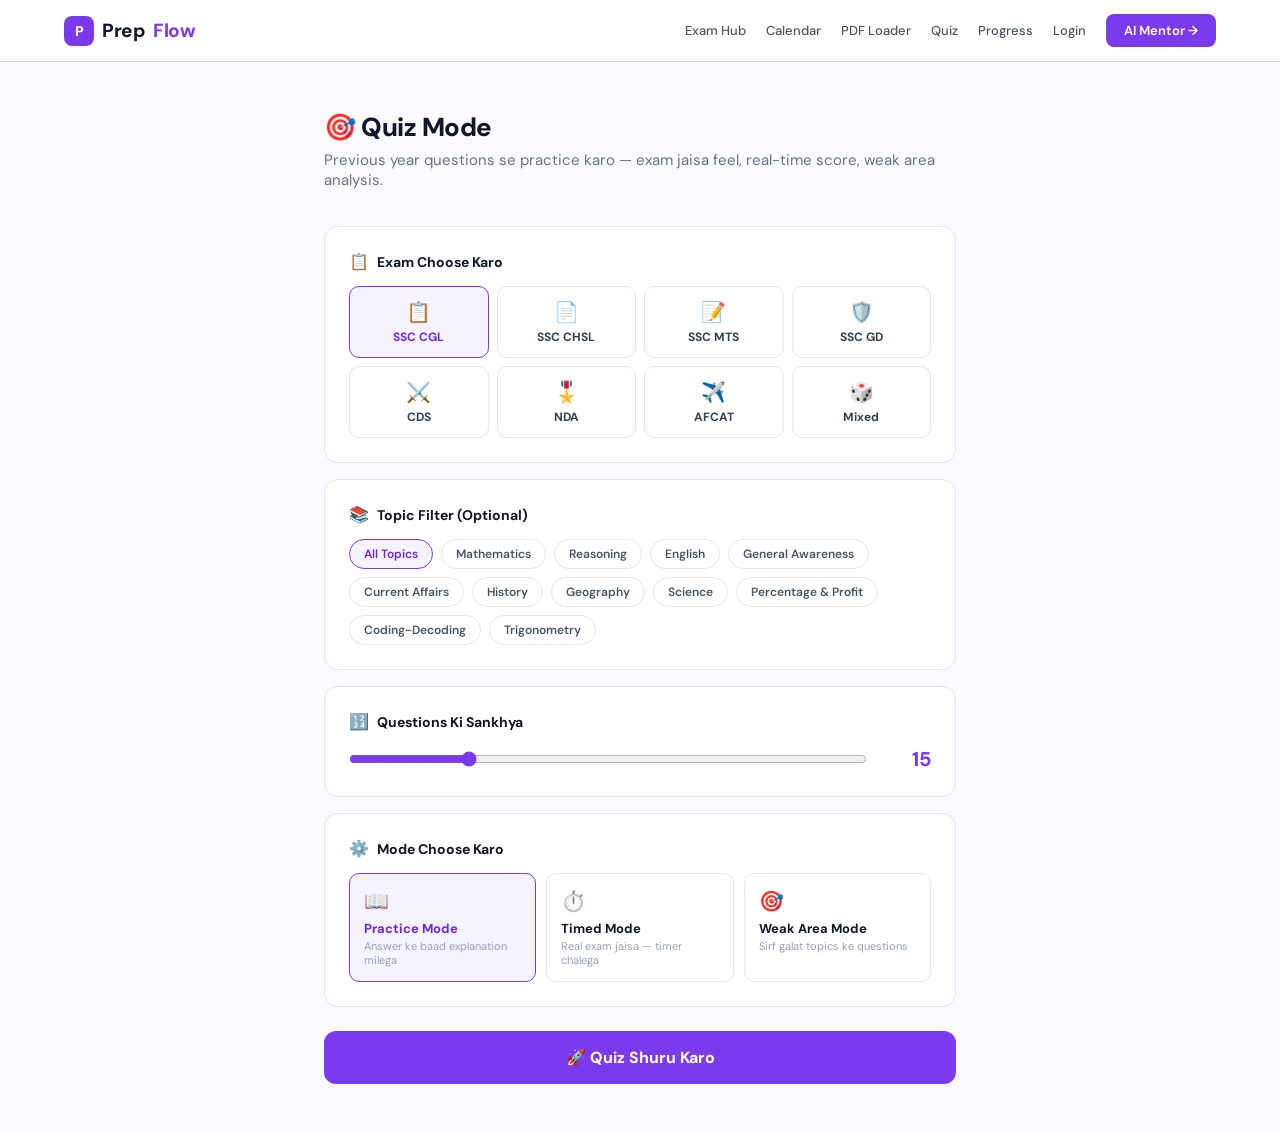
<file: prepflow_quiz.html>
<!DOCTYPE html>
<html lang="en">
<head>
<meta charset="UTF-8"/>
<meta name="viewport" content="width=device-width, initial-scale=1.0"/>
<title>PrepFlow — Quiz Mode</title>
<link href="https://fonts.googleapis.com/css2?family=DM+Sans:opsz,wght@9..40,400;9..40,500;9..40,600;9..40,700;9..40,800&display=swap" rel="stylesheet"/>
<style>
*{box-sizing:border-box;margin:0;padding:0}
html,body{height:100%;font-family:'DM Sans',sans-serif;background:#FAFAFF;color:#0F172A}

nav{background:#fff;border-bottom:1px solid #E2E8F0;padding:0 6%;height:60px;display:flex;align-items:center;justify-content:space-between;position:sticky;top:0;z-index:50}
.logo{font-size:18px;font-weight:800;color:#0F172A;text-decoration:none;letter-spacing:-.4px}
.logo span{color:#7C3AED}
.nav-links{display:flex;gap:20px;align-items:center}
.nav-links a{font-size:13px;font-weight:500;color:#64748B;text-decoration:none;transition:color .2s}
.nav-links a:hover,.nav-links a.active{color:#7C3AED}
.btn-sm{background:#7C3AED;color:#fff;padding:7px 18px;border-radius:7px;font-size:13px;font-weight:600;text-decoration:none}

/* SCREENS */
.screen{display:none;min-height:calc(100vh - 60px)}
.screen.active{display:block}

/* ── SETUP SCREEN ── */
.setup-page{max-width:680px;margin:0 auto;padding:48px 24px}
.setup-page h1{font-size:26px;font-weight:800;letter-spacing:-.5px;margin-bottom:6px}
.setup-page>p{font-size:15px;color:#64748B;margin-bottom:36px}

.setup-card{background:#fff;border:1px solid #E2E8F0;border-radius:14px;padding:24px;margin-bottom:16px}
.setup-card h3{font-size:14px;font-weight:700;color:#0F172A;margin-bottom:14px;display:flex;align-items:center;gap:8px}
.setup-card h3 span{font-size:16px}

.exam-grid{display:grid;grid-template-columns:repeat(4,1fr);gap:8px}
.exam-opt{border:1.5px solid #E2E8F0;border-radius:10px;padding:12px 8px;text-align:center;cursor:pointer;transition:all .2s;background:#fff}
.exam-opt:hover{border-color:#DDD6FE;background:#F5F3FF}
.exam-opt.sel{border-color:#7C3AED;background:#F5F3FF}
.exam-opt .eo-icon{font-size:20px;margin-bottom:4px}
.exam-opt .eo-name{font-size:12px;font-weight:700;color:#334155}
.exam-opt.sel .eo-name{color:#6D28D9}

.topic-grid{display:flex;gap:8px;flex-wrap:wrap}
.topic-chip{border:1.5px solid #E2E8F0;border-radius:100px;padding:6px 14px;font-size:12px;font-weight:600;color:#475569;cursor:pointer;background:#fff;transition:all .2s}
.topic-chip:hover{border-color:#DDD6FE;background:#F5F3FF}
.topic-chip.sel{border-color:#7C3AED;background:#F5F3FF;color:#6D28D9}

.range-row{display:flex;align-items:center;gap:16px}
.range-row input[type=range]{flex:1;accent-color:#7C3AED}
.range-val{font-size:20px;font-weight:800;color:#7C3AED;min-width:48px;text-align:right}

.mode-grid{display:grid;grid-template-columns:1fr 1fr 1fr;gap:10px}
.mode-opt{border:1.5px solid #E2E8F0;border-radius:10px;padding:14px;cursor:pointer;transition:all .2s;background:#fff}
.mode-opt:hover{border-color:#DDD6FE}
.mode-opt.sel{border-color:#7C3AED;background:#F5F3FF}
.mode-opt .mo-icon{font-size:20px;margin-bottom:6px}
.mode-opt .mo-name{font-size:13px;font-weight:700;color:#0F172A}
.mode-opt .mo-sub{font-size:11px;color:#94A3B8;margin-top:2px}
.mode-opt.sel .mo-name{color:#6D28D9}

.start-btn{width:100%;padding:16px;background:#7C3AED;color:#fff;border:none;border-radius:12px;font-size:16px;font-weight:700;cursor:pointer;font-family:'DM Sans',sans-serif;transition:background .2s;margin-top:8px}
.start-btn:hover{background:#6D28D9}

/* ── QUIZ SCREEN ── */
.quiz-wrap{max-width:780px;margin:0 auto;padding:24px}

.quiz-topbar{display:flex;align-items:center;gap:16px;margin-bottom:20px;flex-wrap:wrap}
.q-progress-wrap{flex:1;height:8px;background:#E2E8F0;border-radius:100px;overflow:hidden;min-width:120px}
.q-progress-bar{height:100%;background:#7C3AED;border-radius:100px;transition:width .4s ease}
.q-count{font-size:13px;font-weight:600;color:#64748B;white-space:nowrap}
.timer-box{display:flex;align-items:center;gap:6px;background:#FEF3C7;border:1px solid #FDE68A;border-radius:8px;padding:6px 14px}
.timer-box.danger{background:#FEE2E2;border-color:#FECACA}
.timer-icon{font-size:14px}
.timer-val{font-size:15px;font-weight:800;color:#92400E;font-variant-numeric:tabular-nums}
.timer-box.danger .timer-val{color:#991B1B}
.score-box{background:#F5F3FF;border:1px solid #DDD6FE;border-radius:8px;padding:6px 14px;font-size:13px;font-weight:700;color:#6D28D9}

.question-card{background:#fff;border:1px solid #E2E8F0;border-radius:16px;padding:28px;margin-bottom:16px}
.q-meta{display:flex;gap:8px;align-items:center;margin-bottom:16px;flex-wrap:wrap}
.q-num{font-size:11px;font-weight:700;color:#94A3B8;letter-spacing:1px}
.q-badge{font-size:11px;font-weight:700;padding:2px 10px;border-radius:100px}
.badge-math{background:#EDE9FE;color:#6D28D9}
.badge-eng{background:#F3E8FF;color:#7C3AED}
.badge-gk{background:#DCFCE7;color:#15803D}
.badge-rea{background:#FEF3C7;color:#92400E}
.q-text{font-size:16px;font-weight:600;color:#0F172A;line-height:1.6;margin-bottom:24px}
.options-grid{display:flex;flex-direction:column;gap:10px}
.option{display:flex;align-items:center;gap:14px;padding:14px 18px;border:1.5px solid #E2E8F0;border-radius:10px;cursor:pointer;transition:all .2s;background:#fff}
.option:hover:not(.disabled){border-color:#DDD6FE;background:#F5F3FF}
.option.selected{border-color:#7C3AED;background:#F5F3FF}
.option.correct{border-color:#16A34A;background:#F0FDF4}
.option.wrong{border-color:#DC2626;background:#FEF2F2}
.option.disabled{cursor:default}
.opt-key{width:28px;height:28px;border-radius:50%;border:1.5px solid #E2E8F0;display:flex;align-items:center;justify-content:center;font-size:12px;font-weight:700;color:#64748B;flex-shrink:0;transition:all .2s}
.option.selected .opt-key{background:#7C3AED;border-color:#7C3AED;color:#fff}
.option.correct .opt-key{background:#16A34A;border-color:#16A34A;color:#fff}
.option.wrong .opt-key{background:#DC2626;border-color:#DC2626;color:#fff}
.opt-text{font-size:14px;font-weight:500;color:#334155;line-height:1.5}
.option.correct .opt-text{color:#15803D;font-weight:600}
.option.wrong .opt-text{color:#DC2626}

.explanation-box{background:#F0FDF4;border:1px solid #BBF7D0;border-radius:10px;padding:16px;margin-top:12px;display:none}
.explanation-box.show{display:block}
.exp-title{font-size:12px;font-weight:700;color:#15803D;margin-bottom:6px}
.exp-text{font-size:13px;color:#166534;line-height:1.6}

.quiz-actions{display:flex;gap:10px;justify-content:space-between;align-items:center;flex-wrap:wrap}
.qa-left{display:flex;gap:8px}
.btn-skip{padding:10px 20px;border:1.5px solid #E2E8F0;border-radius:8px;font-size:14px;font-weight:600;color:#64748B;cursor:pointer;background:#fff;font-family:'DM Sans',sans-serif;transition:all .2s}
.btn-skip:hover{border-color:#CBD5E1}
.btn-next{padding:10px 28px;background:#7C3AED;color:#fff;border:none;border-radius:8px;font-size:14px;font-weight:700;cursor:pointer;font-family:'DM Sans',sans-serif;transition:background .2s}
.btn-next:hover{background:#6D28D9}
.btn-next:disabled{background:#CBD5E1;cursor:not-allowed}
.btn-note{padding:10px 16px;border:1.5px solid #E2E8F0;border-radius:8px;font-size:13px;font-weight:600;color:#64748B;cursor:pointer;background:#fff;font-family:'DM Sans',sans-serif}

/* NOTE MODAL */
.note-modal{position:fixed;inset:0;background:rgba(15,23,42,.5);display:flex;align-items:center;justify-content:center;z-index:200;display:none}
.note-modal.open{display:flex}
.note-box{background:#fff;border-radius:16px;padding:24px;width:100%;max-width:440px;margin:0 16px}
.note-box h3{font-size:16px;font-weight:700;margin-bottom:14px}
.note-textarea{width:100%;height:100px;border:1.5px solid #E2E8F0;border-radius:10px;padding:12px;font-size:13px;font-family:'DM Sans',sans-serif;resize:none;outline:none;color:#334155}
.note-textarea:focus{border-color:#C4B5FD}
.note-actions{display:flex;gap:8px;justify-content:flex-end;margin-top:12px}
.btn-cancel{padding:8px 18px;border:1.5px solid #E2E8F0;border-radius:7px;font-size:13px;font-weight:600;color:#64748B;cursor:pointer;background:#fff;font-family:'DM Sans',sans-serif}
.btn-save{padding:8px 18px;background:#7C3AED;color:#fff;border:none;border-radius:7px;font-size:13px;font-weight:600;cursor:pointer;font-family:'DM Sans',sans-serif}

/* ── RESULTS SCREEN ── */
.results-page{max-width:680px;margin:0 auto;padding:48px 24px}
.result-hero{background:#fff;border:1px solid #E2E8F0;border-radius:16px;padding:36px;text-align:center;margin-bottom:20px}
.result-emoji{font-size:56px;margin-bottom:12px}
.result-hero h2{font-size:26px;font-weight:800;letter-spacing:-.5px;margin-bottom:6px}
.result-hero p{font-size:15px;color:#64748B}
.score-circle{width:120px;height:120px;border-radius:50%;margin:24px auto;display:flex;flex-direction:column;align-items:center;justify-content:center;border:6px solid #E2E8F0}
.sc-num{font-size:30px;font-weight:800;color:#0F172A;letter-spacing:-1px}
.sc-label{font-size:11px;color:#94A3B8;font-weight:600}
.result-stats{display:grid;grid-template-columns:repeat(4,1fr);gap:12px;margin-bottom:16px}
.rs-card{background:#fff;border:1px solid #E2E8F0;border-radius:12px;padding:16px;text-align:center}
.rs-val{font-size:22px;font-weight:800;color:#0F172A}
.rs-label{font-size:11px;color:#94A3B8;margin-top:3px}
.rs-val.green{color:#16A34A}
.rs-val.red{color:#DC2626}
.rs-val.amber{color:#D97706}

.weak-card{background:#FEF2F2;border:1px solid #FECACA;border-radius:12px;padding:20px;margin-bottom:16px}
.weak-card h3{font-size:14px;font-weight:700;color:#DC2626;margin-bottom:12px}
.weak-tag{display:inline-block;background:#FEE2E2;border:1px solid #FECACA;border-radius:100px;padding:4px 12px;font-size:12px;font-weight:600;color:#DC2626;margin:3px}

.result-actions{display:flex;gap:10px;flex-wrap:wrap}
.btn-retry{flex:1;padding:14px;background:#7C3AED;color:#fff;border:none;border-radius:10px;font-size:15px;font-weight:700;cursor:pointer;font-family:'DM Sans',sans-serif}
.btn-mentor{flex:1;padding:14px;background:#fff;color:#7C3AED;border:1.5px solid #DDD6FE;border-radius:10px;font-size:15px;font-weight:700;cursor:pointer;font-family:'DM Sans',sans-serif;text-decoration:none;display:flex;align-items:center;justify-content:center}

@media(max-width:600px){
  .exam-grid{grid-template-columns:repeat(2,1fr)}
  .mode-grid{grid-template-columns:1fr}
  .result-stats{grid-template-columns:1fr 1fr}
  .nav-links a:not(.btn-sm){display:none}
}
</style>
</head>
<body>

<nav style="background:rgba(255,255,255,0.95);border-bottom:1px solid #DDD6FE;padding:0 5%;height:62px;display:flex;align-items:center;justify-content:space-between;position:sticky;top:0;z-index:100;backdrop-filter:blur(16px)">
  <a href="prepflow_v3.html" style="font-size:19px;font-weight:800;color:#0F172A;text-decoration:none;letter-spacing:-.5px;display:flex;align-items:center;gap:8px">
    <div style="width:30px;height:30px;background:#7C3AED;border-radius:8px;display:flex;align-items:center;justify-content:center;color:white;font-size:14px;font-weight:800">P</div>
    Prep<span style="color:#7C3AED">Flow</span>
  </a>
  <div style="display:flex;gap:20px;align-items:center">
    <a href="prepflow_exams.html" style="font-size:13px;font-weight:500;color:#4B5563;text-decoration:none">Exam Hub</a>
    <a href="prepflow_calendar.html" style="font-size:13px;font-weight:500;color:#4B5563;text-decoration:none">Calendar</a>
    <a href="prepflow_pdfloader.html" style="font-size:13px;font-weight:500;color:#4B5563;text-decoration:none">PDF Loader</a>
    <a href="prepflow_quiz.html" style="font-size:13px;font-weight:500;color:#4B5563;text-decoration:none">Quiz</a>
    <a href="prepflow_progress.html" style="font-size:13px;font-weight:500;color:#4B5563;text-decoration:none">Progress</a>
    <a href="prepflow_auth.html" style="font-size:13px;font-weight:500;color:#4B5563;text-decoration:none">Login</a>
    <a href="prepflow_chat.html" style="background:#7C3AED;color:#fff;padding:8px 18px;border-radius:8px;font-size:13px;font-weight:600;text-decoration:none">AI Mentor →</a>
  </div>
</nav>

<!-- SETUP SCREEN -->
<div class="screen active" id="screen-setup">
  <div class="setup-page">
    <h1>🎯 Quiz Mode</h1>
    <p>Previous year questions se practice karo — exam jaisa feel, real-time score, weak area analysis.</p>

    <div class="setup-card">
      <h3><span>📋</span> Exam Choose Karo</h3>
      <div class="exam-grid">
        <div class="exam-opt sel" onclick="toggleExam(this,'SSC CGL')"><div class="eo-icon">📋</div><div class="eo-name">SSC CGL</div></div>
        <div class="exam-opt" onclick="toggleExam(this,'SSC CHSL')"><div class="eo-icon">📄</div><div class="eo-name">SSC CHSL</div></div>
        <div class="exam-opt" onclick="toggleExam(this,'SSC MTS')"><div class="eo-icon">📝</div><div class="eo-name">SSC MTS</div></div>
        <div class="exam-opt" onclick="toggleExam(this,'SSC GD')"><div class="eo-icon">🛡️</div><div class="eo-name">SSC GD</div></div>
        <div class="exam-opt" onclick="toggleExam(this,'CDS')"><div class="eo-icon">⚔️</div><div class="eo-name">CDS</div></div>
        <div class="exam-opt" onclick="toggleExam(this,'NDA')"><div class="eo-icon">🎖️</div><div class="eo-name">NDA</div></div>
        <div class="exam-opt" onclick="toggleExam(this,'AFCAT')"><div class="eo-icon">✈️</div><div class="eo-name">AFCAT</div></div>
        <div class="exam-opt" onclick="toggleExam(this,'Mixed')"><div class="eo-icon">🎲</div><div class="eo-name">Mixed</div></div>
      </div>
    </div>

    <div class="setup-card">
      <h3><span>📚</span> Topic Filter (Optional)</h3>
      <div class="topic-grid" id="topicGrid">
        <div class="topic-chip sel" onclick="this.classList.toggle('sel')">All Topics</div>
        <div class="topic-chip" onclick="this.classList.toggle('sel')">Mathematics</div>
        <div class="topic-chip" onclick="this.classList.toggle('sel')">Reasoning</div>
        <div class="topic-chip" onclick="this.classList.toggle('sel')">English</div>
        <div class="topic-chip" onclick="this.classList.toggle('sel')">General Awareness</div>
        <div class="topic-chip" onclick="this.classList.toggle('sel')">Current Affairs</div>
        <div class="topic-chip" onclick="this.classList.toggle('sel')">History</div>
        <div class="topic-chip" onclick="this.classList.toggle('sel')">Geography</div>
        <div class="topic-chip" onclick="this.classList.toggle('sel')">Science</div>
        <div class="topic-chip" onclick="this.classList.toggle('sel')">Percentage & Profit</div>
        <div class="topic-chip" onclick="this.classList.toggle('sel')">Coding-Decoding</div>
        <div class="topic-chip" onclick="this.classList.toggle('sel')">Trigonometry</div>
      </div>
    </div>

    <div class="setup-card">
      <h3><span>🔢</span> Questions Ki Sankhya</h3>
      <div class="range-row">
        <input type="range" min="5" max="50" value="15" step="5" oninput="document.getElementById('qVal').textContent=this.value;qCount=+this.value"/>
        <div class="range-val" id="qVal">15</div>
      </div>
    </div>

    <div class="setup-card">
      <h3><span>⚙️</span> Mode Choose Karo</h3>
      <div class="mode-grid">
        <div class="mode-opt sel" onclick="selectMode(this,'practice')">
          <div class="mo-icon">📖</div>
          <div class="mo-name">Practice Mode</div>
          <div class="mo-sub">Answer ke baad explanation milega</div>
        </div>
        <div class="mode-opt" onclick="selectMode(this,'timed')">
          <div class="mo-icon">⏱️</div>
          <div class="mo-name">Timed Mode</div>
          <div class="mo-sub">Real exam jaisa — timer chalega</div>
        </div>
        <div class="mode-opt" onclick="selectMode(this,'weak')">
          <div class="mo-icon">🎯</div>
          <div class="mo-name">Weak Area Mode</div>
          <div class="mo-sub">Sirf galat topics ke questions</div>
        </div>
      </div>
    </div>

    <button class="start-btn" onclick="startQuiz()">🚀 Quiz Shuru Karo</button>
  </div>
</div>

<!-- QUIZ SCREEN -->
<div class="screen" id="screen-quiz">
  <div class="quiz-wrap">
    <div class="quiz-topbar">
      <div class="q-progress-wrap"><div class="q-progress-bar" id="qProgressBar"></div></div>
      <div class="q-count" id="qCount">1 / 15</div>
      <div class="timer-box" id="timerBox"><span class="timer-icon">⏱</span><span class="timer-val" id="timerVal">25:00</span></div>
      <div class="score-box" id="scoreBox">Score: 0</div>
    </div>

    <div class="question-card">
      <div class="q-meta">
        <div class="q-num" id="qNum">QUESTION 1</div>
        <div class="q-badge" id="qBadge">Mathematics</div>
      </div>
      <div class="q-text" id="qText">Loading question...</div>
      <div class="options-grid" id="optionsGrid"></div>
      <div class="explanation-box" id="expBox">
        <div class="exp-title">💡 Explanation</div>
        <div class="exp-text" id="expText"></div>
      </div>
    </div>

    <div class="quiz-actions">
      <div class="qa-left">
        <button class="btn-skip" onclick="skipQuestion()">Skip →</button>
        <button class="btn-note" onclick="openNote()">📌 Note</button>
      </div>
      <button class="btn-next" id="nextBtn" onclick="nextQuestion()" disabled>Agla Sawaal →</button>
    </div>
  </div>
</div>

<!-- RESULTS SCREEN -->
<div class="screen" id="screen-results">
  <div class="results-page">
    <div class="result-hero">
      <div class="result-emoji" id="resultEmoji">🏆</div>
      <h2 id="resultTitle">Quiz Complete!</h2>
      <p id="resultSub">Tera performance analysis ready hai</p>
      <div class="score-circle" id="scoreCircle">
        <div class="sc-num" id="finalScore">0%</div>
        <div class="sc-label">SCORE</div>
      </div>
    </div>

    <div class="result-stats">
      <div class="rs-card"><div class="rs-val green" id="rCorrect">0</div><div class="rs-label">Correct</div></div>
      <div class="rs-card"><div class="rs-val red" id="rWrong">0</div><div class="rs-label">Wrong</div></div>
      <div class="rs-card"><div class="rs-val amber" id="rSkipped">0</div><div class="rs-label">Skipped</div></div>
      <div class="rs-card"><div class="rs-val" id="rAccuracy">0%</div><div class="rs-label">Accuracy</div></div>
    </div>

    <div class="weak-card" id="weakCard" style="display:none">
      <h3>⚠️ Weak Areas — Inpe Focus Karo</h3>
      <div id="weakTags"></div>
    </div>

    <div class="result-actions">
      <button class="btn-retry" onclick="resetQuiz()">🔄 Phir Se Karo</button>
      <a class="btn-mentor" href="prepflow_chat.html">🤖 Mentor Se Pooch</a>
    </div>
  </div>
</div>

<!-- NOTE MODAL -->
<div class="note-modal" id="noteModal">
  <div class="note-box">
    <h3>📌 Is question pe note likho</h3>
    <textarea class="note-textarea" id="noteText" placeholder="Yahan note likho — concept, doubt, shortcut..."></textarea>
    <div class="note-actions">
      <button class="btn-cancel" onclick="closeNote()">Cancel</button>
      <button class="btn-save" onclick="saveNote()">Save Note</button>
    </div>
  </div>
</div>

<script>
// ── QUESTION BANK ──
const QB = [
  {q:"A train 180 km ki doori 60 km/h ki speed se cover karta hai. Kitna time lagega?",opts:["2 ghante","3 ghante","4 ghante","2.5 ghante"],ans:1,topic:"Mathematics",exp:"Distance ÷ Speed = Time → 180 ÷ 60 = 3 ghante"},
  {q:"Agar 15% of x = 20% of y, toh x:y = ?",opts:["3:4","4:3","2:3","3:2"],ans:1,topic:"Mathematics",exp:"15x = 20y → x/y = 20/15 = 4:3"},
  {q:"COMPUTER ka code RFUVQNPC hai toh MEDICINE ka code kya hoga?",opts:["EOJDJEFM","MFEJDJOF","NFEJDJOF","EOJDJOFM"],ans:2,topic:"Reasoning",exp:"Har letter ka reverse position use hota hai — Z→A, A→Z pattern"},
  {q:"Agar A, B ka bhai hai, B, C ki behen hai, aur C, D ka baap hai — toh A ka D se kya rishta hai?",opts:["Uncle","Nephew","Father","Brother"],ans:0,topic:"Reasoning",exp:"A→B (brother-sister), B→C (sister), C→D (father). A is uncle of D."},
  {q:"'BREAD' ka sahi spelling error kaunsa hai? 'BRAED', 'BARED', 'BREAD', 'BREDA'",opts:["BRAED","BARED","BREAD","BREDA"],ans:2,topic:"English",exp:"BREAD correct spelling hai. Baaki sab wrong order mein hain."},
  {q:"India ka pehla Governor General kaun tha?",opts:["Lord Mountbatten","Warren Hastings","Lord Canning","Lord Dalhousie"],ans:1,topic:"General Awareness",exp:"Warren Hastings 1773-1785 India ka pehla Governor General tha."},
  {q:"Sin 30° + Cos 60° = ?",opts:["0","1","0.5","1.5"],ans:1,topic:"Mathematics",exp:"Sin 30° = 0.5, Cos 60° = 0.5. 0.5 + 0.5 = 1"},
  {q:"Chandragupta Maurya ne Maurya Samrajya kab sthaapit kiya?",opts:["321 BC","305 BC","273 BC","232 BC"],ans:0,topic:"General Awareness",exp:"Chandragupta Maurya ne 321 BC mein Maurya Samrajya ki sthaapit kiya."},
  {q:"Choose the correct sentence:",opts:["He don't know","He doesn't knows","He doesn't know","He not know"],ans:2,topic:"English",exp:"'He' ke saath 'doesn't' aur base form 'know' use hota hai."},
  {q:"Ek aadmi ne ek cheez 20% profit pe becha. Agar CP ₹500 tha, toh SP kya tha?",opts:["₹550","₹580","₹600","₹620"],ans:2,topic:"Mathematics",exp:"SP = CP × (1 + profit%) = 500 × 1.20 = ₹600"},
  {q:"India mein Rajya Sabha ke sadasyon ki maximum sankhya kitni hai?",opts:["200","238","250","245"],ans:2,topic:"General Awareness",exp:"Article 80 ke anusaar Rajya Sabha mein maximum 250 seats hain — 238 elected + 12 nominated."},
  {q:"'MANGO' ko code mein 'OCPIQ' likha jaata hai, toh 'APPLE' ka code kya hoga?",opts:["CRRNG","CQQNG","CRQNG","DRRNG"],ans:0,topic:"Reasoning",exp:"Har letter mein +2 add hota hai. A→C, P→R, P→R, L→N, E→G = CRRANG"},
  {q:"Nile River kahan hai?",opts:["Asia","Africa","Europe","South America"],ans:1,topic:"General Awareness",exp:"Nile River duniya ki sabse lambi nadi hai jo Africa mein behti hai."},
  {q:"Choose the odd one out: Dog, Cat, Eagle, Horse",opts:["Dog","Cat","Eagle","Horse"],ans:2,topic:"Reasoning",exp:"Eagle ek bird hai, baaki teen mammals hain."},
  {q:"₹1200 ka 15% kitna hoga?",opts:["₹160","₹170","₹180","₹190"],ans:2,topic:"Mathematics",exp:"1200 × 15/100 = 1200 × 0.15 = ₹180"},
];

// ── STATE ──
let questions=[], cur=0, score=0, correct=0, wrong=0, skipped=0;
let qCount=15, selectedExam='SSC CGL', quizMode='practice';
let timer=null, timeLeft=0, answered=false;
const weakTopics={};
const notes={};

function toggleExam(el,name){
  document.querySelectorAll('.exam-opt').forEach(e=>e.classList.remove('sel'));
  el.classList.add('sel'); selectedExam=name;
}
function selectMode(el,mode){
  document.querySelectorAll('.mode-opt').forEach(e=>e.classList.remove('sel'));
  el.classList.add('sel'); quizMode=mode;
}

function startQuiz(){
  questions=[];
  const pool=[...QB];
  for(let i=pool.length-1;i>0;i--){const j=Math.floor(Math.random()*(i+1));[pool[i],pool[j]]=[pool[j],pool[i]];}
  questions=pool.slice(0,Math.min(qCount,pool.length));
  cur=0; score=0; correct=0; wrong=0; skipped=0;
  showScreen('quiz');
  loadQuestion();
  if(quizMode==='timed'){timeLeft=questions.length*36;startTimer();}
  else{document.getElementById('timerBox').style.display='none';}
}

function loadQuestion(){
  if(cur>=questions.length){endQuiz();return;}
  answered=false;
  const q=questions[cur];
  document.getElementById('qNum').textContent='QUESTION '+(cur+1);
  document.getElementById('qCount').textContent=(cur+1)+' / '+questions.length;
  document.getElementById('qProgressBar').style.width=((cur/questions.length)*100)+'%';
  document.getElementById('qBadge').textContent=q.topic;
  const badges={Mathematics:'badge-math',English:'badge-eng','General Awareness':'badge-gk',Reasoning:'badge-rea'};
  document.getElementById('qBadge').className='q-badge '+(badges[q.topic]||'badge-gk');
  document.getElementById('qText').textContent=q.q;
  document.getElementById('expBox').classList.remove('show');
  document.getElementById('nextBtn').disabled=true;
  const grid=document.getElementById('optionsGrid');
  grid.innerHTML='';
  q.opts.forEach((opt,i)=>{
    const div=document.createElement('div');
    div.className='option';
    div.innerHTML=`<div class="opt-key">${['A','B','C','D'][i]}</div><div class="opt-text">${opt}</div>`;
    div.onclick=()=>selectAnswer(i,div);
    grid.appendChild(div);
  });
  document.getElementById('scoreBox').textContent='Score: '+score;
}

function selectAnswer(idx,el){
  if(answered)return;
  answered=true;
  const q=questions[cur];
  const opts=document.querySelectorAll('.option');
  opts.forEach(o=>o.classList.add('disabled'));
  if(idx===q.ans){
    el.classList.add('correct');
    correct++; score+=4;
    if(quizMode!=='timed') showExp(q.exp,'correct');
  } else {
    el.classList.add('wrong');
    opts[q.ans].classList.add('correct');
    wrong++; score-=1;
    weakTopics[q.topic]=(weakTopics[q.topic]||0)+1;
    if(quizMode!=='timed') showExp(q.exp,'wrong');
  }
  document.getElementById('nextBtn').disabled=false;
  document.getElementById('scoreBox').textContent='Score: '+score;
}

function showExp(text,type){
  const box=document.getElementById('expBox');
  box.className='explanation-box show';
  box.style.background=type==='correct'?'#F0FDF4':'#FEF2F2';
  box.style.borderColor=type==='correct'?'#BBF7D0':'#FECACA';
  document.querySelector('.exp-title').style.color=type==='correct'?'#15803D':'#DC2626';
  document.querySelector('.exp-title').textContent=type==='correct'?'✅ Sahi Jawab!':'❌ Galat Jawab';
  document.getElementById('expText').textContent=text;
  document.getElementById('expText').style.color=type==='correct'?'#166534':'#991B1B';
}

function skipQuestion(){skipped++;cur++;loadQuestion();}
function nextQuestion(){cur++;loadQuestion();}

function startTimer(){
  clearInterval(timer);
  timer=setInterval(()=>{
    timeLeft--;
    const m=Math.floor(timeLeft/60), s=timeLeft%60;
    document.getElementById('timerVal').textContent=m+':'+(s<10?'0':'')+s;
    if(timeLeft<=60)document.getElementById('timerBox').classList.add('danger');
    if(timeLeft<=0){clearInterval(timer);endQuiz();}
  },1000);
  const m=Math.floor(timeLeft/60),s=timeLeft%60;
  document.getElementById('timerVal').textContent=m+':'+(s<10?'0':'')+s;
}

function endQuiz(){
  clearInterval(timer);
  showScreen('results');
  const total=questions.length;
  const pct=Math.round((correct/total)*100);
  document.getElementById('finalScore').textContent=pct+'%';
  document.getElementById('rCorrect').textContent=correct;
  document.getElementById('rWrong').textContent=wrong;
  document.getElementById('rSkipped').textContent=skipped;
  document.getElementById('rAccuracy').textContent=Math.round((correct/(correct+wrong||1))*100)+'%';
  const circle=document.getElementById('scoreCircle');
  circle.style.borderColor=pct>=70?'#16A34A':pct>=40?'#D97706':'#DC2626';
  document.getElementById('resultEmoji').textContent=pct>=80?'🏆':pct>=60?'👍':pct>=40?'📚':'💪';
  document.getElementById('resultTitle').textContent=pct>=80?'Zabardast!':pct>=60?'Accha Kiya!':pct>=40?'Practice Karte Raho!':'Mehnat Ki Zaroorat Hai!';
  document.getElementById('resultSub').textContent=`${correct}/${total} sahi · ${selectedExam} · ${quizMode} mode`;
  const wk=Object.entries(weakTopics).filter(([,v])=>v>0).sort((a,b)=>b[1]-a[1]);
  if(wk.length){
    document.getElementById('weakCard').style.display='block';
    document.getElementById('weakTags').innerHTML=wk.map(([t])=>`<span class="weak-tag">${t}</span>`).join('');
  }
}

function resetQuiz(){
  Object.keys(weakTopics).forEach(k=>delete weakTopics[k]);
  showScreen('setup');
}

function openNote(){document.getElementById('noteModal').classList.add('open');}
function closeNote(){document.getElementById('noteModal').classList.remove('open');}
function saveNote(){
  const t=document.getElementById('noteText').value.trim();
  if(t) notes[cur]=t;
  closeNote();
}

function showScreen(name){
  document.querySelectorAll('.screen').forEach(s=>s.classList.remove('active'));
  document.getElementById('screen-'+name).classList.add('active');
  window.scrollTo(0,0);
}
</script>
</body>
</html>
</file>
